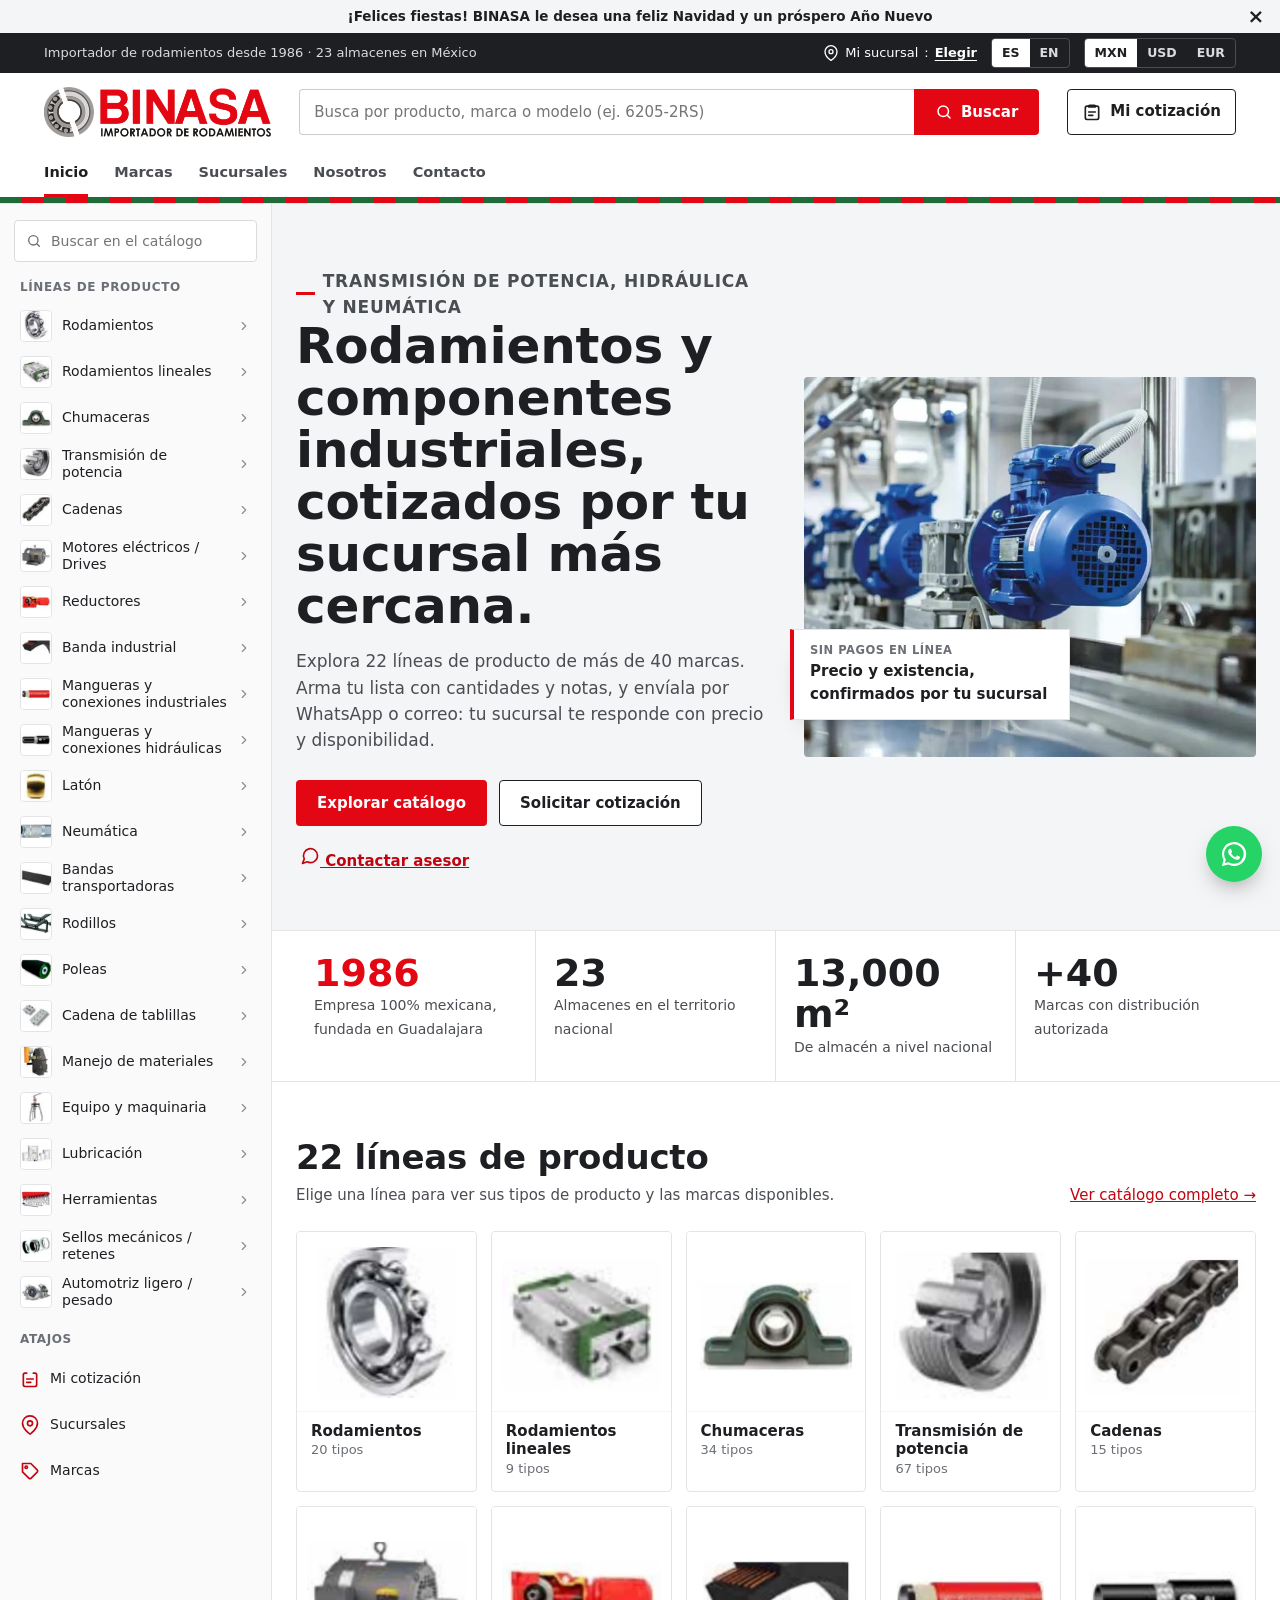
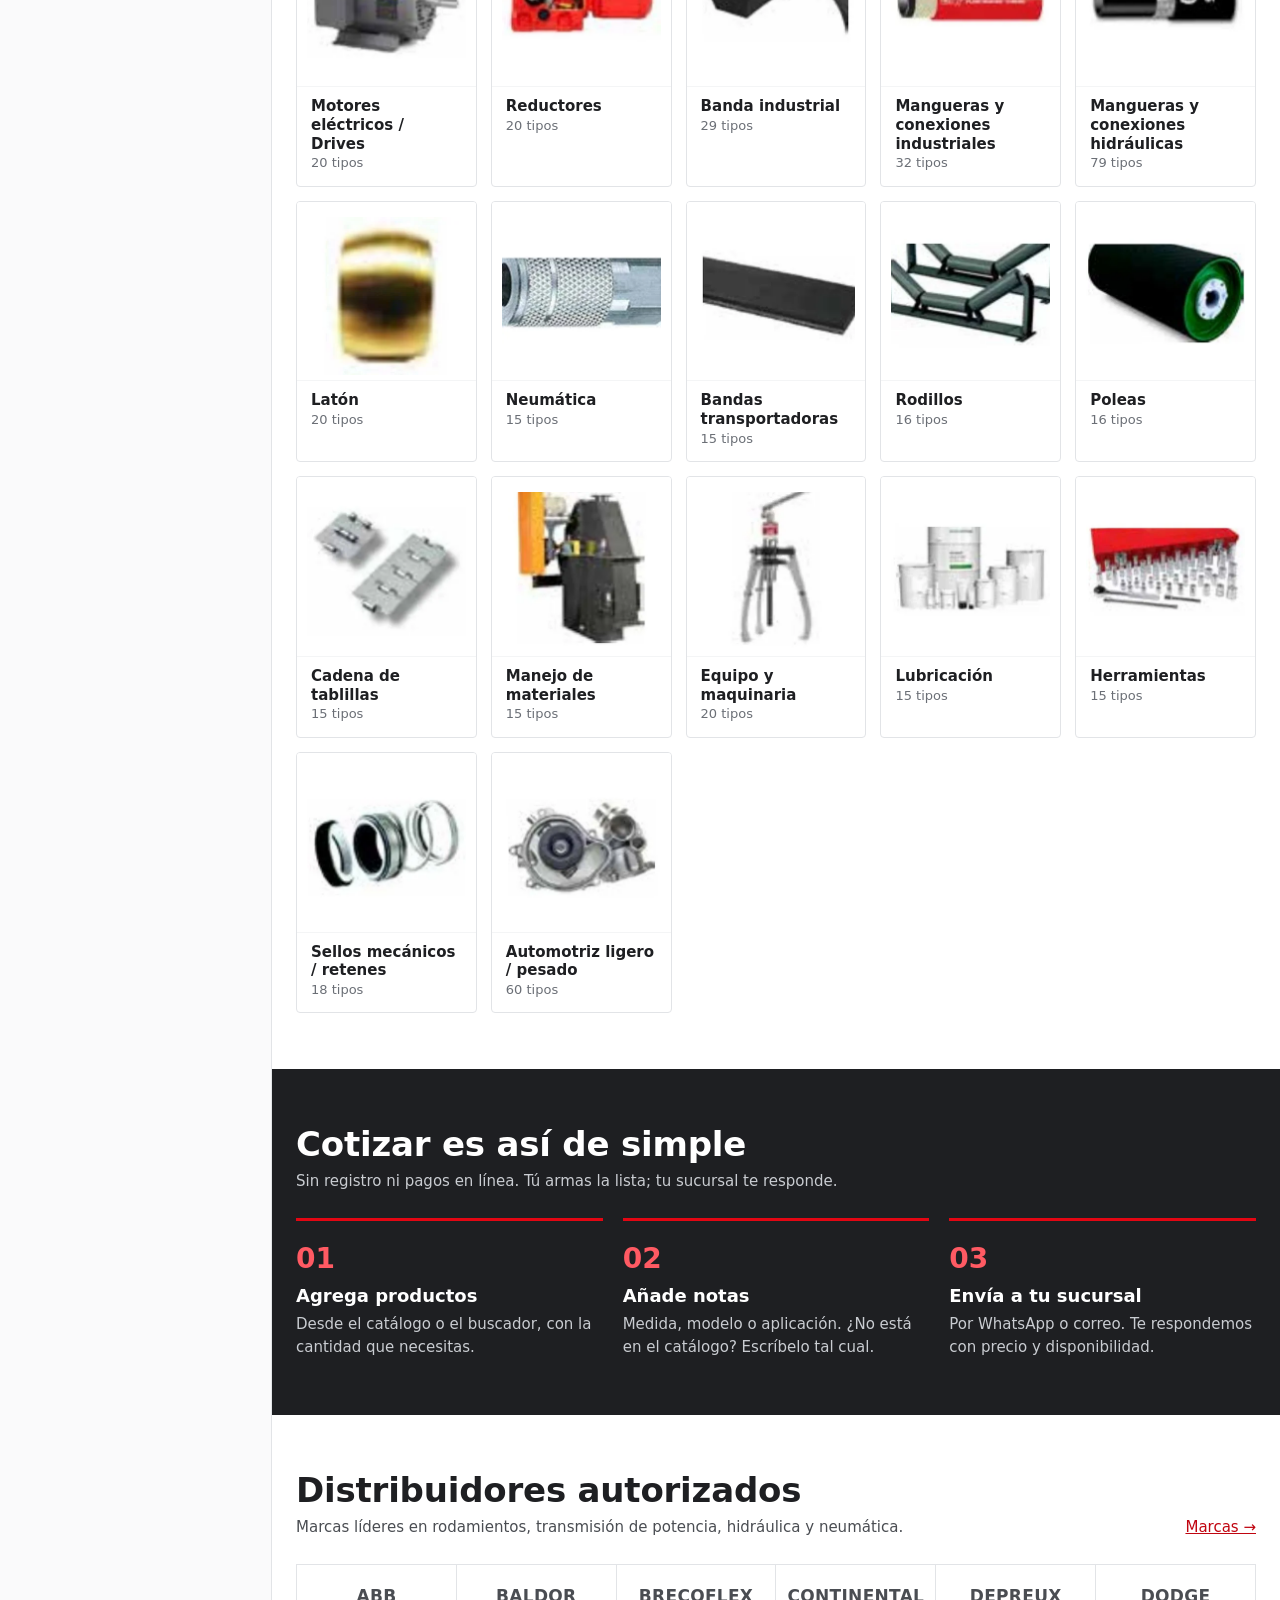
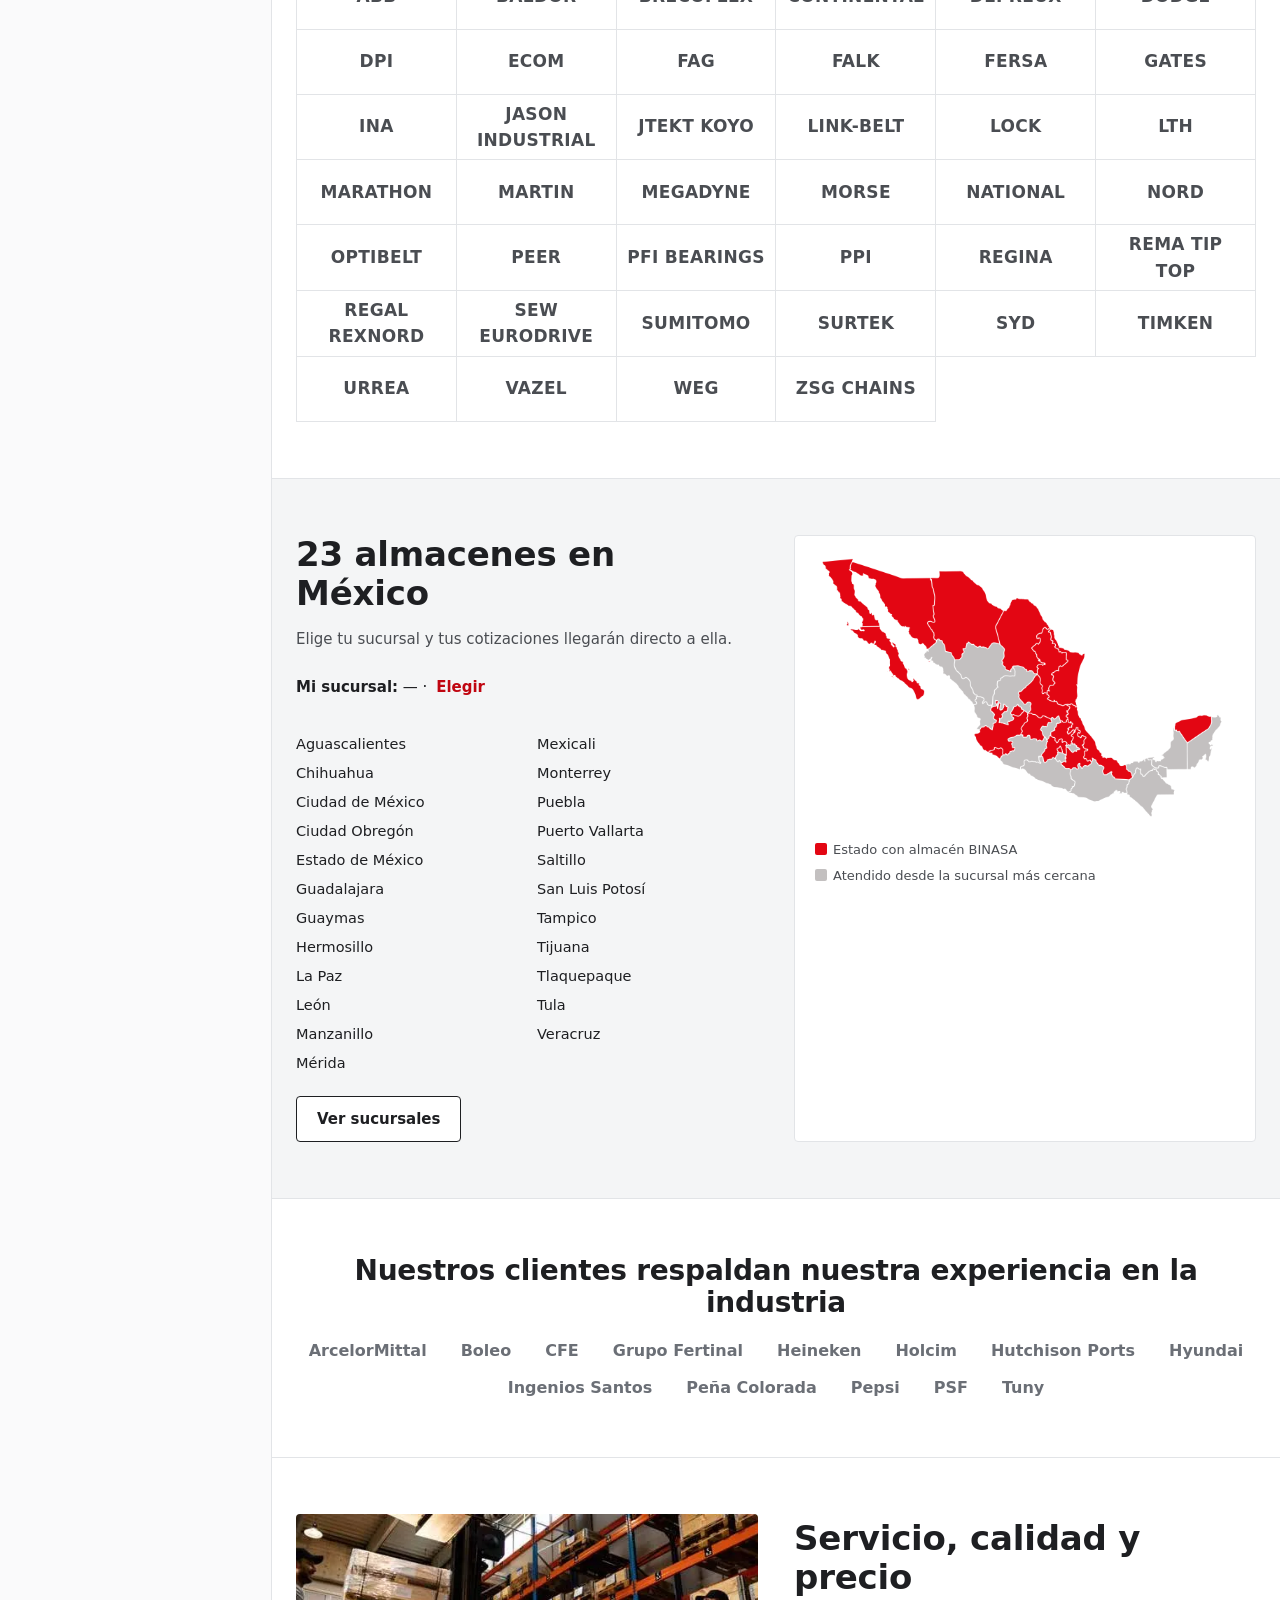
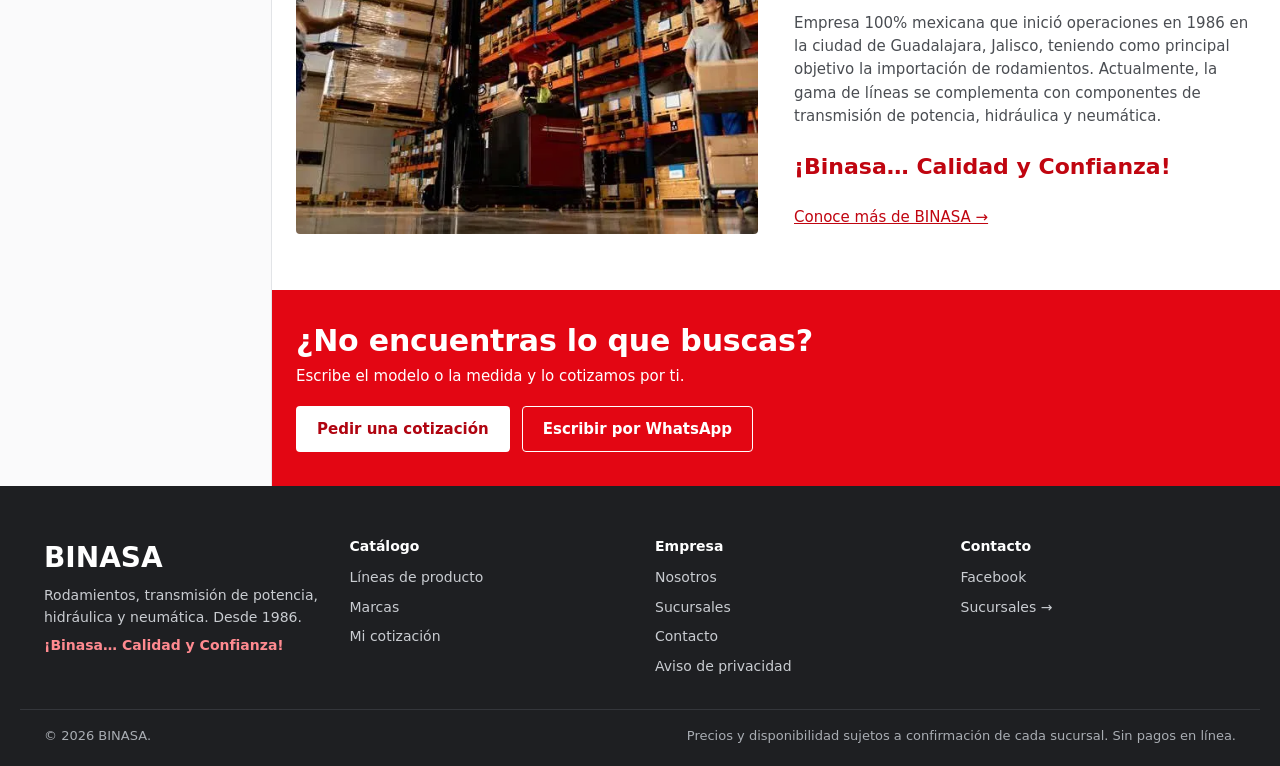
<file: index.html>
<!DOCTYPE html>
<html lang="es">
<head>
  <meta charset="UTF-8">
  <meta name="viewport" content="width=device-width, initial-scale=1">
  <title>BINASA | Rodamientos, transmisión de potencia, hidráulica y neumática</title>
  <meta name="description" content="BINASA, importador de rodamientos desde 1986. Catálogo de 22 líneas industriales: rodamientos, chumaceras, transmisión de potencia, motores, reductores, bandas, hidráulica y neumática. Cotiza en tu sucursal: 23 almacenes en México.">
  <meta name="theme-color" content="#E30613">
  <!-- Cuando el dominio esté definido, cambia DOMINIO por la dirección real (ej. https://www.binasa.com.mx/) -->
  <!-- <link rel="canonical" href="https://DOMINIO/"> -->
  <meta property="og:type" content="website">
  <meta property="og:site_name" content="BINASA">
  <meta property="og:title" content="BINASA | Rodamientos y componentes industriales">
  <meta property="og:description" content="Catálogo de 22 líneas industriales. Arma tu cotización y envíala a tu sucursal por WhatsApp.">
  <meta property="og:image" content="img/og-binasa.jpg">
  <meta property="og:locale" content="es_MX">
  <meta property="og:locale:alternate" content="en_US">
  <link rel="icon" type="image/png" href="img/favicon.png">
  <link rel="apple-touch-icon" href="img/apple-touch-icon.png">
  <link rel="stylesheet" href="index.css?v=1.0.0">
  <script type="application/ld+json">{"@context":"https://schema.org","@type":"Organization","name":"BINASA","description":"Importador de rodamientos, componentes de transmisión de potencia, hidráulica y neumática. Empresa 100% mexicana fundada en 1986 en Guadalajara, Jalisco.","foundingDate":"1986","foundingLocation":"Guadalajara, Jalisco, México","slogan":"¡Binasa… Calidad y Confianza!"}</script>
</head>
<body>
  <a class="saltar" href="#app" data-i18n="saltar">Saltar al contenido</a>

  <!-- BARRA SUPERIOR: sucursal, idioma, moneda -->
  <div class="util">
    <div class="wrap util-in">
      <span class="util-txt" data-i18n="util">Importador de rodamientos desde 1986 · 23 almacenes en México</span>
      <div class="util-acc">
        <button type="button" class="util-suc" data-abrir-sucursal>
          <svg viewBox="0 0 24 24" aria-hidden="true"><path d="M21 10c0 7-9 13-9 13s-9-6-9-13a9 9 0 0 1 18 0z"/><circle cx="12" cy="10" r="3"/></svg>
          <span data-i18n="miSucursal">Mi sucursal</span>: <b data-sucursal-nombre>—</b>
        </button>
        <div class="seg seg-osc" role="group" aria-label="Idioma / Language" data-seg="idioma">
          <button type="button" data-valor="es" lang="es">ES</button><button type="button" data-valor="en" lang="en">EN</button>
        </div>
        <div class="seg seg-osc" role="group" aria-label="Moneda" data-seg="moneda" data-i18n-aria="moneda"></div>
      </div>
    </div>
  </div>

  <!-- ENCABEZADO -->
  <header class="cab">
    <div class="wrap cab-in">
      <button type="button" class="cab-menu" data-abrir-cajon aria-controls="cajon" aria-expanded="false" data-i18n-aria="abrirLineas" aria-label="Abrir líneas de producto">
        <svg viewBox="0 0 24 24" aria-hidden="true"><path d="M4 6h16M4 12h16M4 18h16"/></svg>
      </button>
      <a href="#/" class="marca-logo" aria-label="BINASA, inicio">
        <img src="img/binasa-logo-450.png" alt="BINASA, importador de rodamientos" width="225" height="50">
      </a>
      <form class="busca" id="busca" role="search" autocomplete="off">
        <label for="buscaQ" class="sr" data-i18n="buscarProductos">Buscar productos</label>
        <input id="buscaQ" type="search" data-i18n-ph="buscaPh" placeholder="Busca por producto, marca o modelo (ej. 6205-2RS)" aria-controls="buscaSug" aria-expanded="false" aria-autocomplete="list">
        <button type="submit" class="btn btn-busca"><svg viewBox="0 0 24 24" aria-hidden="true"><circle cx="11" cy="11" r="7"/><path d="m20 20-3.5-3.5"/></svg><span data-i18n="buscar">Buscar</span></button>
        <div class="sug" id="buscaSug" role="listbox" hidden></div>
      </form>
      <a href="#/cotizacion" class="btn-cot">
        <svg viewBox="0 0 24 24" aria-hidden="true"><path d="M9 4h6a1 1 0 0 1 1 1v1H8V5a1 1 0 0 1 1-1z"/><path d="M8 5H6a2 2 0 0 0-2 2v12a2 2 0 0 0 2 2h12a2 2 0 0 0 2-2V7a2 2 0 0 0-2-2h-2M8 12h8M8 16h5"/></svg>
        <span class="btn-cot-txt" data-i18n="miCotizacion">Mi cotización</span>
        <span class="contador" data-contador hidden>0</span>
      </a>
    </div>
    <nav class="wrap nav" aria-label="Principal">
      <a href="#/" data-ruta="inicio" data-i18n="inicio">Inicio</a>
      <a href="#/marcas" data-ruta="marcas" data-i18n="marcas">Marcas</a>
      <a href="#/sucursales" data-ruta="sucursales" data-i18n="sucursales">Sucursales</a>
      <a href="#/nosotros" data-ruta="nosotros" data-i18n="nosotros">Nosotros</a>
      <a href="#/contacto" data-ruta="contacto" data-i18n="contacto">Contacto</a>
    </nav>
  </header>

  <div class="cuerpo">
    <!-- MENÚ LATERAL DE LÍNEAS (lo llena index.js) -->
    <aside class="lat" id="lateral" aria-label="Líneas de producto" data-i18n-aria="lineasProducto"></aside>
    <!-- Panel con los tipos de una línea (escritorio) -->
    <section class="volado" id="volado" hidden aria-live="polite"></section>
    <div class="velo" id="velo" hidden></div>

    <main id="app" tabindex="-1">
      <noscript>
        <div class="wrap" style="padding:40px 0">
          <h1>BINASA — Rodamientos, transmisión de potencia, hidráulica y neumática</h1>
          <p>Empresa 100% mexicana, desde 1986. 22 líneas de producto y 23 almacenes en México. Activa JavaScript para ver el catálogo y armar tu cotización.</p>
        </div>
      </noscript>
    </main>
  </div>

  <!-- PIE -->
  <footer class="pie">
    <div class="wrap pie-in">
      <div class="pie-marca">
        <p class="pie-nombre">BINASA</p>
        <p data-i18n="pieTxt">Rodamientos, transmisión de potencia, hidráulica y neumática. Desde 1986.</p>
        <p class="pie-lema">¡Binasa… Calidad y Confianza!</p>
      </div>
      <nav aria-label="Catálogo">
        <p class="pie-tit" data-i18n="catalogo">Catálogo</p>
        <a href="#/lineas" data-i18n="lineasProducto">Líneas de producto</a>
        <a href="#/marcas" data-i18n="marcas">Marcas</a>
        <a href="#/cotizacion" data-i18n="miCotizacion">Mi cotización</a>
      </nav>
      <nav aria-label="Empresa">
        <p class="pie-tit" data-i18n="empresa">Empresa</p>
        <a href="#/nosotros" data-i18n="nosotros">Nosotros</a>
        <a href="#/sucursales" data-i18n="sucursales">Sucursales</a>
        <a href="#/contacto" data-i18n="contacto">Contacto</a>
        <a href="#/aviso-privacidad" data-i18n="aviso">Aviso de privacidad</a>
      </nav>
      <div>
        <p class="pie-tit" data-i18n="contacto">Contacto</p>
        <div id="pieContacto"></div>
      </div>
    </div>
    <div class="wrap pie-bajo">
      <span>© <span id="anio">2026</span> BINASA.</span>
      <span data-i18n="pieNota">Precios y disponibilidad sujetos a confirmación de cada sucursal. Sin pagos en línea.</span>
    </div>
  </footer>

  <!-- MENÚ MÓVIL -->
  <nav class="cajon" id="cajon" aria-label="Menú" hidden></nav>

  <!-- BARRA INFERIOR EN TELÉFONOS -->
  <nav class="bb" aria-label="Navegación rápida">
    <a href="#/" data-bb="inicio"><svg viewBox="0 0 24 24" aria-hidden="true"><path d="M3 10.5 12 3l9 7.5V20a1 1 0 0 1-1 1h-5v-6H9v6H4a1 1 0 0 1-1-1z"/></svg><span data-i18n="inicio">Inicio</span></a>
    <button type="button" data-abrir-cajon aria-controls="cajon" aria-expanded="false"><svg viewBox="0 0 24 24" aria-hidden="true"><rect x="3" y="3" width="7" height="7"/><rect x="14" y="3" width="7" height="7"/><rect x="3" y="14" width="7" height="7"/><rect x="14" y="14" width="7" height="7"/></svg><span data-i18n="lineas">Líneas</span></button>
    <button type="button" data-bb="buscar"><svg viewBox="0 0 24 24" aria-hidden="true"><circle cx="11" cy="11" r="7"/><path d="m20 20-3.5-3.5"/></svg><span data-i18n="buscar">Buscar</span></button>
    <a href="#/cotizacion" data-bb="cotizacion"><svg viewBox="0 0 24 24" aria-hidden="true"><path d="M8 5H6a2 2 0 0 0-2 2v12a2 2 0 0 0 2 2h12a2 2 0 0 0 2-2V7a2 2 0 0 0-2-2h-2M8 12h8M8 16h5"/></svg><span data-i18n="cotizacion">Cotización</span><b class="contador" data-contador hidden>0</b></a>
    <a href="#/sucursales" data-bb="sucursales"><svg viewBox="0 0 24 24" aria-hidden="true"><path d="M21 10c0 7-9 13-9 13s-9-6-9-13a9 9 0 0 1 18 0z"/><circle cx="12" cy="10" r="3"/></svg><span data-i18n="sucursales">Sucursales</span></a>
  </nav>

  <!-- ELEGIR SUCURSAL -->
  <dialog class="dlg" id="dlgSucursal" aria-labelledby="dlgSucTit">
    <div class="dlg-cab">
      <h2 id="dlgSucTit" data-i18n="eligeSucursal">Elige tu sucursal</h2>
      <button type="button" class="dlg-x" data-cerrar aria-label="Cerrar" data-i18n-aria="cerrar">×</button>
    </div>
    <p class="dlg-sub" data-i18n="eligeSucursalTxt">Tus cotizaciones se enviarán a esta sucursal. La recordamos mientras navegas.</p>
    <label for="sucQ" class="sr" data-i18n="buscarSucursal">Buscar sucursal</label>
    <input id="sucQ" type="search" class="campo" data-i18n-ph="sucPh" placeholder="Escribe tu ciudad o estado">
    <ul class="suc-ops" id="sucOps"></ul>
  </dialog>

  <div class="aviso-toast" id="toast" role="status" aria-live="polite" hidden></div>

  <a class="wa-fab" id="waFab" href="https://wa.me/" target="_blank" rel="noopener" aria-label="Escríbenos por WhatsApp">
    <svg viewBox="0 0 32 32" aria-hidden="true"><path d="M16 3.2A12.8 12.8 0 0 0 4.8 22.2L3.2 28.8l6.8-1.6A12.8 12.8 0 1 0 16 3.2zm0 23.2a10.4 10.4 0 0 1-5.3-1.4l-.4-.2-4 .9 1-3.9-.3-.4A10.4 10.4 0 1 1 16 26.4zm5.7-7.8c-.3-.2-1.8-.9-2.1-1s-.5-.2-.7.2-.8 1-1 1.2-.4.2-.7.1a8.5 8.5 0 0 1-4.2-3.7c-.3-.5.3-.5.9-1.6.1-.2 0-.4 0-.5l-1-2.3c-.2-.6-.5-.5-.7-.5h-.6a1.2 1.2 0 0 0-.8.4 3.5 3.5 0 0 0-1.1 2.6 6 6 0 0 0 1.3 3.2 13.8 13.8 0 0 0 5.3 4.7c2 .8 2.8.9 3.8.7a3.2 3.2 0 0 0 2.1-1.5 2.6 2.6 0 0 0 .2-1.5c-.1-.1-.3-.2-.7-.4z"/></svg>
  </a>

  <script src="promos.js?v=1.0.0"></script>
  <script src="contenido.js?v=1.0.0"></script>
  <script src="index.js?v=1.0.0"></script>
</body>
</html>
</file>
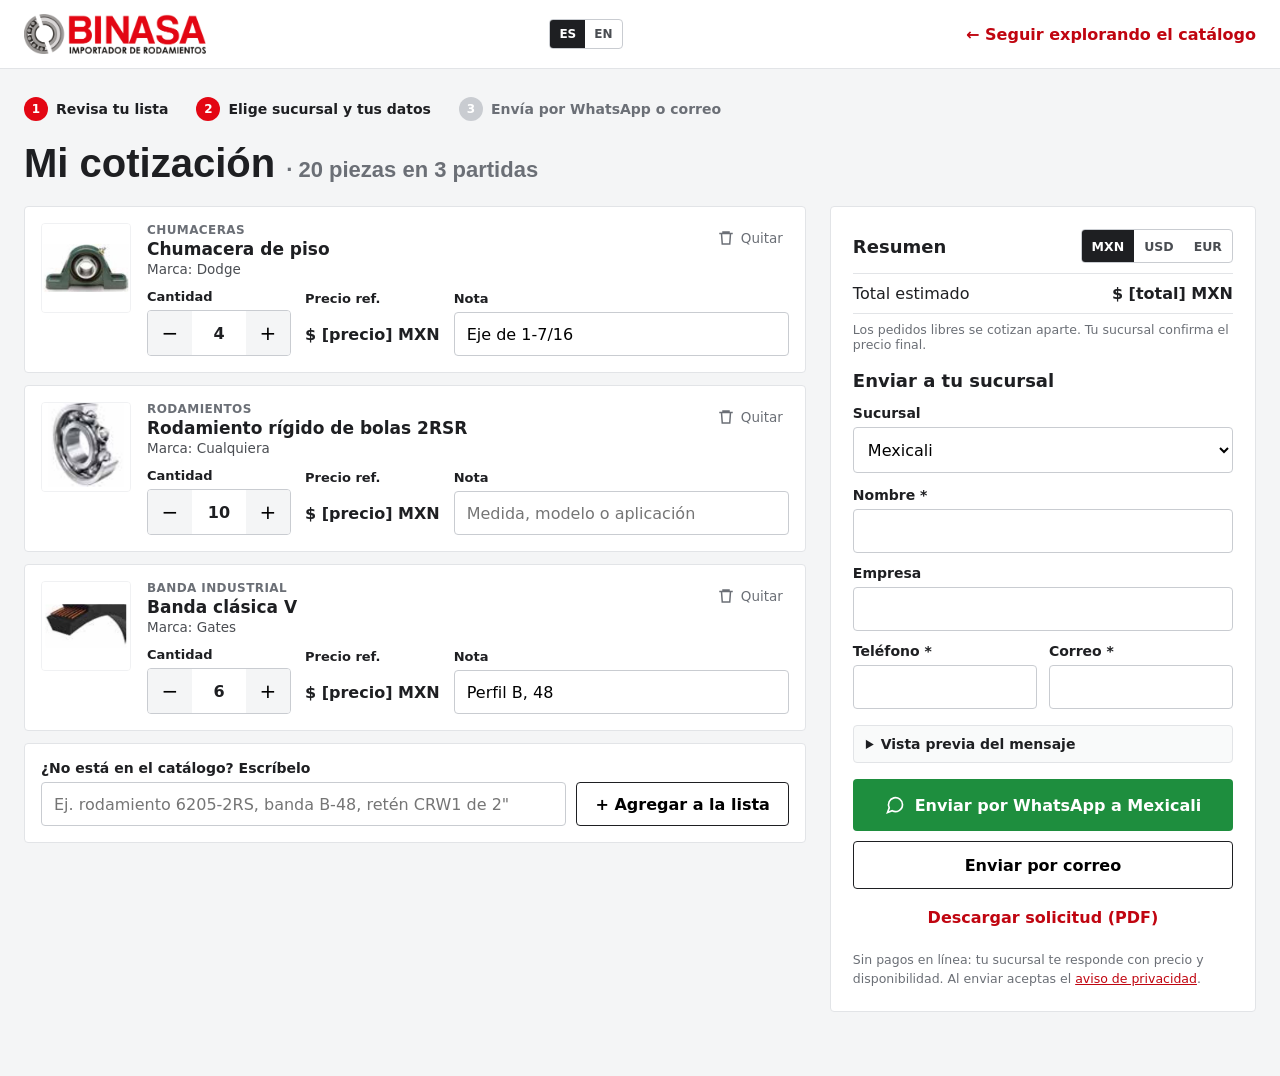
<file: BINASA-propuesta-diseno/html/Cotizacion.html>
<!doctype html><html lang="es"><head><meta charset="utf-8"><meta name="viewport" content="width=device-width, initial-scale=1"><title>BINASA · Mi cotización</title>

<style>
body{margin:0;background:#F4F5F6}
a{color:#C00510}a:hover{color:#8F0410}
.bx-btn:hover{background:#C00510 !important}
.bx-wa:hover{background:#17773A !important}
.bx-del:hover{color:#C00510 !important}
a:focus-visible,button:focus-visible,input:focus-visible,textarea:focus-visible,select:focus-visible{outline:3px solid #1F6FEB;outline-offset:2px}
</style>
<style>*{font-family:inherit}</style></head><body>

<div style="font-family: Inter, system-ui, sans-serif; color: #1E1F22; background: #F4F5F6; min-height: 100%">

<header style="border-bottom: 1px solid #E2E4E7; background: #ffffff">
<div style="max-width: 1240px; margin: 0 auto; padding: 14px 24px; display: flex; flex-wrap: wrap; gap: 14px 28px; align-items: center; justify-content: space-between">
<a href="Main.html" style="display: flex; align-items: center; gap: 10px; text-decoration: none" aria-label="BINASA, inicio">
<img src="../assets/binasa-logo.png" alt="BINASA, importador de rodamientos" style="height: 40px; width: auto; display: block">
</a>
<div role="group" aria-label="Idioma" style="display: inline-flex; border: 1px solid #C9CCD1; border-radius: 4px; overflow: hidden"><button type="button" aria-pressed="true" style="height: 28px; padding: 0 9px; border: 0; background: #1E1F22; color: #ffffff; font: inherit; font-size: 12px; font-weight: 700; cursor: pointer">ES</button><button type="button" aria-pressed="false" style="height: 28px; padding: 0 9px; border: 0; background: transparent; color: #4A4D52; font: inherit; font-size: 12px; font-weight: 700; cursor: pointer">EN</button></div>
<a href="Linea.html" style="font-weight: 600; text-decoration: none">← Seguir explorando el catálogo</a>
</div>
</header>

<main style="max-width: 1240px; margin: 0 auto; padding: 28px 24px 64px">
<ol aria-label="Pasos" style="list-style: none; margin: 0 0 20px; padding: 0; display: flex; flex-wrap: wrap; gap: 8px 28px; font-size: 14px; font-weight: 600; color: #6B6F76">
<li style="color: #1E1F22; display: flex; gap: 8px; align-items: center"><span style="width: 24px; height: 24px; border-radius: 999px; background: #E30613; color: #fff; display: inline-flex; align-items: center; justify-content: center; font-size: 12px">1</span>Revisa tu lista</li>
<li style="color: #1E1F22; display: flex; gap: 8px; align-items: center"><span style="width: 24px; height: 24px; border-radius: 999px; background: #E30613; color: #fff; display: inline-flex; align-items: center; justify-content: center; font-size: 12px">2</span>Elige sucursal y tus datos</li>
<li style="display: flex; gap: 8px; align-items: center"><span style="width: 24px; height: 24px; border-radius: 999px; background: #C9CCD1; color: #fff; display: inline-flex; align-items: center; justify-content: center; font-size: 12px">3</span>Envía por WhatsApp o correo</li>
</ol>
<h1 style="margin: 0 0 20px; font-family: 'Barlow Semi Condensed','Inter Display',sans-serif; font-weight: 700; font-size: 40px">Mi cotización <span style="font-size: 22px; color: #6B6F76; font-weight: 600">· 20 piezas en 3 partidas</span></h1>

<div style="display: flex; flex-wrap: wrap; gap: 24px; align-items: flex-start">
<section aria-label="Productos" style="flex: 999 1 620px; min-width: 0; display: flex; flex-direction: column; gap: 12px">

<article style="background: #ffffff; border: 1px solid #E2E4E7; border-radius: 4px; padding: 16px; display: flex; flex-wrap: wrap; gap: 16px">
<img src="../assets/chumacera-piso.jpg" alt="" style="width: 88px; height: 88px; object-fit: contain; border: 1px solid #F0F1F3; border-radius: 4px; flex: none">

<div style="flex: 1 1 260px; min-width: 0">
<div style="display: flex; gap: 12px; justify-content: space-between; align-items: flex-start">
<div>
<p style="margin: 0; font-size: 12px; font-weight: 700; color: #6B6F76; text-transform: uppercase; letter-spacing: .4px">Chumaceras</p>
<h2 style="margin: 2px 0 0; font-size: 17px">Chumacera de piso</h2>
<p style="margin: 2px 0 0; font-size: 13.5px; color: #4A4D52">Marca: Dodge</p>
</div>
<button type="button" class="bx-del" aria-label="Quitar Chumacera de piso" style="border: 0; background: none; color: #6B6F76; cursor: pointer; display: flex; gap: 6px; align-items: center; font: inherit; font-size: 13.5px; padding: 6px"><svg width="18" height="18" viewBox="0 0 24 24" fill="none" stroke="currentColor" stroke-width="2" aria-hidden="true"><path d="M3 6h18M8 6V4h8v2M6 6l1 14h10l1-14"></path></svg>Quitar</button>
</div>
<div style="display: flex; flex-wrap: wrap; gap: 14px; margin-top: 12px; align-items: flex-end">
<div>
<span style="display: block; font-size: 13px; font-weight: 600; margin-bottom: 6px">Cantidad</span>
<div style="display: inline-flex; border: 1.5px solid #C9CCD1; border-radius: 4px; overflow: hidden">
<button type="button" aria-label="Menos" style="width: 44px; height: 44px; border: 0; background: #F4F5F6; font-size: 20px; cursor: pointer">−</button>
<span style="min-width: 54px; height: 44px; display: inline-flex; align-items: center; justify-content: center; font-weight: 600; font-size: 16px">4</span>
<button type="button" aria-label="Más" style="width: 44px; height: 44px; border: 0; background: #F4F5F6; font-size: 20px; cursor: pointer">+</button>
</div>
</div>
<div style="min-width: 120px"><span style="display: block; font-size: 13px; font-weight: 600; margin-bottom: 6px">Precio ref.</span><span style="display: inline-flex; height: 44px; align-items: center; font-weight: 700">$ [precio] MXN</span></div>
<label style="flex: 1 1 220px; min-width: 0"><span style="display: block; font-size: 13px; font-weight: 600; margin-bottom: 6px">Nota</span>
<input type="text" value="Eje de 1-7/16"" placeholder="Medida, modelo o aplicación" style="width: 100%; box-sizing: border-box; height: 44px; padding: 0 12px; border: 1.5px solid #C9CCD1; border-radius: 4px; font: inherit"></label>
</div>
</div>
</article>

<article style="background: #ffffff; border: 1px solid #E2E4E7; border-radius: 4px; padding: 16px; display: flex; flex-wrap: wrap; gap: 16px">
<img src="../assets/rodamiento.jpg" alt="" style="width: 88px; height: 88px; object-fit: contain; border: 1px solid #F0F1F3; border-radius: 4px; flex: none">

<div style="flex: 1 1 260px; min-width: 0">
<div style="display: flex; gap: 12px; justify-content: space-between; align-items: flex-start">
<div>
<p style="margin: 0; font-size: 12px; font-weight: 700; color: #6B6F76; text-transform: uppercase; letter-spacing: .4px">Rodamientos</p>
<h2 style="margin: 2px 0 0; font-size: 17px">Rodamiento rígido de bolas 2RSR</h2>
<p style="margin: 2px 0 0; font-size: 13.5px; color: #4A4D52">Marca: Cualquiera</p>
</div>
<button type="button" class="bx-del" aria-label="Quitar Rodamiento rígido de bolas 2RSR" style="border: 0; background: none; color: #6B6F76; cursor: pointer; display: flex; gap: 6px; align-items: center; font: inherit; font-size: 13.5px; padding: 6px"><svg width="18" height="18" viewBox="0 0 24 24" fill="none" stroke="currentColor" stroke-width="2" aria-hidden="true"><path d="M3 6h18M8 6V4h8v2M6 6l1 14h10l1-14"></path></svg>Quitar</button>
</div>
<div style="display: flex; flex-wrap: wrap; gap: 14px; margin-top: 12px; align-items: flex-end">
<div>
<span style="display: block; font-size: 13px; font-weight: 600; margin-bottom: 6px">Cantidad</span>
<div style="display: inline-flex; border: 1.5px solid #C9CCD1; border-radius: 4px; overflow: hidden">
<button type="button" aria-label="Menos" style="width: 44px; height: 44px; border: 0; background: #F4F5F6; font-size: 20px; cursor: pointer">−</button>
<span style="min-width: 54px; height: 44px; display: inline-flex; align-items: center; justify-content: center; font-weight: 600; font-size: 16px">10</span>
<button type="button" aria-label="Más" style="width: 44px; height: 44px; border: 0; background: #F4F5F6; font-size: 20px; cursor: pointer">+</button>
</div>
</div>
<div style="min-width: 120px"><span style="display: block; font-size: 13px; font-weight: 600; margin-bottom: 6px">Precio ref.</span><span style="display: inline-flex; height: 44px; align-items: center; font-weight: 700">$ [precio] MXN</span></div>
<label style="flex: 1 1 220px; min-width: 0"><span style="display: block; font-size: 13px; font-weight: 600; margin-bottom: 6px">Nota</span>
<input type="text" value="" placeholder="Medida, modelo o aplicación" style="width: 100%; box-sizing: border-box; height: 44px; padding: 0 12px; border: 1.5px solid #C9CCD1; border-radius: 4px; font: inherit"></label>
</div>
</div>
</article>

<article style="background: #ffffff; border: 1px solid #E2E4E7; border-radius: 4px; padding: 16px; display: flex; flex-wrap: wrap; gap: 16px">
<img src="../assets/banda.jpg" alt="" style="width: 88px; height: 88px; object-fit: contain; border: 1px solid #F0F1F3; border-radius: 4px; flex: none">

<div style="flex: 1 1 260px; min-width: 0">
<div style="display: flex; gap: 12px; justify-content: space-between; align-items: flex-start">
<div>
<p style="margin: 0; font-size: 12px; font-weight: 700; color: #6B6F76; text-transform: uppercase; letter-spacing: .4px">Banda industrial</p>
<h2 style="margin: 2px 0 0; font-size: 17px">Banda clásica V</h2>
<p style="margin: 2px 0 0; font-size: 13.5px; color: #4A4D52">Marca: Gates</p>
</div>
<button type="button" class="bx-del" aria-label="Quitar Banda clásica V" style="border: 0; background: none; color: #6B6F76; cursor: pointer; display: flex; gap: 6px; align-items: center; font: inherit; font-size: 13.5px; padding: 6px"><svg width="18" height="18" viewBox="0 0 24 24" fill="none" stroke="currentColor" stroke-width="2" aria-hidden="true"><path d="M3 6h18M8 6V4h8v2M6 6l1 14h10l1-14"></path></svg>Quitar</button>
</div>
<div style="display: flex; flex-wrap: wrap; gap: 14px; margin-top: 12px; align-items: flex-end">
<div>
<span style="display: block; font-size: 13px; font-weight: 600; margin-bottom: 6px">Cantidad</span>
<div style="display: inline-flex; border: 1.5px solid #C9CCD1; border-radius: 4px; overflow: hidden">
<button type="button" aria-label="Menos" style="width: 44px; height: 44px; border: 0; background: #F4F5F6; font-size: 20px; cursor: pointer">−</button>
<span style="min-width: 54px; height: 44px; display: inline-flex; align-items: center; justify-content: center; font-weight: 600; font-size: 16px">6</span>
<button type="button" aria-label="Más" style="width: 44px; height: 44px; border: 0; background: #F4F5F6; font-size: 20px; cursor: pointer">+</button>
</div>
</div>
<div style="min-width: 120px"><span style="display: block; font-size: 13px; font-weight: 600; margin-bottom: 6px">Precio ref.</span><span style="display: inline-flex; height: 44px; align-items: center; font-weight: 700">$ [precio] MXN</span></div>
<label style="flex: 1 1 220px; min-width: 0"><span style="display: block; font-size: 13px; font-weight: 600; margin-bottom: 6px">Nota</span>
<input type="text" value="Perfil B, 48"" placeholder="Medida, modelo o aplicación" style="width: 100%; box-sizing: border-box; height: 44px; padding: 0 12px; border: 1.5px solid #C9CCD1; border-radius: 4px; font: inherit"></label>
</div>
</div>
</article>



<form style="background: #ffffff; border: 1px solid #E2E4E7; border-radius: 4px; padding: 16px; display: flex; flex-wrap: wrap; gap: 10px; align-items: flex-end">
<label style="flex: 1 1 300px; min-width: 0"><span style="display: block; font-weight: 600; font-size: 14px; margin-bottom: 6px">¿No está en el catálogo? Escríbelo</span>
<input type="text" value="" placeholder="Ej. rodamiento 6205-2RS, banda B-48, retén CRW1 de 2&quot;" style="width: 100%; box-sizing: border-box; height: 44px; padding: 0 12px; border: 1.5px solid #C9CCD1; border-radius: 4px; font: inherit"></label>
<button type="submit" style="height: 44px; padding: 0 18px; border: 1.5px solid #1E1F22; background: #ffffff; border-radius: 4px; font: inherit; font-weight: 600; cursor: pointer">+ Agregar a la lista</button>
</form>
</section>

<aside aria-label="Enviar cotización" style="flex: 1 1 380px; min-width: 0; background: #ffffff; border: 1px solid #E2E4E7; border-radius: 4px; padding: 22px">
<div style="display: flex; justify-content: space-between; align-items: center; gap: 10px; margin-bottom: 10px"><h2 style="margin: 0; font-size: 18px">Resumen</h2>
<div role="group" aria-label="Moneda" style="display: inline-flex; border: 1px solid #C9CCD1; border-radius: 4px; overflow: hidden">
<button type="button" aria-pressed="true" style="height: 32px; padding: 0 10px; border: 0; background: #1E1F22; color: #ffffff; font: inherit; font-size: 12.5px; font-weight: 700; cursor: pointer">MXN</button><button type="button" aria-pressed="false" style="height: 32px; padding: 0 10px; border: 0; background: transparent; color: #4A4D52; font: inherit; font-size: 12.5px; font-weight: 700; cursor: pointer">USD</button><button type="button" aria-pressed="false" style="height: 32px; padding: 0 10px; border: 0; background: transparent; color: #4A4D52; font: inherit; font-size: 12.5px; font-weight: 700; cursor: pointer">EUR</button>
</div></div>
<div style="display: flex; justify-content: space-between; padding: 10px 0; border-top: 1px solid #E2E4E7; border-bottom: 1px solid #E2E4E7; margin-bottom: 18px"><span>Total estimado</span><b>$ [total] MXN</b></div>
<p style="margin: -10px 0 18px; font-size: 12.5px; color: #6B6F76">Los pedidos libres se cotizan aparte. Tu sucursal confirma el precio final.</p>
<h2 style="margin: 0 0 14px; font-size: 18px">Enviar a tu sucursal</h2>
<label style="display: block"><span style="display: block; font-weight: 600; font-size: 14px; margin-bottom: 6px">Sucursal</span>
<select value="Mexicali" style="width: 100%; height: 46px; padding: 0 10px; border: 1.5px solid #C9CCD1; border-radius: 4px; font: inherit; background: #fff">
<option value="Aguascalientes">Aguascalientes</option><option value="Chihuahua">Chihuahua</option><option value="Ciudad de México">Ciudad de México</option><option value="Ciudad Obregón">Ciudad Obregón</option><option value="Estado de México">Estado de México</option><option value="Guadalajara">Guadalajara</option><option value="Guaymas">Guaymas</option><option value="Hermosillo">Hermosillo</option><option value="La Paz">La Paz</option><option value="León">León</option><option value="Manzanillo">Manzanillo</option><option value="Mérida">Mérida</option><option value="Mexicali" selected>Mexicali</option><option value="Monterrey">Monterrey</option><option value="Puebla">Puebla</option><option value="Puerto Vallarta">Puerto Vallarta</option><option value="Saltillo">Saltillo</option><option value="San Luis Potosí">San Luis Potosí</option><option value="Tampico">Tampico</option><option value="Tijuana">Tijuana</option><option value="Tlaquepaque">Tlaquepaque</option><option value="Tula">Tula</option><option value="Veracruz">Veracruz</option>
</select></label>
<div style="display: grid; grid-template-columns: repeat(2, minmax(0, 1fr)); gap: 12px; margin-top: 14px">
<label style="grid-column: 1 / -1"><span style="display: block; font-weight: 600; font-size: 14px; margin-bottom: 6px">Nombre *</span><input type="text" autocomplete="name" value="" style="width: 100%; box-sizing: border-box; height: 44px; padding: 0 12px; border: 1.5px solid #C9CCD1; border-radius: 4px; font: inherit"></label>
<label style="grid-column: 1 / -1"><span style="display: block; font-weight: 600; font-size: 14px; margin-bottom: 6px">Empresa</span><input type="text" autocomplete="organization" value="" style="width: 100%; box-sizing: border-box; height: 44px; padding: 0 12px; border: 1.5px solid #C9CCD1; border-radius: 4px; font: inherit"></label>
<label><span style="display: block; font-weight: 600; font-size: 14px; margin-bottom: 6px">Teléfono *</span><input type="tel" autocomplete="tel" value="" style="width: 100%; box-sizing: border-box; height: 44px; padding: 0 12px; border: 1.5px solid #C9CCD1; border-radius: 4px; font: inherit"></label>
<label><span style="display: block; font-weight: 600; font-size: 14px; margin-bottom: 6px">Correo *</span><input type="email" autocomplete="email" value="" style="width: 100%; box-sizing: border-box; height: 44px; padding: 0 12px; border: 1.5px solid #C9CCD1; border-radius: 4px; font: inherit"></label>
</div>

<details style="margin-top: 16px; border: 1px solid #E2E4E7; border-radius: 4px; background: #F9FAFA">
<summary style="cursor: pointer; padding: 10px 12px; font-weight: 600; font-size: 14px">Vista previa del mensaje</summary>
<pre style="margin: 0; padding: 0 12px 12px; white-space: pre-wrap; font: 13px/1.5 Inter, system-ui, sans-serif; color: #4A4D52">Hola, BINASA Mexicali. Solicito cotización en MXN de:
1. Chumacera de piso (Dodge) × 4 — Eje de 1-7/16"
2. Rodamiento rígido de bolas 2RSR × 10
3. Banda clásica V (Gates) × 6 — Perfil B, 48"

Nombre: —
Empresa: —
Teléfono: —
Correo: —</pre>
</details>

<a href="#whatsapp" class="bx-wa" style="margin-top: 16px; display: flex; align-items: center; justify-content: center; gap: 10px; height: 52px; background: #1E8E3E; color: #ffffff; border-radius: 4px; text-decoration: none; font-weight: 600; font-size: 16px"><svg width="20" height="20" viewBox="0 0 24 24" fill="none" stroke="currentColor" stroke-width="2" aria-hidden="true"><path d="M21 11.5a8.4 8.4 0 0 1-12.4 7.4L3 21l2.1-5.6A8.4 8.4 0 1 1 21 11.5z"></path></svg>Enviar por WhatsApp a Mexicali</a>
<button type="button" style="margin-top: 10px; width: 100%; height: 48px; border: 1.5px solid #1E1F22; background: #fff; border-radius: 4px; font: inherit; font-weight: 600; cursor: pointer">Enviar por correo</button>
<button type="button" style="margin-top: 6px; width: 100%; height: 44px; border: 0; background: none; color: #C00510; font: inherit; font-weight: 600; cursor: pointer">Descargar solicitud (PDF)</button>
<p style="margin: 12px 0 0; font-size: 12.5px; color: #6B6F76; line-height: 1.5">Sin pagos en línea: tu sucursal te responde con precio y disponibilidad. Al enviar aceptas el <a href="#aviso">aviso de privacidad</a>.</p>
</aside>
</div>
</main>
</div>
</body></html>
</file>
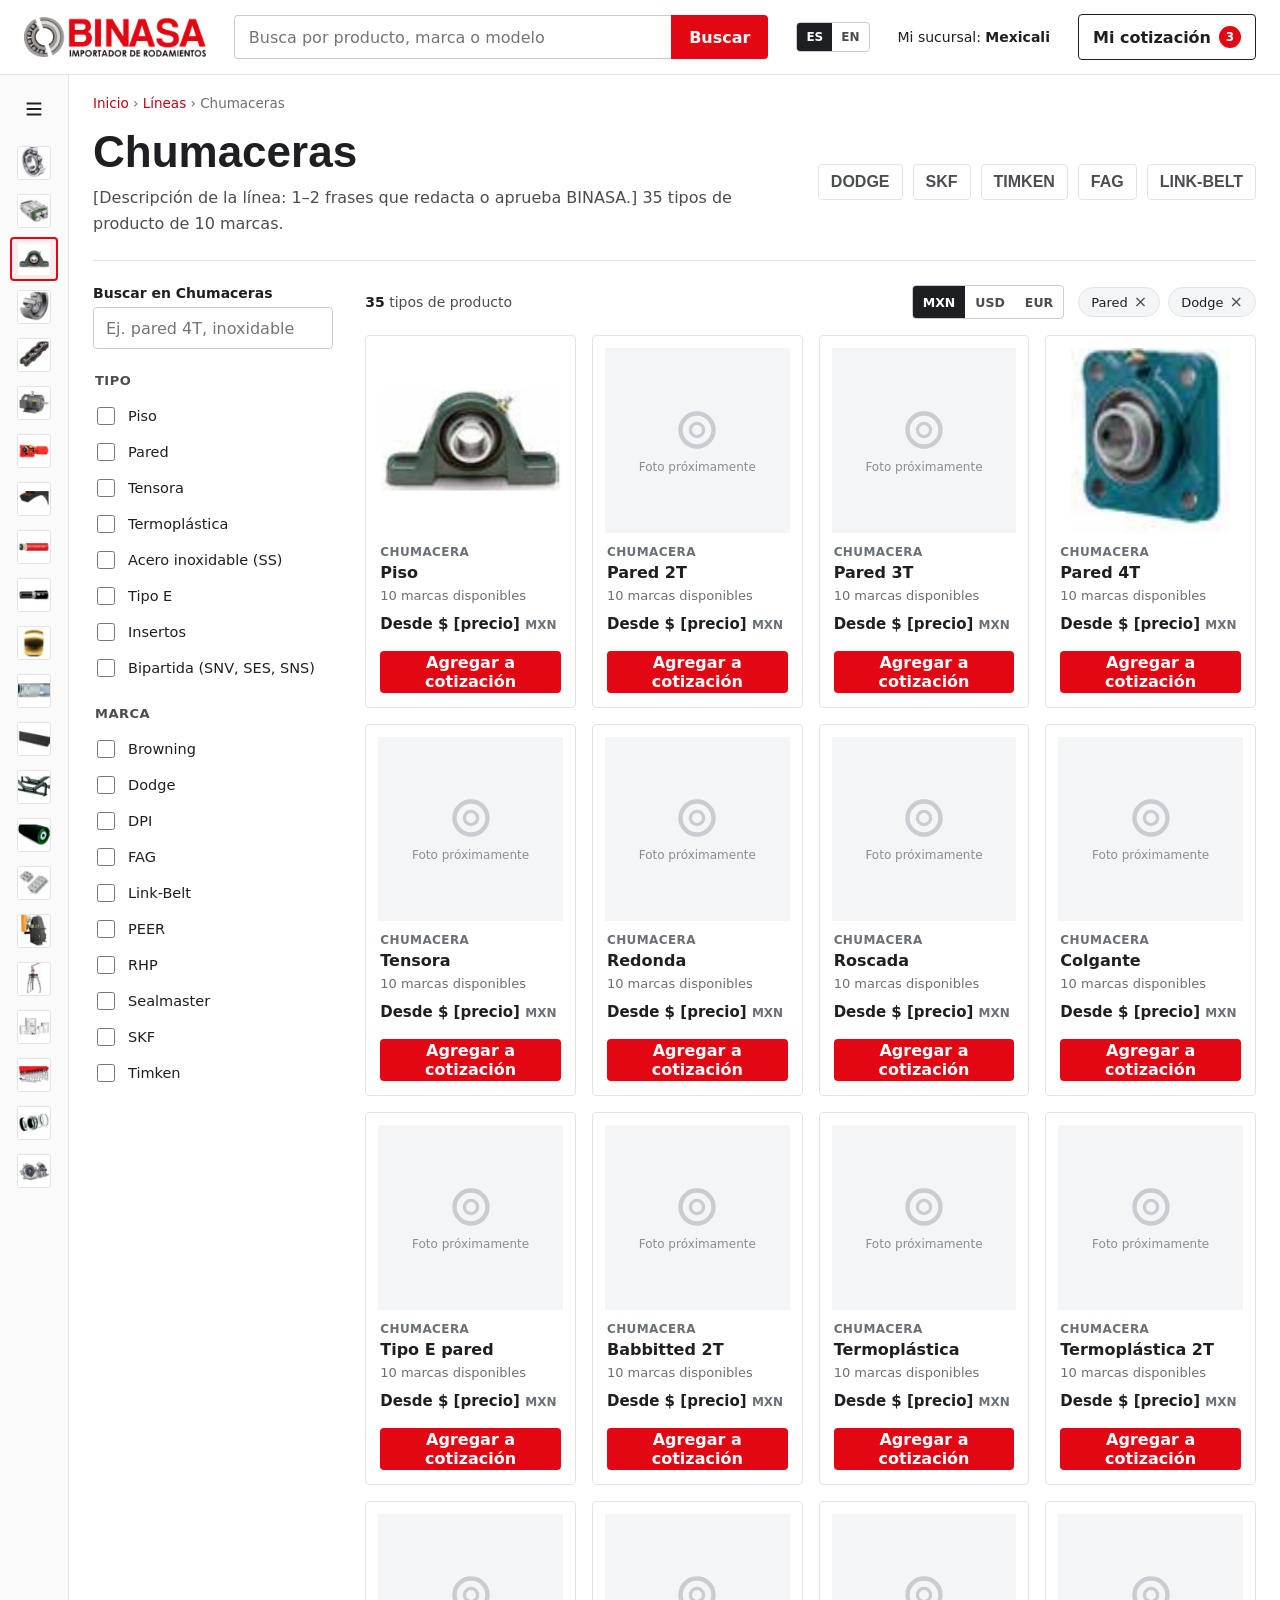
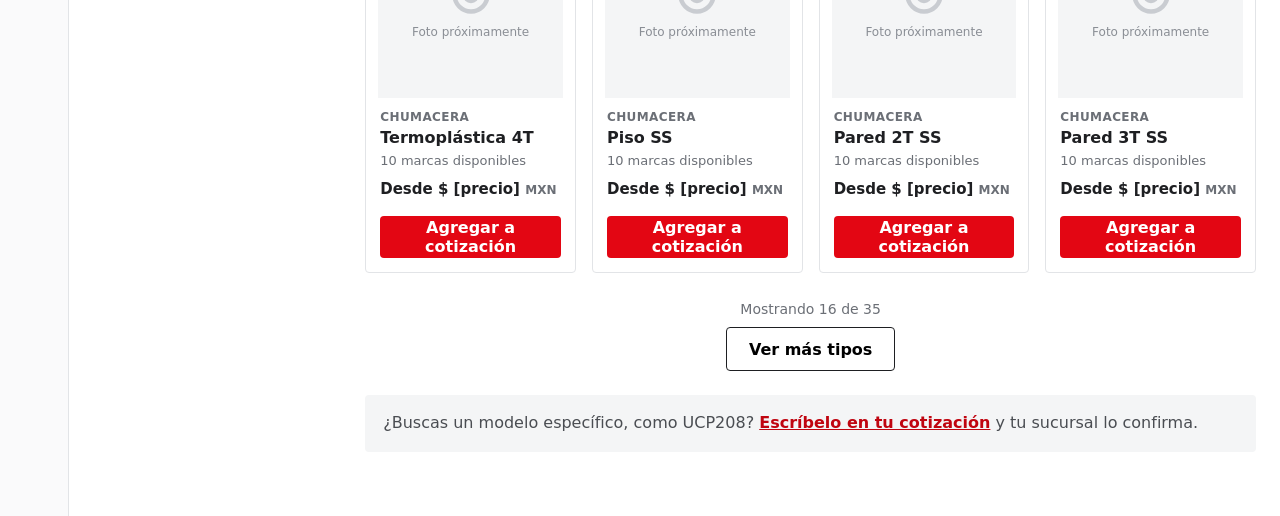
<file: BINASA-propuesta-diseno/html/Linea.html>
<!doctype html><html lang="es"><head><meta charset="utf-8"><meta name="viewport" content="width=device-width, initial-scale=1"><title>BINASA · Chumaceras</title>

<style>
body{margin:0;background:#ffffff}
a{color:#C00510}a:hover{color:#8F0410}
.bx-card:hover{border-color:#9EA2A9 !important}
.bx-btn:hover{background:#C00510 !important}
.bx-rail:hover{background:#FDECEC}
a:focus-visible,button:focus-visible,input:focus-visible{outline:3px solid #1F6FEB;outline-offset:2px}
</style>
<style>*{font-family:inherit}</style></head><body>

<div style="font-family: Inter, system-ui, sans-serif; color: #1E1F22; background: #ffffff">

<header style="border-bottom: 1px solid #E2E4E7">
<div style="max-width: 1240px; margin: 0 auto; padding: 14px 24px; display: flex; flex-wrap: wrap; gap: 14px 28px; align-items: center">
<a href="Main.html" style="display: flex; align-items: center; gap: 10px; text-decoration: none" aria-label="BINASA, inicio">
<img src="../assets/binasa-logo.png" alt="BINASA, importador de rodamientos" style="height: 40px; width: auto; display: block">
</a>
<form role="search" style="flex: 1 1 360px; display: flex; min-width: 0">
<label for="q2" style="position: absolute; left: -9999px">Buscar productos</label>
<input id="q2" type="search" placeholder="Busca por producto, marca o modelo" style="flex: 1; min-width: 0; height: 44px; padding: 0 14px; border: 1.5px solid #C9CCD1; border-right: 0; border-radius: 4px 0 0 4px; font: inherit">
<button type="submit" class="bx-btn" style="height: 44px; padding: 0 18px; border: 0; border-radius: 0 4px 4px 0; background: #E30613; color: #fff; font: inherit; font-weight: 600">Buscar</button>
</form>
<div role="group" aria-label="Idioma" style="display: inline-flex; border: 1px solid #C9CCD1; border-radius: 4px; overflow: hidden"><button type="button" aria-pressed="true" style="height: 28px; padding: 0 9px; border: 0; background: #1E1F22; color: #ffffff; font: inherit; font-size: 12px; font-weight: 700; cursor: pointer">ES</button><button type="button" aria-pressed="false" style="height: 28px; padding: 0 9px; border: 0; background: transparent; color: #4A4D52; font: inherit; font-size: 12px; font-weight: 700; cursor: pointer">EN</button></div>
<a href="#sucursal" style="font-size: 14px; color: #1E1F22; text-decoration: none">Mi sucursal: <b>Mexicali</b></a>
<a href="Cotizacion.html" style="display: flex; align-items: center; gap: 8px; height: 44px; padding: 0 14px; border: 1.5px solid #1E1F22; border-radius: 4px; color: #1E1F22; text-decoration: none; font-weight: 600">Mi cotización <span style="background: #E30613; color: #fff; border-radius: 999px; min-width: 22px; height: 22px; display: inline-flex; align-items: center; justify-content: center; font-size: 12px">3</span></a>
</div>
</header>
<div style="display: flex; align-items: stretch">
<nav aria-label="Líneas de producto" style="flex: 0 0 68px; border-right: 1px solid #E2E4E7; background: #FAFAFB; padding: 12px 0; display: flex; flex-direction: column; align-items: center; gap: 4px">
<a href="MenuLateral.html" aria-label="Abrir menú de líneas" title="Abrir menú" style="width: 44px; height: 44px; display: inline-flex; align-items: center; justify-content: center; color: #1E1F22; border-radius: 4px; margin-bottom: 6px"><svg width="22" height="22" viewBox="0 0 24 24" fill="none" stroke="currentColor" stroke-width="2.2" aria-hidden="true"><path d="M4 6h16M4 12h16M4 18h16"></path></svg></a>


<a href="Linea.html" class="bx-rail" aria-label="Rodamientos" title="Rodamientos" style="width: 48px; height: 44px; display: inline-flex; align-items: center; justify-content: center; border-radius: 4px"><img src="../assets/rodamiento.jpg" alt="" style="width: 32px; height: 32px; object-fit: contain; background: #fff; border: 1px solid #E2E4E7; border-radius: 3px"></a>


<a href="Linea.html" class="bx-rail" aria-label="Rodamientos lineales" title="Rodamientos lineales" style="width: 48px; height: 44px; display: inline-flex; align-items: center; justify-content: center; border-radius: 4px"><img src="../assets/lineal.jpg" alt="" style="width: 32px; height: 32px; object-fit: contain; background: #fff; border: 1px solid #E2E4E7; border-radius: 3px"></a>

<a href="Linea.html" aria-label="Chumaceras" aria-current="page" title="Chumaceras" style="width: 48px; height: 44px; display: inline-flex; align-items: center; justify-content: center; border-radius: 4px; background: #FDECEC; outline: 2px solid #E30613; outline-offset: -2px"><img src="../assets/chumacera-piso.jpg" alt="" style="width: 32px; height: 32px; object-fit: contain; background: #fff; border-radius: 3px"></a>



<a href="Linea.html" class="bx-rail" aria-label="Transmisión de potencia" title="Transmisión de potencia" style="width: 48px; height: 44px; display: inline-flex; align-items: center; justify-content: center; border-radius: 4px"><img src="../assets/polea.jpg" alt="" style="width: 32px; height: 32px; object-fit: contain; background: #fff; border: 1px solid #E2E4E7; border-radius: 3px"></a>


<a href="Linea.html" class="bx-rail" aria-label="Cadenas" title="Cadenas" style="width: 48px; height: 44px; display: inline-flex; align-items: center; justify-content: center; border-radius: 4px"><img src="../assets/cadena.jpg" alt="" style="width: 32px; height: 32px; object-fit: contain; background: #fff; border: 1px solid #E2E4E7; border-radius: 3px"></a>


<a href="Linea.html" class="bx-rail" aria-label="Motores eléctricos / Drives" title="Motores eléctricos / Drives" style="width: 48px; height: 44px; display: inline-flex; align-items: center; justify-content: center; border-radius: 4px"><img src="../assets/motor.jpg" alt="" style="width: 32px; height: 32px; object-fit: contain; background: #fff; border: 1px solid #E2E4E7; border-radius: 3px"></a>


<a href="Linea.html" class="bx-rail" aria-label="Reductores" title="Reductores" style="width: 48px; height: 44px; display: inline-flex; align-items: center; justify-content: center; border-radius: 4px"><img src="../assets/reductor.jpg" alt="" style="width: 32px; height: 32px; object-fit: contain; background: #fff; border: 1px solid #E2E4E7; border-radius: 3px"></a>


<a href="Linea.html" class="bx-rail" aria-label="Banda industrial" title="Banda industrial" style="width: 48px; height: 44px; display: inline-flex; align-items: center; justify-content: center; border-radius: 4px"><img src="../assets/banda.jpg" alt="" style="width: 32px; height: 32px; object-fit: contain; background: #fff; border: 1px solid #E2E4E7; border-radius: 3px"></a>


<a href="Linea.html" class="bx-rail" aria-label="Mangueras y conexiones industriales" title="Mangueras y conexiones industriales" style="width: 48px; height: 44px; display: inline-flex; align-items: center; justify-content: center; border-radius: 4px"><img src="../assets/manguera.jpg" alt="" style="width: 32px; height: 32px; object-fit: contain; background: #fff; border: 1px solid #E2E4E7; border-radius: 3px"></a>


<a href="Linea.html" class="bx-rail" aria-label="Mangueras y conexiones hidráulicas" title="Mangueras y conexiones hidráulicas" style="width: 48px; height: 44px; display: inline-flex; align-items: center; justify-content: center; border-radius: 4px"><img src="../assets/hidraulica.jpg" alt="" style="width: 32px; height: 32px; object-fit: contain; background: #fff; border: 1px solid #E2E4E7; border-radius: 3px"></a>


<a href="Linea.html" class="bx-rail" aria-label="Latón" title="Latón" style="width: 48px; height: 44px; display: inline-flex; align-items: center; justify-content: center; border-radius: 4px"><img src="../assets/laton.jpg" alt="" style="width: 32px; height: 32px; object-fit: contain; background: #fff; border: 1px solid #E2E4E7; border-radius: 3px"></a>


<a href="Linea.html" class="bx-rail" aria-label="Neumática" title="Neumática" style="width: 48px; height: 44px; display: inline-flex; align-items: center; justify-content: center; border-radius: 4px"><img src="../assets/neumatica.jpg" alt="" style="width: 32px; height: 32px; object-fit: contain; background: #fff; border: 1px solid #E2E4E7; border-radius: 3px"></a>


<a href="Linea.html" class="bx-rail" aria-label="Bandas transportadoras" title="Bandas transportadoras" style="width: 48px; height: 44px; display: inline-flex; align-items: center; justify-content: center; border-radius: 4px"><img src="../assets/banda-transportadora.jpg" alt="" style="width: 32px; height: 32px; object-fit: contain; background: #fff; border: 1px solid #E2E4E7; border-radius: 3px"></a>


<a href="Linea.html" class="bx-rail" aria-label="Rodillos" title="Rodillos" style="width: 48px; height: 44px; display: inline-flex; align-items: center; justify-content: center; border-radius: 4px"><img src="../assets/rodillo.jpg" alt="" style="width: 32px; height: 32px; object-fit: contain; background: #fff; border: 1px solid #E2E4E7; border-radius: 3px"></a>


<a href="Linea.html" class="bx-rail" aria-label="Poleas" title="Poleas" style="width: 48px; height: 44px; display: inline-flex; align-items: center; justify-content: center; border-radius: 4px"><img src="../assets/polea-tambor.jpg" alt="" style="width: 32px; height: 32px; object-fit: contain; background: #fff; border: 1px solid #E2E4E7; border-radius: 3px"></a>


<a href="Linea.html" class="bx-rail" aria-label="Cadena de tablillas" title="Cadena de tablillas" style="width: 48px; height: 44px; display: inline-flex; align-items: center; justify-content: center; border-radius: 4px"><img src="../assets/tablilla.jpg" alt="" style="width: 32px; height: 32px; object-fit: contain; background: #fff; border: 1px solid #E2E4E7; border-radius: 3px"></a>


<a href="Linea.html" class="bx-rail" aria-label="Manejo de materiales" title="Manejo de materiales" style="width: 48px; height: 44px; display: inline-flex; align-items: center; justify-content: center; border-radius: 4px"><img src="../assets/cangilones.jpg" alt="" style="width: 32px; height: 32px; object-fit: contain; background: #fff; border: 1px solid #E2E4E7; border-radius: 3px"></a>


<a href="Linea.html" class="bx-rail" aria-label="Equipo y maquinaria" title="Equipo y maquinaria" style="width: 48px; height: 44px; display: inline-flex; align-items: center; justify-content: center; border-radius: 4px"><img src="../assets/extractor.jpg" alt="" style="width: 32px; height: 32px; object-fit: contain; background: #fff; border: 1px solid #E2E4E7; border-radius: 3px"></a>


<a href="Linea.html" class="bx-rail" aria-label="Lubricación" title="Lubricación" style="width: 48px; height: 44px; display: inline-flex; align-items: center; justify-content: center; border-radius: 4px"><img src="../assets/grasa.jpg" alt="" style="width: 32px; height: 32px; object-fit: contain; background: #fff; border: 1px solid #E2E4E7; border-radius: 3px"></a>


<a href="Linea.html" class="bx-rail" aria-label="Herramientas" title="Herramientas" style="width: 48px; height: 44px; display: inline-flex; align-items: center; justify-content: center; border-radius: 4px"><img src="../assets/herramienta.jpg" alt="" style="width: 32px; height: 32px; object-fit: contain; background: #fff; border: 1px solid #E2E4E7; border-radius: 3px"></a>


<a href="Linea.html" class="bx-rail" aria-label="Sellos mecánicos / retenes" title="Sellos mecánicos / retenes" style="width: 48px; height: 44px; display: inline-flex; align-items: center; justify-content: center; border-radius: 4px"><img src="../assets/sello.jpg" alt="" style="width: 32px; height: 32px; object-fit: contain; background: #fff; border: 1px solid #E2E4E7; border-radius: 3px"></a>


<a href="Linea.html" class="bx-rail" aria-label="Automotriz ligero / pesado" title="Automotriz ligero / pesado" style="width: 48px; height: 44px; display: inline-flex; align-items: center; justify-content: center; border-radius: 4px"><img src="../assets/automotriz.jpg" alt="" style="width: 32px; height: 32px; object-fit: contain; background: #fff; border: 1px solid #E2E4E7; border-radius: 3px"></a>

</nav>
<div style="flex: 1; min-width: 0">
<main style="max-width: 1240px; margin: 0 auto; padding: 20px 24px 64px">
<nav aria-label="Ruta" style="font-size: 13.5px; color: #6B6F76"><a href="Main.html" style="text-decoration: none">Inicio</a> › <a href="Main.html" style="text-decoration: none">Líneas</a> › <span>Chumaceras</span></nav>

<section style="display: flex; flex-wrap: wrap; gap: 24px; align-items: center; justify-content: space-between; margin: 16px 0 24px; padding-bottom: 24px; border-bottom: 1px solid #E2E4E7">
<div style="flex: 1 1 520px; min-width: 0">
<h1 style="margin: 0; font-family: 'Barlow Semi Condensed','Inter Display',sans-serif; font-weight: 700; font-size: 44px">Chumaceras</h1>
<p style="margin: 8px 0 0; color: #4A4D52; line-height: 1.6; max-width: 640px">[Descripción de la línea: 1–2 frases que redacta o aprueba BINASA.] 35 tipos de producto de 10 marcas.</p>
</div>
<div style="display: flex; gap: 10px; flex-wrap: wrap">
<span style="border: 1px solid #E2E4E7; border-radius: 4px; padding: 8px 12px; font-family: 'Barlow Semi Condensed','Inter Display',sans-serif; font-weight: 700; color: #4A4D52; text-transform: uppercase">Dodge</span><span style="border: 1px solid #E2E4E7; border-radius: 4px; padding: 8px 12px; font-family: 'Barlow Semi Condensed','Inter Display',sans-serif; font-weight: 700; color: #4A4D52; text-transform: uppercase">SKF</span><span style="border: 1px solid #E2E4E7; border-radius: 4px; padding: 8px 12px; font-family: 'Barlow Semi Condensed','Inter Display',sans-serif; font-weight: 700; color: #4A4D52; text-transform: uppercase">Timken</span><span style="border: 1px solid #E2E4E7; border-radius: 4px; padding: 8px 12px; font-family: 'Barlow Semi Condensed','Inter Display',sans-serif; font-weight: 700; color: #4A4D52; text-transform: uppercase">FAG</span><span style="border: 1px solid #E2E4E7; border-radius: 4px; padding: 8px 12px; font-family: 'Barlow Semi Condensed','Inter Display',sans-serif; font-weight: 700; color: #4A4D52; text-transform: uppercase">Link-Belt</span>
</div>
</section>

<div style="display: flex; flex-wrap: wrap; gap: 32px; align-items: flex-start">
<aside aria-label="Filtros" style="flex: 1 1 240px; max-width: 280px; min-width: 0">
<label for="enlinea" style="display: block; font-weight: 600; font-size: 14px; margin-bottom: 6px">Buscar en Chumaceras</label>
<input id="enlinea" type="search" placeholder="Ej. pared 4T, inoxidable" style="width: 100%; box-sizing: border-box; height: 42px; padding: 0 12px; border: 1.5px solid #C9CCD1; border-radius: 4px; font: inherit">
<fieldset style="border: 0; margin: 24px 0 0; padding: 0">
<legend style="font-weight: 700; font-size: 13px; text-transform: uppercase; letter-spacing: .5px; color: #4A4D52; margin-bottom: 10px">Tipo</legend>
<label style="display: flex; justify-content: space-between; gap: 10px; align-items: center; min-height: 36px; font-size: 14.5px"><span style="display: flex; gap: 10px; align-items: center"><input type="checkbox" style="width: 18px; height: 18px; accent-color: #E30613">Piso</span></label><label style="display: flex; justify-content: space-between; gap: 10px; align-items: center; min-height: 36px; font-size: 14.5px"><span style="display: flex; gap: 10px; align-items: center"><input type="checkbox" style="width: 18px; height: 18px; accent-color: #E30613">Pared</span></label><label style="display: flex; justify-content: space-between; gap: 10px; align-items: center; min-height: 36px; font-size: 14.5px"><span style="display: flex; gap: 10px; align-items: center"><input type="checkbox" style="width: 18px; height: 18px; accent-color: #E30613">Tensora</span></label><label style="display: flex; justify-content: space-between; gap: 10px; align-items: center; min-height: 36px; font-size: 14.5px"><span style="display: flex; gap: 10px; align-items: center"><input type="checkbox" style="width: 18px; height: 18px; accent-color: #E30613">Termoplástica</span></label><label style="display: flex; justify-content: space-between; gap: 10px; align-items: center; min-height: 36px; font-size: 14.5px"><span style="display: flex; gap: 10px; align-items: center"><input type="checkbox" style="width: 18px; height: 18px; accent-color: #E30613">Acero inoxidable (SS)</span></label><label style="display: flex; justify-content: space-between; gap: 10px; align-items: center; min-height: 36px; font-size: 14.5px"><span style="display: flex; gap: 10px; align-items: center"><input type="checkbox" style="width: 18px; height: 18px; accent-color: #E30613">Tipo E</span></label><label style="display: flex; justify-content: space-between; gap: 10px; align-items: center; min-height: 36px; font-size: 14.5px"><span style="display: flex; gap: 10px; align-items: center"><input type="checkbox" style="width: 18px; height: 18px; accent-color: #E30613">Insertos</span></label><label style="display: flex; justify-content: space-between; gap: 10px; align-items: center; min-height: 36px; font-size: 14.5px"><span style="display: flex; gap: 10px; align-items: center"><input type="checkbox" style="width: 18px; height: 18px; accent-color: #E30613">Bipartida (SNV, SES, SNS)</span></label>
</fieldset>
<fieldset style="border: 0; margin: 20px 0 0; padding: 0">
<legend style="font-weight: 700; font-size: 13px; text-transform: uppercase; letter-spacing: .5px; color: #4A4D52; margin-bottom: 10px">Marca</legend>
<label style="display: flex; gap: 10px; align-items: center; min-height: 36px; font-size: 14.5px"><input type="checkbox" style="width: 18px; height: 18px; accent-color: #E30613">Browning</label><label style="display: flex; gap: 10px; align-items: center; min-height: 36px; font-size: 14.5px"><input type="checkbox" style="width: 18px; height: 18px; accent-color: #E30613">Dodge</label><label style="display: flex; gap: 10px; align-items: center; min-height: 36px; font-size: 14.5px"><input type="checkbox" style="width: 18px; height: 18px; accent-color: #E30613">DPI</label><label style="display: flex; gap: 10px; align-items: center; min-height: 36px; font-size: 14.5px"><input type="checkbox" style="width: 18px; height: 18px; accent-color: #E30613">FAG</label><label style="display: flex; gap: 10px; align-items: center; min-height: 36px; font-size: 14.5px"><input type="checkbox" style="width: 18px; height: 18px; accent-color: #E30613">Link-Belt</label><label style="display: flex; gap: 10px; align-items: center; min-height: 36px; font-size: 14.5px"><input type="checkbox" style="width: 18px; height: 18px; accent-color: #E30613">PEER</label><label style="display: flex; gap: 10px; align-items: center; min-height: 36px; font-size: 14.5px"><input type="checkbox" style="width: 18px; height: 18px; accent-color: #E30613">RHP</label><label style="display: flex; gap: 10px; align-items: center; min-height: 36px; font-size: 14.5px"><input type="checkbox" style="width: 18px; height: 18px; accent-color: #E30613">Sealmaster</label><label style="display: flex; gap: 10px; align-items: center; min-height: 36px; font-size: 14.5px"><input type="checkbox" style="width: 18px; height: 18px; accent-color: #E30613">SKF</label><label style="display: flex; gap: 10px; align-items: center; min-height: 36px; font-size: 14.5px"><input type="checkbox" style="width: 18px; height: 18px; accent-color: #E30613">Timken</label>
</fieldset>
</aside>

<section aria-label="Productos" style="flex: 999 1 640px; min-width: 0">
<div style="display: flex; flex-wrap: wrap; gap: 10px; align-items: center; justify-content: space-between; margin-bottom: 16px">
<p style="margin: 0; color: #4A4D52; font-size: 14px"><b style="color: #1E1F22">35</b> tipos de producto</p>
<div style="display: flex; gap: 8px; flex-wrap: wrap; align-items: center">
<div role="group" aria-label="Moneda" style="display: inline-flex; border: 1px solid #C9CCD1; border-radius: 4px; overflow: hidden; margin-right: 6px"><button type="button" aria-pressed="true" style="height: 32px; padding: 0 10px; border: 0; background: #1E1F22; color: #fff; font: inherit; font-size: 12.5px; font-weight: 700">MXN</button><button type="button" aria-pressed="false" style="height: 32px; padding: 0 10px; border: 0; background: transparent; color: #4A4D52; font: inherit; font-size: 12.5px; font-weight: 700">USD</button><button type="button" aria-pressed="false" style="height: 32px; padding: 0 10px; border: 0; background: transparent; color: #4A4D52; font: inherit; font-size: 12.5px; font-weight: 700">EUR</button></div>
<span style="display: inline-flex; gap: 6px; align-items: center; background: #F4F5F6; border: 1px solid #E2E4E7; border-radius: 999px; padding: 6px 12px; font-size: 13px">Pared <button type="button" aria-label="Quitar filtro Pared" style="border: 0; background: none; font-size: 16px; line-height: 1; cursor: pointer; color: #4A4D52; padding: 0">×</button></span>
<span style="display: inline-flex; gap: 6px; align-items: center; background: #F4F5F6; border: 1px solid #E2E4E7; border-radius: 999px; padding: 6px 12px; font-size: 13px">Dodge <button type="button" aria-label="Quitar filtro Dodge" style="border: 0; background: none; font-size: 16px; line-height: 1; cursor: pointer; color: #4A4D52; padding: 0">×</button></span>
</div>
</div>
<div style="display: grid; grid-template-columns: repeat(auto-fill, minmax(208px, 1fr)); gap: 16px">

<article class="bx-card" style="display: flex; flex-direction: column; border: 1px solid #E2E4E7; border-radius: 4px; background: #fff">
<a href="Producto.html" style="display: block; padding: 12px 12px 0; text-decoration: none">
<img src="../assets/chumacera-piso.jpg" alt="Piso" loading="lazy" style="width: 100%; aspect-ratio: 1 / 1; object-fit: contain; display: block">

</a>
<div style="display: flex; flex-direction: column; gap: 4px; padding: 12px 14px 14px; flex: 1">
<span style="font-size: 12px; font-weight: 600; color: #6B6F76; text-transform: uppercase; letter-spacing: .4px">Chumacera</span>
<h2 style="margin: 0; font-size: 16px; line-height: 1.3"><a href="Producto.html" style="color: #1E1F22; text-decoration: none">Piso</a></h2>
<span style="font-size: 13px; color: #6B6F76">10 marcas disponibles</span>
<p style="margin: 8px 0 0; font-size: 15px; font-weight: 700">Desde $ [precio] <span style="font-size: 12px; font-weight: 600; color: #6B6F76">MXN</span></p>
<span style="flex: 1"></span>
<button type="button" class="bx-btn" style="margin-top: 10px; height: 42px; border: 0; border-radius: 4px; background: #E30613; color: #fff; font: inherit; font-weight: 600; cursor: pointer">Agregar a cotización</button>
</div>
</article>

<article class="bx-card" style="display: flex; flex-direction: column; border: 1px solid #E2E4E7; border-radius: 4px; background: #fff">
<a href="Producto.html" style="display: block; padding: 12px 12px 0; text-decoration: none">

<span style="display: flex; flex-direction: column; gap: 8px; align-items: center; justify-content: center; width: 100%; aspect-ratio: 1 / 1; background: #F4F5F6; color: #8A8E95; font-size: 12px"><svg width="44" height="44" viewBox="0 0 40 40" aria-hidden="true"><circle cx="20" cy="20" r="15" fill="none" stroke="#C9CCD1" stroke-width="4"></circle><circle cx="20" cy="20" r="6" fill="none" stroke="#C9CCD1" stroke-width="3"></circle></svg>Foto próximamente</span>
</a>
<div style="display: flex; flex-direction: column; gap: 4px; padding: 12px 14px 14px; flex: 1">
<span style="font-size: 12px; font-weight: 600; color: #6B6F76; text-transform: uppercase; letter-spacing: .4px">Chumacera</span>
<h2 style="margin: 0; font-size: 16px; line-height: 1.3"><a href="Producto.html" style="color: #1E1F22; text-decoration: none">Pared 2T</a></h2>
<span style="font-size: 13px; color: #6B6F76">10 marcas disponibles</span>
<p style="margin: 8px 0 0; font-size: 15px; font-weight: 700">Desde $ [precio] <span style="font-size: 12px; font-weight: 600; color: #6B6F76">MXN</span></p>
<span style="flex: 1"></span>
<button type="button" class="bx-btn" style="margin-top: 10px; height: 42px; border: 0; border-radius: 4px; background: #E30613; color: #fff; font: inherit; font-weight: 600; cursor: pointer">Agregar a cotización</button>
</div>
</article>

<article class="bx-card" style="display: flex; flex-direction: column; border: 1px solid #E2E4E7; border-radius: 4px; background: #fff">
<a href="Producto.html" style="display: block; padding: 12px 12px 0; text-decoration: none">

<span style="display: flex; flex-direction: column; gap: 8px; align-items: center; justify-content: center; width: 100%; aspect-ratio: 1 / 1; background: #F4F5F6; color: #8A8E95; font-size: 12px"><svg width="44" height="44" viewBox="0 0 40 40" aria-hidden="true"><circle cx="20" cy="20" r="15" fill="none" stroke="#C9CCD1" stroke-width="4"></circle><circle cx="20" cy="20" r="6" fill="none" stroke="#C9CCD1" stroke-width="3"></circle></svg>Foto próximamente</span>
</a>
<div style="display: flex; flex-direction: column; gap: 4px; padding: 12px 14px 14px; flex: 1">
<span style="font-size: 12px; font-weight: 600; color: #6B6F76; text-transform: uppercase; letter-spacing: .4px">Chumacera</span>
<h2 style="margin: 0; font-size: 16px; line-height: 1.3"><a href="Producto.html" style="color: #1E1F22; text-decoration: none">Pared 3T</a></h2>
<span style="font-size: 13px; color: #6B6F76">10 marcas disponibles</span>
<p style="margin: 8px 0 0; font-size: 15px; font-weight: 700">Desde $ [precio] <span style="font-size: 12px; font-weight: 600; color: #6B6F76">MXN</span></p>
<span style="flex: 1"></span>
<button type="button" class="bx-btn" style="margin-top: 10px; height: 42px; border: 0; border-radius: 4px; background: #E30613; color: #fff; font: inherit; font-weight: 600; cursor: pointer">Agregar a cotización</button>
</div>
</article>

<article class="bx-card" style="display: flex; flex-direction: column; border: 1px solid #E2E4E7; border-radius: 4px; background: #fff">
<a href="Producto.html" style="display: block; padding: 12px 12px 0; text-decoration: none">
<img src="../assets/chumacera-4t.jpg" alt="Pared 4T" loading="lazy" style="width: 100%; aspect-ratio: 1 / 1; object-fit: contain; display: block">

</a>
<div style="display: flex; flex-direction: column; gap: 4px; padding: 12px 14px 14px; flex: 1">
<span style="font-size: 12px; font-weight: 600; color: #6B6F76; text-transform: uppercase; letter-spacing: .4px">Chumacera</span>
<h2 style="margin: 0; font-size: 16px; line-height: 1.3"><a href="Producto.html" style="color: #1E1F22; text-decoration: none">Pared 4T</a></h2>
<span style="font-size: 13px; color: #6B6F76">10 marcas disponibles</span>
<p style="margin: 8px 0 0; font-size: 15px; font-weight: 700">Desde $ [precio] <span style="font-size: 12px; font-weight: 600; color: #6B6F76">MXN</span></p>
<span style="flex: 1"></span>
<button type="button" class="bx-btn" style="margin-top: 10px; height: 42px; border: 0; border-radius: 4px; background: #E30613; color: #fff; font: inherit; font-weight: 600; cursor: pointer">Agregar a cotización</button>
</div>
</article>

<article class="bx-card" style="display: flex; flex-direction: column; border: 1px solid #E2E4E7; border-radius: 4px; background: #fff">
<a href="Producto.html" style="display: block; padding: 12px 12px 0; text-decoration: none">

<span style="display: flex; flex-direction: column; gap: 8px; align-items: center; justify-content: center; width: 100%; aspect-ratio: 1 / 1; background: #F4F5F6; color: #8A8E95; font-size: 12px"><svg width="44" height="44" viewBox="0 0 40 40" aria-hidden="true"><circle cx="20" cy="20" r="15" fill="none" stroke="#C9CCD1" stroke-width="4"></circle><circle cx="20" cy="20" r="6" fill="none" stroke="#C9CCD1" stroke-width="3"></circle></svg>Foto próximamente</span>
</a>
<div style="display: flex; flex-direction: column; gap: 4px; padding: 12px 14px 14px; flex: 1">
<span style="font-size: 12px; font-weight: 600; color: #6B6F76; text-transform: uppercase; letter-spacing: .4px">Chumacera</span>
<h2 style="margin: 0; font-size: 16px; line-height: 1.3"><a href="Producto.html" style="color: #1E1F22; text-decoration: none">Tensora</a></h2>
<span style="font-size: 13px; color: #6B6F76">10 marcas disponibles</span>
<p style="margin: 8px 0 0; font-size: 15px; font-weight: 700">Desde $ [precio] <span style="font-size: 12px; font-weight: 600; color: #6B6F76">MXN</span></p>
<span style="flex: 1"></span>
<button type="button" class="bx-btn" style="margin-top: 10px; height: 42px; border: 0; border-radius: 4px; background: #E30613; color: #fff; font: inherit; font-weight: 600; cursor: pointer">Agregar a cotización</button>
</div>
</article>

<article class="bx-card" style="display: flex; flex-direction: column; border: 1px solid #E2E4E7; border-radius: 4px; background: #fff">
<a href="Producto.html" style="display: block; padding: 12px 12px 0; text-decoration: none">

<span style="display: flex; flex-direction: column; gap: 8px; align-items: center; justify-content: center; width: 100%; aspect-ratio: 1 / 1; background: #F4F5F6; color: #8A8E95; font-size: 12px"><svg width="44" height="44" viewBox="0 0 40 40" aria-hidden="true"><circle cx="20" cy="20" r="15" fill="none" stroke="#C9CCD1" stroke-width="4"></circle><circle cx="20" cy="20" r="6" fill="none" stroke="#C9CCD1" stroke-width="3"></circle></svg>Foto próximamente</span>
</a>
<div style="display: flex; flex-direction: column; gap: 4px; padding: 12px 14px 14px; flex: 1">
<span style="font-size: 12px; font-weight: 600; color: #6B6F76; text-transform: uppercase; letter-spacing: .4px">Chumacera</span>
<h2 style="margin: 0; font-size: 16px; line-height: 1.3"><a href="Producto.html" style="color: #1E1F22; text-decoration: none">Redonda</a></h2>
<span style="font-size: 13px; color: #6B6F76">10 marcas disponibles</span>
<p style="margin: 8px 0 0; font-size: 15px; font-weight: 700">Desde $ [precio] <span style="font-size: 12px; font-weight: 600; color: #6B6F76">MXN</span></p>
<span style="flex: 1"></span>
<button type="button" class="bx-btn" style="margin-top: 10px; height: 42px; border: 0; border-radius: 4px; background: #E30613; color: #fff; font: inherit; font-weight: 600; cursor: pointer">Agregar a cotización</button>
</div>
</article>

<article class="bx-card" style="display: flex; flex-direction: column; border: 1px solid #E2E4E7; border-radius: 4px; background: #fff">
<a href="Producto.html" style="display: block; padding: 12px 12px 0; text-decoration: none">

<span style="display: flex; flex-direction: column; gap: 8px; align-items: center; justify-content: center; width: 100%; aspect-ratio: 1 / 1; background: #F4F5F6; color: #8A8E95; font-size: 12px"><svg width="44" height="44" viewBox="0 0 40 40" aria-hidden="true"><circle cx="20" cy="20" r="15" fill="none" stroke="#C9CCD1" stroke-width="4"></circle><circle cx="20" cy="20" r="6" fill="none" stroke="#C9CCD1" stroke-width="3"></circle></svg>Foto próximamente</span>
</a>
<div style="display: flex; flex-direction: column; gap: 4px; padding: 12px 14px 14px; flex: 1">
<span style="font-size: 12px; font-weight: 600; color: #6B6F76; text-transform: uppercase; letter-spacing: .4px">Chumacera</span>
<h2 style="margin: 0; font-size: 16px; line-height: 1.3"><a href="Producto.html" style="color: #1E1F22; text-decoration: none">Roscada</a></h2>
<span style="font-size: 13px; color: #6B6F76">10 marcas disponibles</span>
<p style="margin: 8px 0 0; font-size: 15px; font-weight: 700">Desde $ [precio] <span style="font-size: 12px; font-weight: 600; color: #6B6F76">MXN</span></p>
<span style="flex: 1"></span>
<button type="button" class="bx-btn" style="margin-top: 10px; height: 42px; border: 0; border-radius: 4px; background: #E30613; color: #fff; font: inherit; font-weight: 600; cursor: pointer">Agregar a cotización</button>
</div>
</article>

<article class="bx-card" style="display: flex; flex-direction: column; border: 1px solid #E2E4E7; border-radius: 4px; background: #fff">
<a href="Producto.html" style="display: block; padding: 12px 12px 0; text-decoration: none">

<span style="display: flex; flex-direction: column; gap: 8px; align-items: center; justify-content: center; width: 100%; aspect-ratio: 1 / 1; background: #F4F5F6; color: #8A8E95; font-size: 12px"><svg width="44" height="44" viewBox="0 0 40 40" aria-hidden="true"><circle cx="20" cy="20" r="15" fill="none" stroke="#C9CCD1" stroke-width="4"></circle><circle cx="20" cy="20" r="6" fill="none" stroke="#C9CCD1" stroke-width="3"></circle></svg>Foto próximamente</span>
</a>
<div style="display: flex; flex-direction: column; gap: 4px; padding: 12px 14px 14px; flex: 1">
<span style="font-size: 12px; font-weight: 600; color: #6B6F76; text-transform: uppercase; letter-spacing: .4px">Chumacera</span>
<h2 style="margin: 0; font-size: 16px; line-height: 1.3"><a href="Producto.html" style="color: #1E1F22; text-decoration: none">Colgante</a></h2>
<span style="font-size: 13px; color: #6B6F76">10 marcas disponibles</span>
<p style="margin: 8px 0 0; font-size: 15px; font-weight: 700">Desde $ [precio] <span style="font-size: 12px; font-weight: 600; color: #6B6F76">MXN</span></p>
<span style="flex: 1"></span>
<button type="button" class="bx-btn" style="margin-top: 10px; height: 42px; border: 0; border-radius: 4px; background: #E30613; color: #fff; font: inherit; font-weight: 600; cursor: pointer">Agregar a cotización</button>
</div>
</article>

<article class="bx-card" style="display: flex; flex-direction: column; border: 1px solid #E2E4E7; border-radius: 4px; background: #fff">
<a href="Producto.html" style="display: block; padding: 12px 12px 0; text-decoration: none">

<span style="display: flex; flex-direction: column; gap: 8px; align-items: center; justify-content: center; width: 100%; aspect-ratio: 1 / 1; background: #F4F5F6; color: #8A8E95; font-size: 12px"><svg width="44" height="44" viewBox="0 0 40 40" aria-hidden="true"><circle cx="20" cy="20" r="15" fill="none" stroke="#C9CCD1" stroke-width="4"></circle><circle cx="20" cy="20" r="6" fill="none" stroke="#C9CCD1" stroke-width="3"></circle></svg>Foto próximamente</span>
</a>
<div style="display: flex; flex-direction: column; gap: 4px; padding: 12px 14px 14px; flex: 1">
<span style="font-size: 12px; font-weight: 600; color: #6B6F76; text-transform: uppercase; letter-spacing: .4px">Chumacera</span>
<h2 style="margin: 0; font-size: 16px; line-height: 1.3"><a href="Producto.html" style="color: #1E1F22; text-decoration: none">Tipo E pared</a></h2>
<span style="font-size: 13px; color: #6B6F76">10 marcas disponibles</span>
<p style="margin: 8px 0 0; font-size: 15px; font-weight: 700">Desde $ [precio] <span style="font-size: 12px; font-weight: 600; color: #6B6F76">MXN</span></p>
<span style="flex: 1"></span>
<button type="button" class="bx-btn" style="margin-top: 10px; height: 42px; border: 0; border-radius: 4px; background: #E30613; color: #fff; font: inherit; font-weight: 600; cursor: pointer">Agregar a cotización</button>
</div>
</article>

<article class="bx-card" style="display: flex; flex-direction: column; border: 1px solid #E2E4E7; border-radius: 4px; background: #fff">
<a href="Producto.html" style="display: block; padding: 12px 12px 0; text-decoration: none">

<span style="display: flex; flex-direction: column; gap: 8px; align-items: center; justify-content: center; width: 100%; aspect-ratio: 1 / 1; background: #F4F5F6; color: #8A8E95; font-size: 12px"><svg width="44" height="44" viewBox="0 0 40 40" aria-hidden="true"><circle cx="20" cy="20" r="15" fill="none" stroke="#C9CCD1" stroke-width="4"></circle><circle cx="20" cy="20" r="6" fill="none" stroke="#C9CCD1" stroke-width="3"></circle></svg>Foto próximamente</span>
</a>
<div style="display: flex; flex-direction: column; gap: 4px; padding: 12px 14px 14px; flex: 1">
<span style="font-size: 12px; font-weight: 600; color: #6B6F76; text-transform: uppercase; letter-spacing: .4px">Chumacera</span>
<h2 style="margin: 0; font-size: 16px; line-height: 1.3"><a href="Producto.html" style="color: #1E1F22; text-decoration: none">Babbitted 2T</a></h2>
<span style="font-size: 13px; color: #6B6F76">10 marcas disponibles</span>
<p style="margin: 8px 0 0; font-size: 15px; font-weight: 700">Desde $ [precio] <span style="font-size: 12px; font-weight: 600; color: #6B6F76">MXN</span></p>
<span style="flex: 1"></span>
<button type="button" class="bx-btn" style="margin-top: 10px; height: 42px; border: 0; border-radius: 4px; background: #E30613; color: #fff; font: inherit; font-weight: 600; cursor: pointer">Agregar a cotización</button>
</div>
</article>

<article class="bx-card" style="display: flex; flex-direction: column; border: 1px solid #E2E4E7; border-radius: 4px; background: #fff">
<a href="Producto.html" style="display: block; padding: 12px 12px 0; text-decoration: none">

<span style="display: flex; flex-direction: column; gap: 8px; align-items: center; justify-content: center; width: 100%; aspect-ratio: 1 / 1; background: #F4F5F6; color: #8A8E95; font-size: 12px"><svg width="44" height="44" viewBox="0 0 40 40" aria-hidden="true"><circle cx="20" cy="20" r="15" fill="none" stroke="#C9CCD1" stroke-width="4"></circle><circle cx="20" cy="20" r="6" fill="none" stroke="#C9CCD1" stroke-width="3"></circle></svg>Foto próximamente</span>
</a>
<div style="display: flex; flex-direction: column; gap: 4px; padding: 12px 14px 14px; flex: 1">
<span style="font-size: 12px; font-weight: 600; color: #6B6F76; text-transform: uppercase; letter-spacing: .4px">Chumacera</span>
<h2 style="margin: 0; font-size: 16px; line-height: 1.3"><a href="Producto.html" style="color: #1E1F22; text-decoration: none">Termoplástica</a></h2>
<span style="font-size: 13px; color: #6B6F76">10 marcas disponibles</span>
<p style="margin: 8px 0 0; font-size: 15px; font-weight: 700">Desde $ [precio] <span style="font-size: 12px; font-weight: 600; color: #6B6F76">MXN</span></p>
<span style="flex: 1"></span>
<button type="button" class="bx-btn" style="margin-top: 10px; height: 42px; border: 0; border-radius: 4px; background: #E30613; color: #fff; font: inherit; font-weight: 600; cursor: pointer">Agregar a cotización</button>
</div>
</article>

<article class="bx-card" style="display: flex; flex-direction: column; border: 1px solid #E2E4E7; border-radius: 4px; background: #fff">
<a href="Producto.html" style="display: block; padding: 12px 12px 0; text-decoration: none">

<span style="display: flex; flex-direction: column; gap: 8px; align-items: center; justify-content: center; width: 100%; aspect-ratio: 1 / 1; background: #F4F5F6; color: #8A8E95; font-size: 12px"><svg width="44" height="44" viewBox="0 0 40 40" aria-hidden="true"><circle cx="20" cy="20" r="15" fill="none" stroke="#C9CCD1" stroke-width="4"></circle><circle cx="20" cy="20" r="6" fill="none" stroke="#C9CCD1" stroke-width="3"></circle></svg>Foto próximamente</span>
</a>
<div style="display: flex; flex-direction: column; gap: 4px; padding: 12px 14px 14px; flex: 1">
<span style="font-size: 12px; font-weight: 600; color: #6B6F76; text-transform: uppercase; letter-spacing: .4px">Chumacera</span>
<h2 style="margin: 0; font-size: 16px; line-height: 1.3"><a href="Producto.html" style="color: #1E1F22; text-decoration: none">Termoplástica 2T</a></h2>
<span style="font-size: 13px; color: #6B6F76">10 marcas disponibles</span>
<p style="margin: 8px 0 0; font-size: 15px; font-weight: 700">Desde $ [precio] <span style="font-size: 12px; font-weight: 600; color: #6B6F76">MXN</span></p>
<span style="flex: 1"></span>
<button type="button" class="bx-btn" style="margin-top: 10px; height: 42px; border: 0; border-radius: 4px; background: #E30613; color: #fff; font: inherit; font-weight: 600; cursor: pointer">Agregar a cotización</button>
</div>
</article>

<article class="bx-card" style="display: flex; flex-direction: column; border: 1px solid #E2E4E7; border-radius: 4px; background: #fff">
<a href="Producto.html" style="display: block; padding: 12px 12px 0; text-decoration: none">

<span style="display: flex; flex-direction: column; gap: 8px; align-items: center; justify-content: center; width: 100%; aspect-ratio: 1 / 1; background: #F4F5F6; color: #8A8E95; font-size: 12px"><svg width="44" height="44" viewBox="0 0 40 40" aria-hidden="true"><circle cx="20" cy="20" r="15" fill="none" stroke="#C9CCD1" stroke-width="4"></circle><circle cx="20" cy="20" r="6" fill="none" stroke="#C9CCD1" stroke-width="3"></circle></svg>Foto próximamente</span>
</a>
<div style="display: flex; flex-direction: column; gap: 4px; padding: 12px 14px 14px; flex: 1">
<span style="font-size: 12px; font-weight: 600; color: #6B6F76; text-transform: uppercase; letter-spacing: .4px">Chumacera</span>
<h2 style="margin: 0; font-size: 16px; line-height: 1.3"><a href="Producto.html" style="color: #1E1F22; text-decoration: none">Termoplástica 4T</a></h2>
<span style="font-size: 13px; color: #6B6F76">10 marcas disponibles</span>
<p style="margin: 8px 0 0; font-size: 15px; font-weight: 700">Desde $ [precio] <span style="font-size: 12px; font-weight: 600; color: #6B6F76">MXN</span></p>
<span style="flex: 1"></span>
<button type="button" class="bx-btn" style="margin-top: 10px; height: 42px; border: 0; border-radius: 4px; background: #E30613; color: #fff; font: inherit; font-weight: 600; cursor: pointer">Agregar a cotización</button>
</div>
</article>

<article class="bx-card" style="display: flex; flex-direction: column; border: 1px solid #E2E4E7; border-radius: 4px; background: #fff">
<a href="Producto.html" style="display: block; padding: 12px 12px 0; text-decoration: none">

<span style="display: flex; flex-direction: column; gap: 8px; align-items: center; justify-content: center; width: 100%; aspect-ratio: 1 / 1; background: #F4F5F6; color: #8A8E95; font-size: 12px"><svg width="44" height="44" viewBox="0 0 40 40" aria-hidden="true"><circle cx="20" cy="20" r="15" fill="none" stroke="#C9CCD1" stroke-width="4"></circle><circle cx="20" cy="20" r="6" fill="none" stroke="#C9CCD1" stroke-width="3"></circle></svg>Foto próximamente</span>
</a>
<div style="display: flex; flex-direction: column; gap: 4px; padding: 12px 14px 14px; flex: 1">
<span style="font-size: 12px; font-weight: 600; color: #6B6F76; text-transform: uppercase; letter-spacing: .4px">Chumacera</span>
<h2 style="margin: 0; font-size: 16px; line-height: 1.3"><a href="Producto.html" style="color: #1E1F22; text-decoration: none">Piso SS</a></h2>
<span style="font-size: 13px; color: #6B6F76">10 marcas disponibles</span>
<p style="margin: 8px 0 0; font-size: 15px; font-weight: 700">Desde $ [precio] <span style="font-size: 12px; font-weight: 600; color: #6B6F76">MXN</span></p>
<span style="flex: 1"></span>
<button type="button" class="bx-btn" style="margin-top: 10px; height: 42px; border: 0; border-radius: 4px; background: #E30613; color: #fff; font: inherit; font-weight: 600; cursor: pointer">Agregar a cotización</button>
</div>
</article>

<article class="bx-card" style="display: flex; flex-direction: column; border: 1px solid #E2E4E7; border-radius: 4px; background: #fff">
<a href="Producto.html" style="display: block; padding: 12px 12px 0; text-decoration: none">

<span style="display: flex; flex-direction: column; gap: 8px; align-items: center; justify-content: center; width: 100%; aspect-ratio: 1 / 1; background: #F4F5F6; color: #8A8E95; font-size: 12px"><svg width="44" height="44" viewBox="0 0 40 40" aria-hidden="true"><circle cx="20" cy="20" r="15" fill="none" stroke="#C9CCD1" stroke-width="4"></circle><circle cx="20" cy="20" r="6" fill="none" stroke="#C9CCD1" stroke-width="3"></circle></svg>Foto próximamente</span>
</a>
<div style="display: flex; flex-direction: column; gap: 4px; padding: 12px 14px 14px; flex: 1">
<span style="font-size: 12px; font-weight: 600; color: #6B6F76; text-transform: uppercase; letter-spacing: .4px">Chumacera</span>
<h2 style="margin: 0; font-size: 16px; line-height: 1.3"><a href="Producto.html" style="color: #1E1F22; text-decoration: none">Pared 2T SS</a></h2>
<span style="font-size: 13px; color: #6B6F76">10 marcas disponibles</span>
<p style="margin: 8px 0 0; font-size: 15px; font-weight: 700">Desde $ [precio] <span style="font-size: 12px; font-weight: 600; color: #6B6F76">MXN</span></p>
<span style="flex: 1"></span>
<button type="button" class="bx-btn" style="margin-top: 10px; height: 42px; border: 0; border-radius: 4px; background: #E30613; color: #fff; font: inherit; font-weight: 600; cursor: pointer">Agregar a cotización</button>
</div>
</article>

<article class="bx-card" style="display: flex; flex-direction: column; border: 1px solid #E2E4E7; border-radius: 4px; background: #fff">
<a href="Producto.html" style="display: block; padding: 12px 12px 0; text-decoration: none">

<span style="display: flex; flex-direction: column; gap: 8px; align-items: center; justify-content: center; width: 100%; aspect-ratio: 1 / 1; background: #F4F5F6; color: #8A8E95; font-size: 12px"><svg width="44" height="44" viewBox="0 0 40 40" aria-hidden="true"><circle cx="20" cy="20" r="15" fill="none" stroke="#C9CCD1" stroke-width="4"></circle><circle cx="20" cy="20" r="6" fill="none" stroke="#C9CCD1" stroke-width="3"></circle></svg>Foto próximamente</span>
</a>
<div style="display: flex; flex-direction: column; gap: 4px; padding: 12px 14px 14px; flex: 1">
<span style="font-size: 12px; font-weight: 600; color: #6B6F76; text-transform: uppercase; letter-spacing: .4px">Chumacera</span>
<h2 style="margin: 0; font-size: 16px; line-height: 1.3"><a href="Producto.html" style="color: #1E1F22; text-decoration: none">Pared 3T SS</a></h2>
<span style="font-size: 13px; color: #6B6F76">10 marcas disponibles</span>
<p style="margin: 8px 0 0; font-size: 15px; font-weight: 700">Desde $ [precio] <span style="font-size: 12px; font-weight: 600; color: #6B6F76">MXN</span></p>
<span style="flex: 1"></span>
<button type="button" class="bx-btn" style="margin-top: 10px; height: 42px; border: 0; border-radius: 4px; background: #E30613; color: #fff; font: inherit; font-weight: 600; cursor: pointer">Agregar a cotización</button>
</div>
</article>

</div>
<div style="display: flex; flex-direction: column; align-items: center; gap: 10px; margin-top: 28px"><p style="margin: 0; color: #6B6F76; font-size: 14px">Mostrando 16 de 35</p><button type="button" style="height: 44px; padding: 0 22px; border: 1.5px solid #1E1F22; background: #fff; border-radius: 4px; font: inherit; font-weight: 600; cursor: pointer">Ver más tipos</button></div>
<p style="margin: 24px 0 0; padding: 16px 18px; background: #F4F5F6; border-radius: 4px; color: #4A4D52; line-height: 1.55">¿Buscas un modelo específico, como UCP208? <a href="Cotizacion.html" style="font-weight: 600">Escríbelo en tu cotización</a> y tu sucursal lo confirma.</p>
</section>
</div>
</main>
</div>
</div>
</div>
</body></html>
</file>
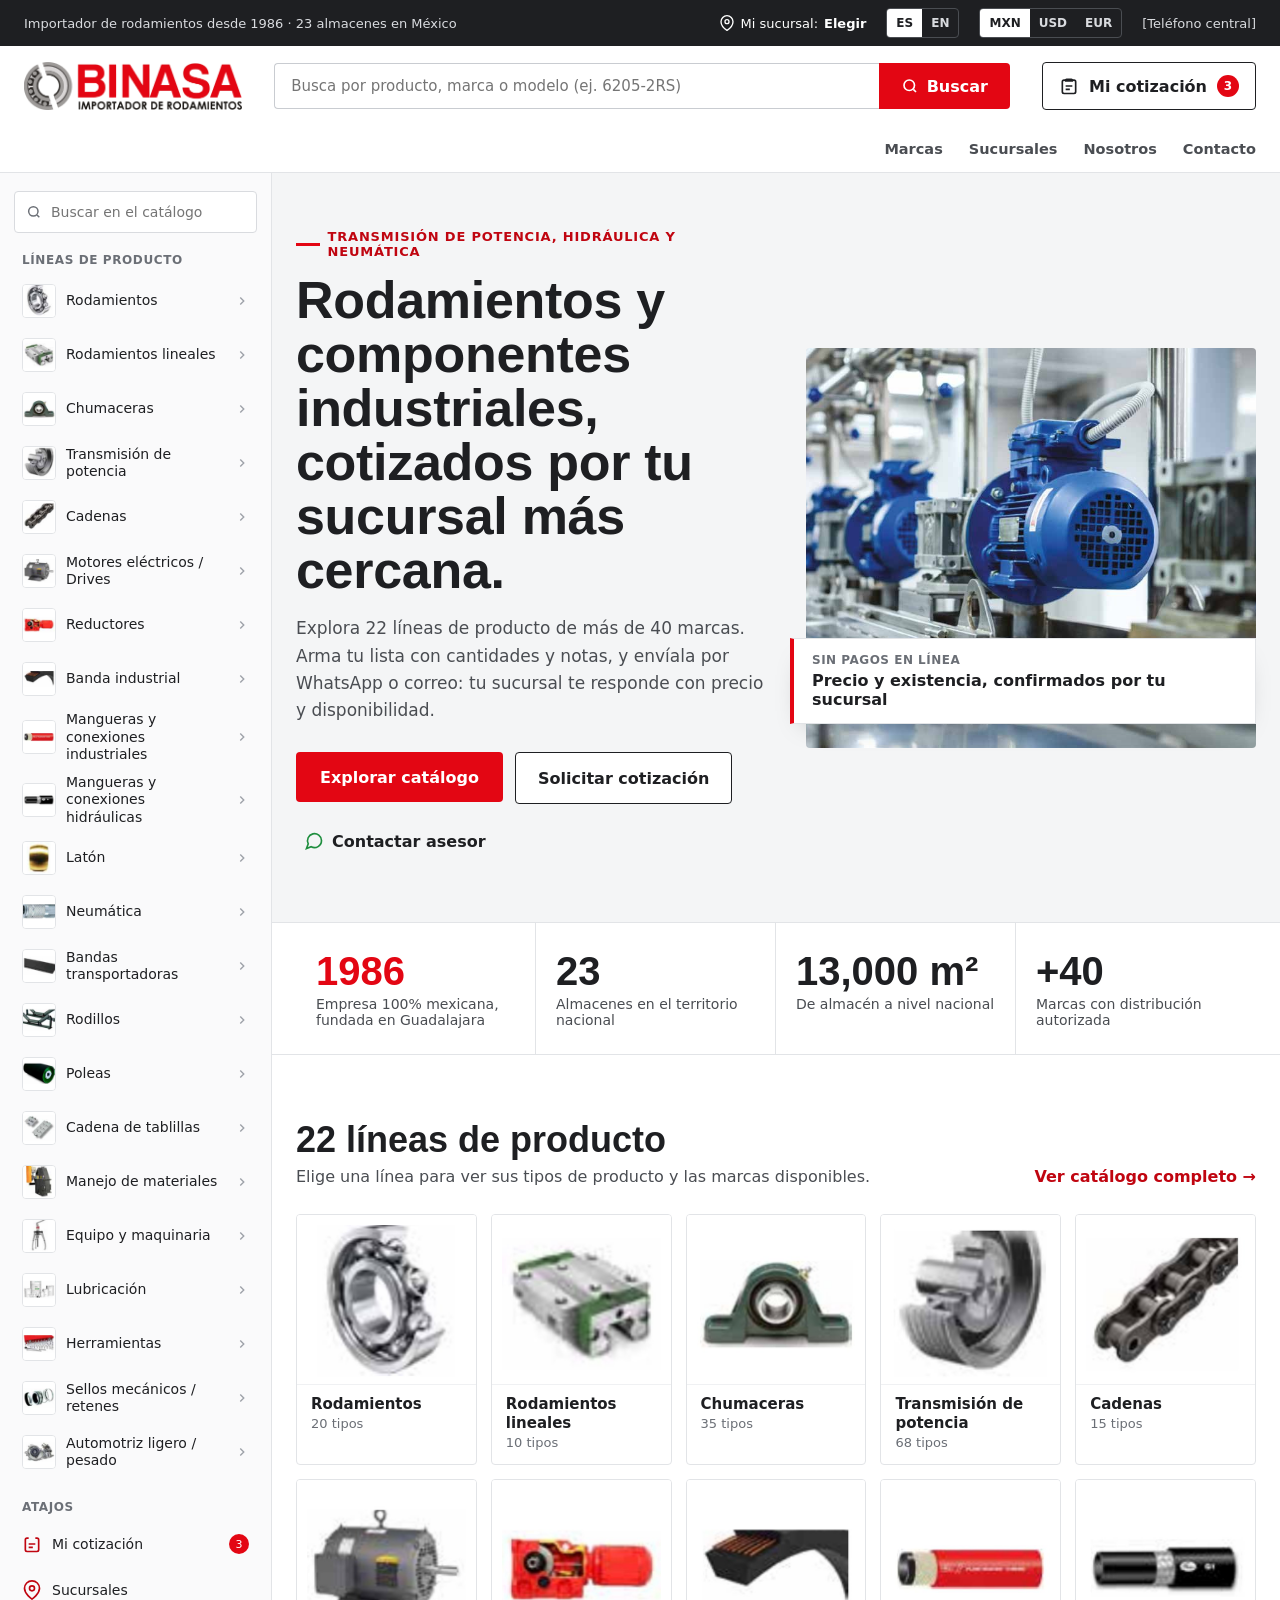
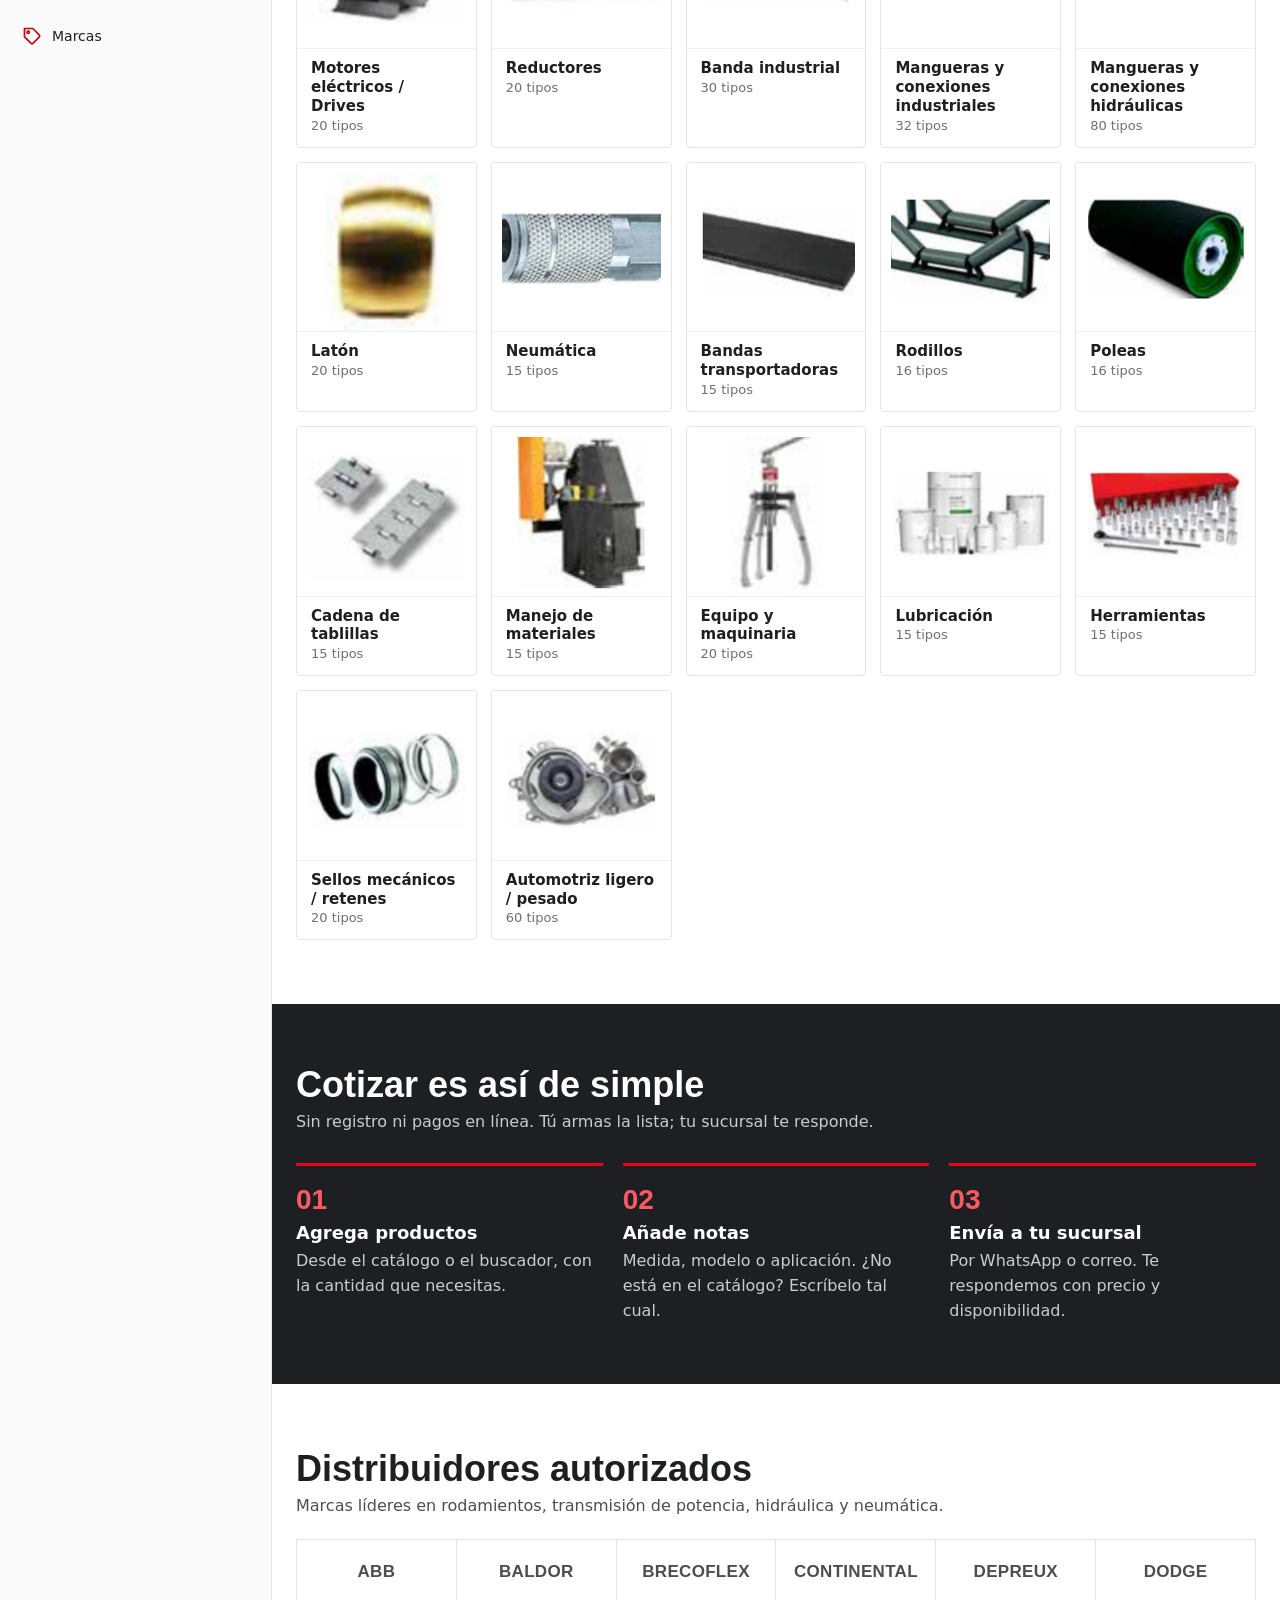
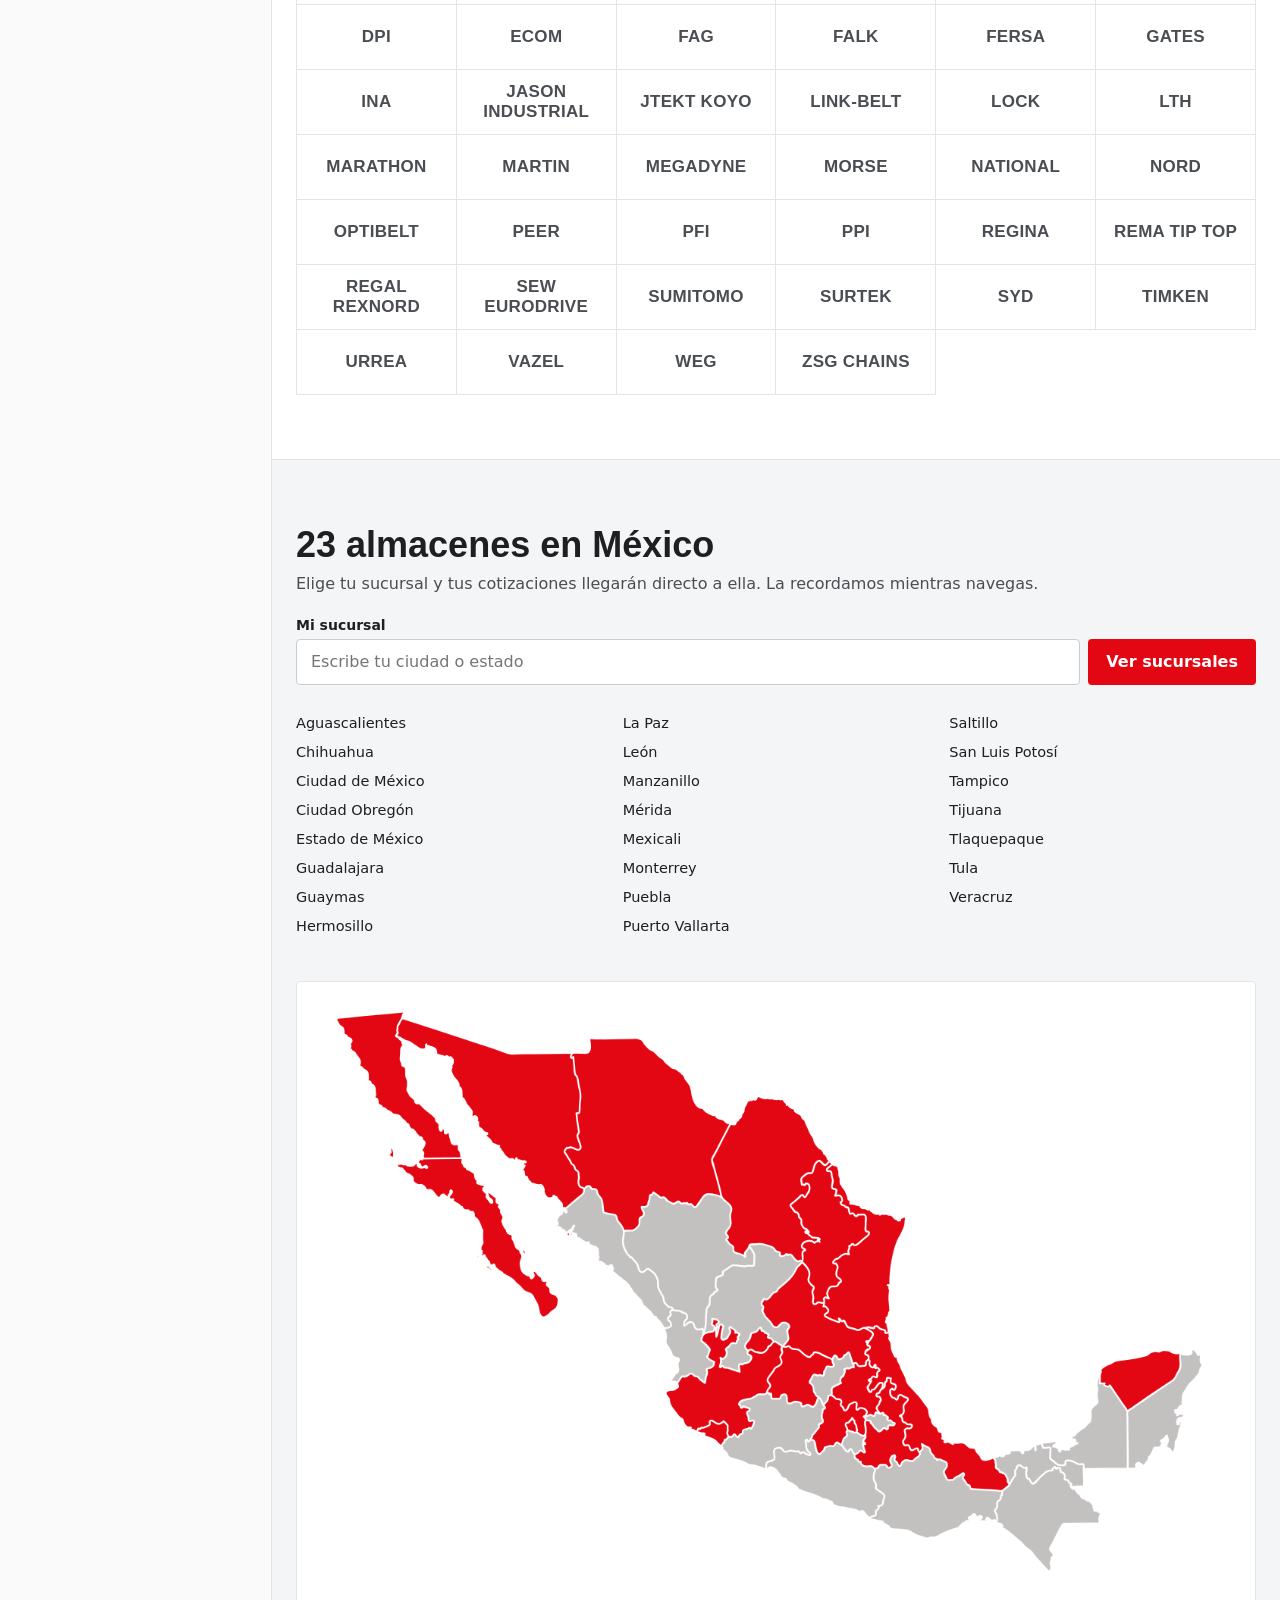
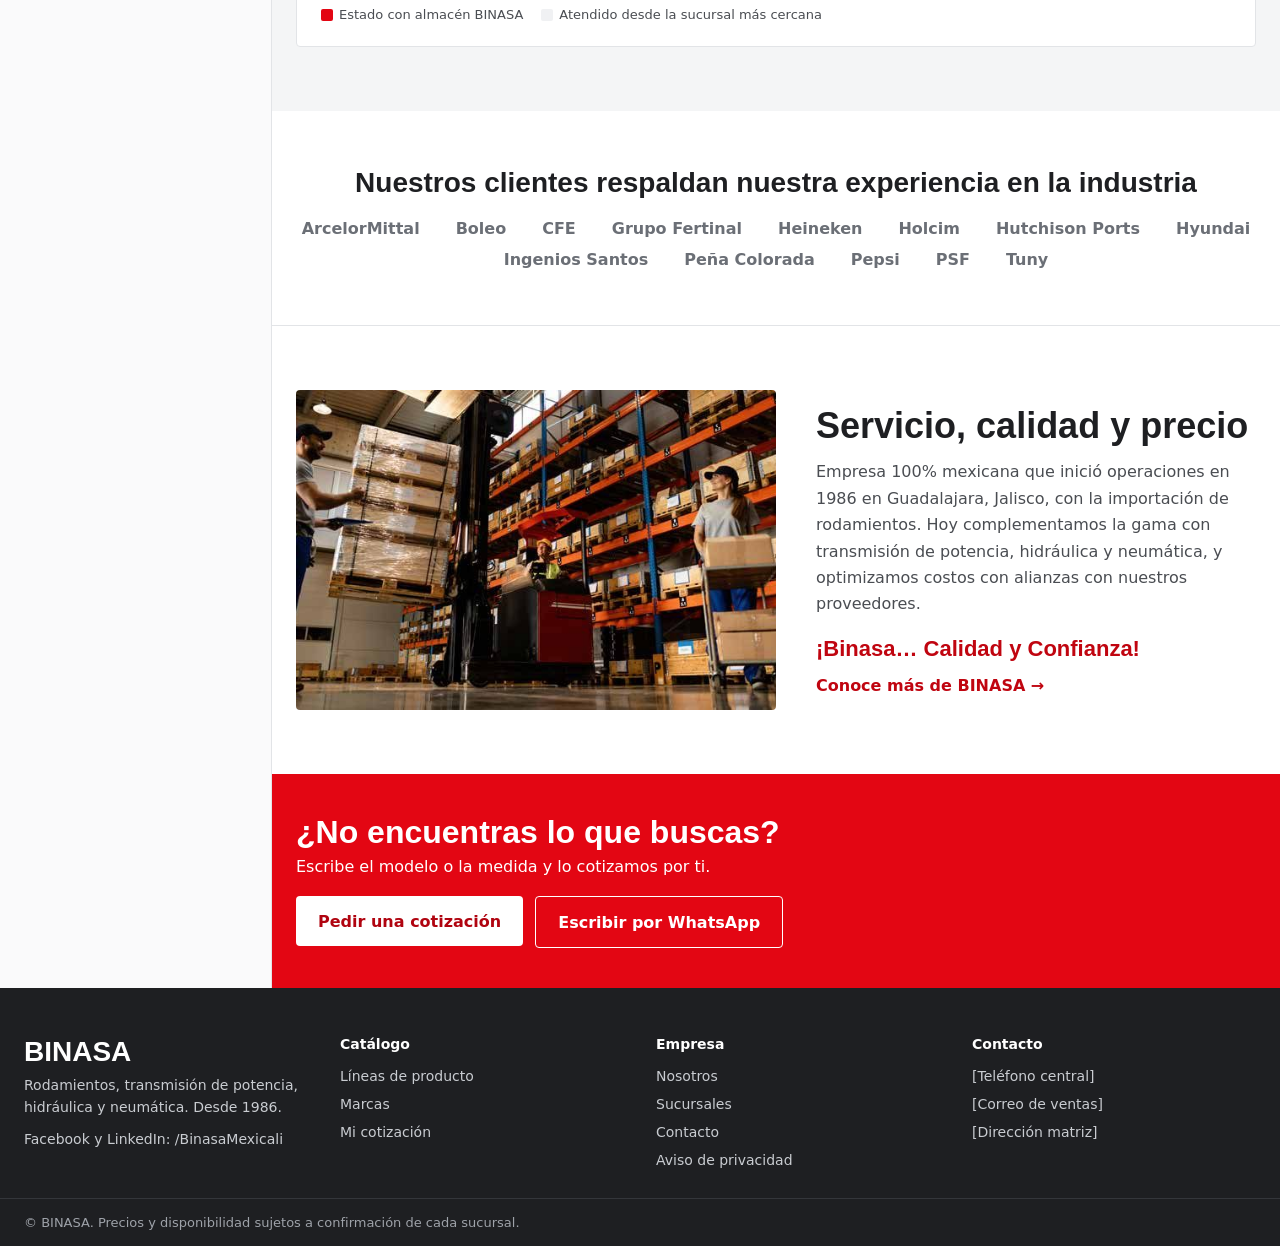
<file: BINASA-propuesta-diseno/html/Main.html>
<!doctype html><html lang="es"><head><meta charset="utf-8"><meta name="viewport" content="width=device-width, initial-scale=1"><title>BINASA · Inicio</title>


<style>
body{margin:0;background:#ffffff}
a{color:#C00510}a:hover{color:#8F0410}
.bx-tile:hover{border-color:#C00510 !important}
.bx-btn:hover{background:#C00510 !important}
.bx-ghost:hover{background:#F4F5F6 !important}
.bx-nav:hover{color:#C00510 !important}
.bx-sb:hover{background:#FDECEC !important;color:#B00410 !important}
a:focus-visible,button:focus-visible,input:focus-visible{outline:3px solid #1F6FEB;outline-offset:2px}
</style>
<style>*{font-family:inherit}</style></head><body>

<div style="font-family: Inter, system-ui, sans-serif; color: #1E1F22; background: #ffffff; min-width: 0">

<!-- Utility bar -->
<div style="background: #1E1F22; color: #D9DBDF; font-size: 13px">
<div style="max-width: 1240px; margin: 0 auto; padding: 8px 24px; display: flex; flex-wrap: wrap; gap: 8px 24px; align-items: center; justify-content: space-between">
<span>Importador de rodamientos desde 1986 · 23 almacenes en México</span>
<div style="display: flex; gap: 20px; align-items: center; flex-wrap: wrap">
<a href="#sucursales" style="color: #ffffff; text-decoration: none; display: flex; gap: 6px; align-items: center"><svg width="16" height="16" viewBox="0 0 24 24" fill="none" stroke="currentColor" stroke-width="2" aria-hidden="true"><path d="M21 10c0 7-9 13-9 13s-9-6-9-13a9 9 0 0 1 18 0z"></path><circle cx="12" cy="10" r="3"></circle></svg>Mi sucursal: <b style="font-weight: 600">Elegir</b></a>
<div role="group" aria-label="Idioma" style="display: inline-flex; border: 1px solid #4A4D52; border-radius: 4px; overflow: hidden"><button type="button" aria-pressed="true" style="height: 28px; padding: 0 9px; border: 0; background: #ffffff; color: #1E1F22; font: inherit; font-size: 12px; font-weight: 700; cursor: pointer">ES</button><button type="button" aria-pressed="false" style="height: 28px; padding: 0 9px; border: 0; background: transparent; color: #D9DBDF; font: inherit; font-size: 12px; font-weight: 700; cursor: pointer">EN</button></div>
<div role="group" aria-label="Moneda" style="display: inline-flex; border: 1px solid #4A4D52; border-radius: 4px; overflow: hidden"><button type="button" aria-pressed="true" style="height: 28px; padding: 0 9px; border: 0; background: #ffffff; color: #1E1F22; font: inherit; font-size: 12px; font-weight: 700; cursor: pointer">MXN</button><button type="button" aria-pressed="false" style="height: 28px; padding: 0 9px; border: 0; background: transparent; color: #D9DBDF; font: inherit; font-size: 12px; font-weight: 700; cursor: pointer">USD</button><button type="button" aria-pressed="false" style="height: 28px; padding: 0 9px; border: 0; background: transparent; color: #D9DBDF; font: inherit; font-size: 12px; font-weight: 700; cursor: pointer">EUR</button></div>
<span>[Teléfono central]</span>
</div>
</div>
</div>

<!-- Header -->
<header style="border-bottom: 1px solid #E2E4E7; background: #ffffff">
<div style="max-width: 1240px; margin: 0 auto; padding: 16px 24px; display: flex; flex-wrap: wrap; gap: 16px 32px; align-items: center">
<a href="Main.html" style="display: flex; align-items: center; gap: 10px; text-decoration: none" aria-label="BINASA, inicio">
<img src="../assets/binasa-logo.png" alt="BINASA, importador de rodamientos" style="height: 48px; width: auto; display: block">
</a>
<form role="search" style="flex: 1 1 380px; display: flex; min-width: 0">
<label for="q" style="position: absolute; left: -9999px">Buscar productos</label>
<input id="q" type="search" placeholder="Busca por producto, marca o modelo (ej. 6205-2RS)" style="flex: 1; min-width: 0; height: 46px; padding: 0 16px; border: 1.5px solid #C9CCD1; border-right: 0; border-radius: 4px 0 0 4px; font: inherit; font-size: 15px">
<button type="submit" class="bx-btn" style="height: 46px; padding: 0 22px; border: 0; border-radius: 0 4px 4px 0; background: #E30613; color: #ffffff; font: inherit; font-weight: 600; cursor: pointer; display: flex; gap: 8px; align-items: center"><svg width="18" height="18" viewBox="0 0 24 24" fill="none" stroke="currentColor" stroke-width="2.2" aria-hidden="true"><circle cx="11" cy="11" r="7"></circle><path d="m20 20-3.5-3.5"></path></svg>Buscar</button>
</form>
<a href="Cotizacion.html" class="bx-ghost" style="display: flex; align-items: center; gap: 10px; height: 46px; padding: 0 16px; border: 1.5px solid #1E1F22; border-radius: 4px; color: #1E1F22; text-decoration: none; font-weight: 600">
<svg width="20" height="20" viewBox="0 0 24 24" fill="none" stroke="currentColor" stroke-width="2" aria-hidden="true"><path d="M9 4h6a1 1 0 0 1 1 1v1H8V5a1 1 0 0 1 1-1z"></path><path d="M8 5H6a2 2 0 0 0-2 2v12a2 2 0 0 0 2 2h12a2 2 0 0 0 2-2V7a2 2 0 0 0-2-2h-2M8 12h8M8 16h5"></path></svg>
Mi cotización <span style="background: #E30613; color: #fff; border-radius: 999px; min-width: 22px; height: 22px; display: inline-flex; align-items: center; justify-content: center; font-size: 12px">3</span>
</a>
</div>
<nav aria-label="Principal" style="max-width: 1240px; margin: 0 auto; padding: 0 24px; display: flex; flex-wrap: wrap; gap: 4px 26px; align-items: center; font-size: 14.5px; font-weight: 600; height: auto; min-height: 46px">
<span style="flex: 1"></span>
<a class="bx-nav" href="#marcas" style="color: #4A4D52; text-decoration: none">Marcas</a>
<a class="bx-nav" href="#sucursales" style="color: #4A4D52; text-decoration: none">Sucursales</a>
<a class="bx-nav" href="#nosotros" style="color: #4A4D52; text-decoration: none">Nosotros</a>
<a class="bx-nav" href="#contacto" style="color: #4A4D52; text-decoration: none">Contacto</a>
</nav>
</header>

<div style="display: flex; flex-wrap: wrap; align-items: stretch">
<aside aria-label="Productos" style="flex: 0 0 272px; box-sizing: border-box; border-right: 1px solid #E2E4E7; background: #FAFAFB; padding: 18px 14px 32px">
<form role="search" style="position: relative">
<label for="sbq" style="position: absolute; left: -9999px">Buscar en el catálogo</label>
<svg width="16" height="16" viewBox="0 0 24 24" fill="none" stroke="#6B6F76" stroke-width="2.2" aria-hidden="true" style="position: absolute; left: 12px; top: 13px"><circle cx="11" cy="11" r="7"></circle><path d="m20 20-3.5-3.5"></path></svg>
<input id="sbq" type="search" placeholder="Buscar en el catálogo" style="width: 100%; box-sizing: border-box; height: 42px; padding: 0 12px 0 36px; border: 1.5px solid #D9DBDF; border-radius: 4px; font: inherit; font-size: 14px; background: #ffffff">
</form>
<p style="margin: 20px 8px 8px; font-size: 12px; font-weight: 700; letter-spacing: .6px; text-transform: uppercase; color: #6B6F76">Líneas de producto</p>
<ul style="list-style: none; margin: 0; padding: 0; display: flex; flex-direction: column; gap: 2px">

<li><a href="MenuLateral.html" class="bx-sb" style="display: flex; align-items: center; gap: 10px; min-height: 44px; padding: 4px 8px; border-radius: 4px; color: #1E1F22; text-decoration: none; font-size: 14px; font-weight: 500; line-height: 1.25">
<img src="../assets/rodamiento.jpg" alt="" style="width: 32px; height: 32px; object-fit: contain; background: #ffffff; border: 1px solid #E2E4E7; border-radius: 4px; flex: none">
<span style="flex: 1">Rodamientos</span>
<svg width="14" height="14" viewBox="0 0 24 24" fill="none" stroke="#9EA2A9" stroke-width="2.4" aria-hidden="true"><path d="m9 6 6 6-6 6"></path></svg>
</a></li>

<li><a href="MenuLateral.html" class="bx-sb" style="display: flex; align-items: center; gap: 10px; min-height: 44px; padding: 4px 8px; border-radius: 4px; color: #1E1F22; text-decoration: none; font-size: 14px; font-weight: 500; line-height: 1.25">
<img src="../assets/lineal.jpg" alt="" style="width: 32px; height: 32px; object-fit: contain; background: #ffffff; border: 1px solid #E2E4E7; border-radius: 4px; flex: none">
<span style="flex: 1">Rodamientos lineales</span>
<svg width="14" height="14" viewBox="0 0 24 24" fill="none" stroke="#9EA2A9" stroke-width="2.4" aria-hidden="true"><path d="m9 6 6 6-6 6"></path></svg>
</a></li>

<li><a href="MenuLateral.html" class="bx-sb" style="display: flex; align-items: center; gap: 10px; min-height: 44px; padding: 4px 8px; border-radius: 4px; color: #1E1F22; text-decoration: none; font-size: 14px; font-weight: 500; line-height: 1.25">
<img src="../assets/chumacera-piso.jpg" alt="" style="width: 32px; height: 32px; object-fit: contain; background: #ffffff; border: 1px solid #E2E4E7; border-radius: 4px; flex: none">
<span style="flex: 1">Chumaceras</span>
<svg width="14" height="14" viewBox="0 0 24 24" fill="none" stroke="#9EA2A9" stroke-width="2.4" aria-hidden="true"><path d="m9 6 6 6-6 6"></path></svg>
</a></li>

<li><a href="MenuLateral.html" class="bx-sb" style="display: flex; align-items: center; gap: 10px; min-height: 44px; padding: 4px 8px; border-radius: 4px; color: #1E1F22; text-decoration: none; font-size: 14px; font-weight: 500; line-height: 1.25">
<img src="../assets/polea.jpg" alt="" style="width: 32px; height: 32px; object-fit: contain; background: #ffffff; border: 1px solid #E2E4E7; border-radius: 4px; flex: none">
<span style="flex: 1">Transmisión de potencia</span>
<svg width="14" height="14" viewBox="0 0 24 24" fill="none" stroke="#9EA2A9" stroke-width="2.4" aria-hidden="true"><path d="m9 6 6 6-6 6"></path></svg>
</a></li>

<li><a href="MenuLateral.html" class="bx-sb" style="display: flex; align-items: center; gap: 10px; min-height: 44px; padding: 4px 8px; border-radius: 4px; color: #1E1F22; text-decoration: none; font-size: 14px; font-weight: 500; line-height: 1.25">
<img src="../assets/cadena.jpg" alt="" style="width: 32px; height: 32px; object-fit: contain; background: #ffffff; border: 1px solid #E2E4E7; border-radius: 4px; flex: none">
<span style="flex: 1">Cadenas</span>
<svg width="14" height="14" viewBox="0 0 24 24" fill="none" stroke="#9EA2A9" stroke-width="2.4" aria-hidden="true"><path d="m9 6 6 6-6 6"></path></svg>
</a></li>

<li><a href="MenuLateral.html" class="bx-sb" style="display: flex; align-items: center; gap: 10px; min-height: 44px; padding: 4px 8px; border-radius: 4px; color: #1E1F22; text-decoration: none; font-size: 14px; font-weight: 500; line-height: 1.25">
<img src="../assets/motor.jpg" alt="" style="width: 32px; height: 32px; object-fit: contain; background: #ffffff; border: 1px solid #E2E4E7; border-radius: 4px; flex: none">
<span style="flex: 1">Motores eléctricos / Drives</span>
<svg width="14" height="14" viewBox="0 0 24 24" fill="none" stroke="#9EA2A9" stroke-width="2.4" aria-hidden="true"><path d="m9 6 6 6-6 6"></path></svg>
</a></li>

<li><a href="MenuLateral.html" class="bx-sb" style="display: flex; align-items: center; gap: 10px; min-height: 44px; padding: 4px 8px; border-radius: 4px; color: #1E1F22; text-decoration: none; font-size: 14px; font-weight: 500; line-height: 1.25">
<img src="../assets/reductor.jpg" alt="" style="width: 32px; height: 32px; object-fit: contain; background: #ffffff; border: 1px solid #E2E4E7; border-radius: 4px; flex: none">
<span style="flex: 1">Reductores</span>
<svg width="14" height="14" viewBox="0 0 24 24" fill="none" stroke="#9EA2A9" stroke-width="2.4" aria-hidden="true"><path d="m9 6 6 6-6 6"></path></svg>
</a></li>

<li><a href="MenuLateral.html" class="bx-sb" style="display: flex; align-items: center; gap: 10px; min-height: 44px; padding: 4px 8px; border-radius: 4px; color: #1E1F22; text-decoration: none; font-size: 14px; font-weight: 500; line-height: 1.25">
<img src="../assets/banda.jpg" alt="" style="width: 32px; height: 32px; object-fit: contain; background: #ffffff; border: 1px solid #E2E4E7; border-radius: 4px; flex: none">
<span style="flex: 1">Banda industrial</span>
<svg width="14" height="14" viewBox="0 0 24 24" fill="none" stroke="#9EA2A9" stroke-width="2.4" aria-hidden="true"><path d="m9 6 6 6-6 6"></path></svg>
</a></li>

<li><a href="MenuLateral.html" class="bx-sb" style="display: flex; align-items: center; gap: 10px; min-height: 44px; padding: 4px 8px; border-radius: 4px; color: #1E1F22; text-decoration: none; font-size: 14px; font-weight: 500; line-height: 1.25">
<img src="../assets/manguera.jpg" alt="" style="width: 32px; height: 32px; object-fit: contain; background: #ffffff; border: 1px solid #E2E4E7; border-radius: 4px; flex: none">
<span style="flex: 1">Mangueras y conexiones industriales</span>
<svg width="14" height="14" viewBox="0 0 24 24" fill="none" stroke="#9EA2A9" stroke-width="2.4" aria-hidden="true"><path d="m9 6 6 6-6 6"></path></svg>
</a></li>

<li><a href="MenuLateral.html" class="bx-sb" style="display: flex; align-items: center; gap: 10px; min-height: 44px; padding: 4px 8px; border-radius: 4px; color: #1E1F22; text-decoration: none; font-size: 14px; font-weight: 500; line-height: 1.25">
<img src="../assets/hidraulica.jpg" alt="" style="width: 32px; height: 32px; object-fit: contain; background: #ffffff; border: 1px solid #E2E4E7; border-radius: 4px; flex: none">
<span style="flex: 1">Mangueras y conexiones hidráulicas</span>
<svg width="14" height="14" viewBox="0 0 24 24" fill="none" stroke="#9EA2A9" stroke-width="2.4" aria-hidden="true"><path d="m9 6 6 6-6 6"></path></svg>
</a></li>

<li><a href="MenuLateral.html" class="bx-sb" style="display: flex; align-items: center; gap: 10px; min-height: 44px; padding: 4px 8px; border-radius: 4px; color: #1E1F22; text-decoration: none; font-size: 14px; font-weight: 500; line-height: 1.25">
<img src="../assets/laton.jpg" alt="" style="width: 32px; height: 32px; object-fit: contain; background: #ffffff; border: 1px solid #E2E4E7; border-radius: 4px; flex: none">
<span style="flex: 1">Latón</span>
<svg width="14" height="14" viewBox="0 0 24 24" fill="none" stroke="#9EA2A9" stroke-width="2.4" aria-hidden="true"><path d="m9 6 6 6-6 6"></path></svg>
</a></li>

<li><a href="MenuLateral.html" class="bx-sb" style="display: flex; align-items: center; gap: 10px; min-height: 44px; padding: 4px 8px; border-radius: 4px; color: #1E1F22; text-decoration: none; font-size: 14px; font-weight: 500; line-height: 1.25">
<img src="../assets/neumatica.jpg" alt="" style="width: 32px; height: 32px; object-fit: contain; background: #ffffff; border: 1px solid #E2E4E7; border-radius: 4px; flex: none">
<span style="flex: 1">Neumática</span>
<svg width="14" height="14" viewBox="0 0 24 24" fill="none" stroke="#9EA2A9" stroke-width="2.4" aria-hidden="true"><path d="m9 6 6 6-6 6"></path></svg>
</a></li>

<li><a href="MenuLateral.html" class="bx-sb" style="display: flex; align-items: center; gap: 10px; min-height: 44px; padding: 4px 8px; border-radius: 4px; color: #1E1F22; text-decoration: none; font-size: 14px; font-weight: 500; line-height: 1.25">
<img src="../assets/banda-transportadora.jpg" alt="" style="width: 32px; height: 32px; object-fit: contain; background: #ffffff; border: 1px solid #E2E4E7; border-radius: 4px; flex: none">
<span style="flex: 1">Bandas transportadoras</span>
<svg width="14" height="14" viewBox="0 0 24 24" fill="none" stroke="#9EA2A9" stroke-width="2.4" aria-hidden="true"><path d="m9 6 6 6-6 6"></path></svg>
</a></li>

<li><a href="MenuLateral.html" class="bx-sb" style="display: flex; align-items: center; gap: 10px; min-height: 44px; padding: 4px 8px; border-radius: 4px; color: #1E1F22; text-decoration: none; font-size: 14px; font-weight: 500; line-height: 1.25">
<img src="../assets/rodillo.jpg" alt="" style="width: 32px; height: 32px; object-fit: contain; background: #ffffff; border: 1px solid #E2E4E7; border-radius: 4px; flex: none">
<span style="flex: 1">Rodillos</span>
<svg width="14" height="14" viewBox="0 0 24 24" fill="none" stroke="#9EA2A9" stroke-width="2.4" aria-hidden="true"><path d="m9 6 6 6-6 6"></path></svg>
</a></li>

<li><a href="MenuLateral.html" class="bx-sb" style="display: flex; align-items: center; gap: 10px; min-height: 44px; padding: 4px 8px; border-radius: 4px; color: #1E1F22; text-decoration: none; font-size: 14px; font-weight: 500; line-height: 1.25">
<img src="../assets/polea-tambor.jpg" alt="" style="width: 32px; height: 32px; object-fit: contain; background: #ffffff; border: 1px solid #E2E4E7; border-radius: 4px; flex: none">
<span style="flex: 1">Poleas</span>
<svg width="14" height="14" viewBox="0 0 24 24" fill="none" stroke="#9EA2A9" stroke-width="2.4" aria-hidden="true"><path d="m9 6 6 6-6 6"></path></svg>
</a></li>

<li><a href="MenuLateral.html" class="bx-sb" style="display: flex; align-items: center; gap: 10px; min-height: 44px; padding: 4px 8px; border-radius: 4px; color: #1E1F22; text-decoration: none; font-size: 14px; font-weight: 500; line-height: 1.25">
<img src="../assets/tablilla.jpg" alt="" style="width: 32px; height: 32px; object-fit: contain; background: #ffffff; border: 1px solid #E2E4E7; border-radius: 4px; flex: none">
<span style="flex: 1">Cadena de tablillas</span>
<svg width="14" height="14" viewBox="0 0 24 24" fill="none" stroke="#9EA2A9" stroke-width="2.4" aria-hidden="true"><path d="m9 6 6 6-6 6"></path></svg>
</a></li>

<li><a href="MenuLateral.html" class="bx-sb" style="display: flex; align-items: center; gap: 10px; min-height: 44px; padding: 4px 8px; border-radius: 4px; color: #1E1F22; text-decoration: none; font-size: 14px; font-weight: 500; line-height: 1.25">
<img src="../assets/cangilones.jpg" alt="" style="width: 32px; height: 32px; object-fit: contain; background: #ffffff; border: 1px solid #E2E4E7; border-radius: 4px; flex: none">
<span style="flex: 1">Manejo de materiales</span>
<svg width="14" height="14" viewBox="0 0 24 24" fill="none" stroke="#9EA2A9" stroke-width="2.4" aria-hidden="true"><path d="m9 6 6 6-6 6"></path></svg>
</a></li>

<li><a href="MenuLateral.html" class="bx-sb" style="display: flex; align-items: center; gap: 10px; min-height: 44px; padding: 4px 8px; border-radius: 4px; color: #1E1F22; text-decoration: none; font-size: 14px; font-weight: 500; line-height: 1.25">
<img src="../assets/extractor.jpg" alt="" style="width: 32px; height: 32px; object-fit: contain; background: #ffffff; border: 1px solid #E2E4E7; border-radius: 4px; flex: none">
<span style="flex: 1">Equipo y maquinaria</span>
<svg width="14" height="14" viewBox="0 0 24 24" fill="none" stroke="#9EA2A9" stroke-width="2.4" aria-hidden="true"><path d="m9 6 6 6-6 6"></path></svg>
</a></li>

<li><a href="MenuLateral.html" class="bx-sb" style="display: flex; align-items: center; gap: 10px; min-height: 44px; padding: 4px 8px; border-radius: 4px; color: #1E1F22; text-decoration: none; font-size: 14px; font-weight: 500; line-height: 1.25">
<img src="../assets/grasa.jpg" alt="" style="width: 32px; height: 32px; object-fit: contain; background: #ffffff; border: 1px solid #E2E4E7; border-radius: 4px; flex: none">
<span style="flex: 1">Lubricación</span>
<svg width="14" height="14" viewBox="0 0 24 24" fill="none" stroke="#9EA2A9" stroke-width="2.4" aria-hidden="true"><path d="m9 6 6 6-6 6"></path></svg>
</a></li>

<li><a href="MenuLateral.html" class="bx-sb" style="display: flex; align-items: center; gap: 10px; min-height: 44px; padding: 4px 8px; border-radius: 4px; color: #1E1F22; text-decoration: none; font-size: 14px; font-weight: 500; line-height: 1.25">
<img src="../assets/herramienta.jpg" alt="" style="width: 32px; height: 32px; object-fit: contain; background: #ffffff; border: 1px solid #E2E4E7; border-radius: 4px; flex: none">
<span style="flex: 1">Herramientas</span>
<svg width="14" height="14" viewBox="0 0 24 24" fill="none" stroke="#9EA2A9" stroke-width="2.4" aria-hidden="true"><path d="m9 6 6 6-6 6"></path></svg>
</a></li>

<li><a href="MenuLateral.html" class="bx-sb" style="display: flex; align-items: center; gap: 10px; min-height: 44px; padding: 4px 8px; border-radius: 4px; color: #1E1F22; text-decoration: none; font-size: 14px; font-weight: 500; line-height: 1.25">
<img src="../assets/sello.jpg" alt="" style="width: 32px; height: 32px; object-fit: contain; background: #ffffff; border: 1px solid #E2E4E7; border-radius: 4px; flex: none">
<span style="flex: 1">Sellos mecánicos / retenes</span>
<svg width="14" height="14" viewBox="0 0 24 24" fill="none" stroke="#9EA2A9" stroke-width="2.4" aria-hidden="true"><path d="m9 6 6 6-6 6"></path></svg>
</a></li>

<li><a href="MenuLateral.html" class="bx-sb" style="display: flex; align-items: center; gap: 10px; min-height: 44px; padding: 4px 8px; border-radius: 4px; color: #1E1F22; text-decoration: none; font-size: 14px; font-weight: 500; line-height: 1.25">
<img src="../assets/automotriz.jpg" alt="" style="width: 32px; height: 32px; object-fit: contain; background: #ffffff; border: 1px solid #E2E4E7; border-radius: 4px; flex: none">
<span style="flex: 1">Automotriz ligero / pesado</span>
<svg width="14" height="14" viewBox="0 0 24 24" fill="none" stroke="#9EA2A9" stroke-width="2.4" aria-hidden="true"><path d="m9 6 6 6-6 6"></path></svg>
</a></li>

</ul>
<p style="margin: 22px 8px 8px; font-size: 12px; font-weight: 700; letter-spacing: .6px; text-transform: uppercase; color: #6B6F76">Atajos</p>
<ul style="list-style: none; margin: 0; padding: 0; display: flex; flex-direction: column; gap: 2px; font-size: 14px; font-weight: 500">
<li><a href="Cotizacion.html" class="bx-sb" style="display: flex; align-items: center; gap: 10px; min-height: 44px; padding: 0 8px; border-radius: 4px; color: #1E1F22; text-decoration: none"><svg width="20" height="20" viewBox="0 0 24 24" fill="none" stroke="#C00510" stroke-width="2" aria-hidden="true"><path d="M8 5H6a2 2 0 0 0-2 2v12a2 2 0 0 0 2 2h12a2 2 0 0 0 2-2V7a2 2 0 0 0-2-2h-2M8 12h8M8 16h5"></path></svg><span style="flex: 1">Mi cotización</span><span style="background: #E30613; color: #fff; border-radius: 999px; min-width: 20px; height: 20px; font-size: 11px; display: inline-flex; align-items: center; justify-content: center">3</span></a></li>
<li><a href="#sucursales" class="bx-sb" style="display: flex; align-items: center; gap: 10px; min-height: 44px; padding: 0 8px; border-radius: 4px; color: #1E1F22; text-decoration: none"><svg width="20" height="20" viewBox="0 0 24 24" fill="none" stroke="#C00510" stroke-width="2" aria-hidden="true"><path d="M21 10c0 7-9 13-9 13s-9-6-9-13a9 9 0 0 1 18 0z"></path><circle cx="12" cy="10" r="3"></circle></svg>Sucursales</a></li>
<li><a href="#marcas" class="bx-sb" style="display: flex; align-items: center; gap: 10px; min-height: 44px; padding: 0 8px; border-radius: 4px; color: #1E1F22; text-decoration: none"><svg width="20" height="20" viewBox="0 0 24 24" fill="none" stroke="#C00510" stroke-width="2" aria-hidden="true"><path d="M20.6 13.4 13.4 20.6a2 2 0 0 1-2.8 0L3 13V3h10l7.6 7.6a2 2 0 0 1 0 2.8z"></path><circle cx="7.5" cy="7.5" r="1.5"></circle></svg>Marcas</a></li>
</ul>
</aside>
<main style="flex: 999 1 640px; min-width: 0">
<!-- Hero -->
<section style="background: #F4F5F6; border-bottom: 1px solid #E2E4E7">
<div style="max-width: 1240px; margin: 0 auto; padding: 56px 24px; display: flex; flex-wrap: wrap; gap: 40px; align-items: center">
<div style="flex: 1 1 460px; min-width: 0">
<p style="margin: 0 0 14px; display: inline-flex; gap: 8px; align-items: center; font-size: 13px; font-weight: 700; letter-spacing: .8px; text-transform: uppercase; color: #C00510"><span style="width: 24px; height: 3px; background: #E30613"></span>Transmisión de potencia, hidráulica y neumática</p>
<h1 style="margin: 0; font-family: 'Barlow Semi Condensed','Inter Display',sans-serif; font-weight: 700; font-size: 52px; line-height: 1.04; letter-spacing: -.3px">Rodamientos y componentes industriales, cotizados por tu sucursal más cercana.</h1>
<p style="margin: 18px 0 0; font-size: 17px; line-height: 1.6; color: #4A4D52; max-width: 560px">Explora 22 líneas de producto de más de 40 marcas. Arma tu lista con cantidades y notas, y envíala por WhatsApp o correo: tu sucursal te responde con precio y disponibilidad.</p>
<div style="display: flex; flex-wrap: wrap; gap: 12px; margin-top: 28px">
<a href="Linea.html" class="bx-btn" style="display: inline-flex; align-items: center; height: 50px; padding: 0 24px; background: #E30613; color: #ffffff; border-radius: 4px; text-decoration: none; font-weight: 600">Explorar catálogo</a>
<a href="Cotizacion.html" class="bx-ghost" style="display: inline-flex; align-items: center; height: 50px; padding: 0 22px; border: 1.5px solid #1E1F22; color: #1E1F22; border-radius: 4px; text-decoration: none; font-weight: 600; background: #ffffff">Solicitar cotización</a>
<a href="#contacto" style="display: inline-flex; align-items: center; gap: 8px; height: 50px; padding: 0 8px; color: #1E1F22; text-decoration: none; font-weight: 600"><svg width="20" height="20" viewBox="0 0 24 24" fill="none" stroke="#1E8E3E" stroke-width="2" aria-hidden="true"><path d="M21 11.5a8.4 8.4 0 0 1-12.4 7.4L3 21l2.1-5.6A8.4 8.4 0 1 1 21 11.5z"></path></svg>Contactar asesor</a>
</div>
</div>
<div style="flex: 1 1 440px; min-width: 0; position: relative">
<img src="../assets/hero-motores.jpg" alt="Motores eléctricos industriales en línea de producción" style="width: 100%; height: 400px; object-fit: cover; border-radius: 4px; display: block">
<div style="position: absolute; left: -16px; bottom: 24px; background: #ffffff; border: 1px solid #E2E4E7; border-left: 4px solid #E30613; padding: 14px 18px; box-shadow: 0 12px 28px -16px rgba(0,0,0,.35)">
<p style="margin: 0; font-size: 12px; color: #6B6F76; font-weight: 600; text-transform: uppercase; letter-spacing: .5px">Sin pagos en línea</p>
<p style="margin: 4px 0 0; font-weight: 600">Precio y existencia, confirmados por tu sucursal</p>
</div>
</div>
</div>
</section>

<!-- Figures -->
<section aria-label="BINASA en cifras" style="border-bottom: 1px solid #E2E4E7">
<div style="max-width: 1240px; margin: 0 auto; padding: 0 24px; display: grid; grid-template-columns: repeat(4, minmax(0, 1fr))">
<div style="padding: 26px 20px; border-right: 1px solid #E2E4E7"><p style="margin: 0; font-family: 'Barlow Semi Condensed','Inter Display',sans-serif; font-weight: 700; font-size: 40px; color: #E30613">1986</p><p style="margin: 2px 0 0; color: #4A4D52; font-size: 14px">Empresa 100% mexicana, fundada en Guadalajara</p></div>
<div style="padding: 26px 20px; border-right: 1px solid #E2E4E7"><p style="margin: 0; font-family: 'Barlow Semi Condensed','Inter Display',sans-serif; font-weight: 700; font-size: 40px; color: #1E1F22">23</p><p style="margin: 2px 0 0; color: #4A4D52; font-size: 14px">Almacenes en el territorio nacional</p></div>
<div style="padding: 26px 20px; border-right: 1px solid #E2E4E7"><p style="margin: 0; font-family: 'Barlow Semi Condensed','Inter Display',sans-serif; font-weight: 700; font-size: 40px; color: #1E1F22">13,000 m²</p><p style="margin: 2px 0 0; color: #4A4D52; font-size: 14px">De almacén a nivel nacional</p></div>
<div style="padding: 26px 20px"><p style="margin: 0; font-family: 'Barlow Semi Condensed','Inter Display',sans-serif; font-weight: 700; font-size: 40px; color: #1E1F22">+40</p><p style="margin: 2px 0 0; color: #4A4D52; font-size: 14px">Marcas con distribución autorizada</p></div>
</div>
</section>

<!-- Product lines -->
<section id="lineas" style="padding: 64px 0">
<div style="max-width: 1240px; margin: 0 auto; padding: 0 24px">
<div style="display: flex; flex-wrap: wrap; gap: 12px 24px; align-items: end; justify-content: space-between; margin-bottom: 28px">
<div>
<h2 style="margin: 0; font-family: 'Barlow Semi Condensed','Inter Display',sans-serif; font-weight: 700; font-size: 36px">22 líneas de producto</h2>
<p style="margin: 6px 0 0; color: #4A4D52">Elige una línea para ver sus tipos de producto y las marcas disponibles.</p>
</div>
<a href="Linea.html" style="font-weight: 600; text-decoration: none">Ver catálogo completo →</a>
</div>
<div style="display: grid; grid-template-columns: repeat(auto-fill, minmax(178px, 1fr)); gap: 14px">

<a href="Linea.html" class="bx-tile" style="display: flex; flex-direction: column; border: 1px solid #E2E4E7; border-radius: 4px; text-decoration: none; color: #1E1F22; background: #ffffff; overflow: hidden">
<span style="display: block; background: #ffffff; padding: 10px 10px 0"><img src="../assets/rodamiento.jpg" alt="" loading="lazy" style="width: 100%; aspect-ratio: 1 / 1; object-fit: contain; display: block"></span>
<span style="display: flex; flex-direction: column; gap: 2px; padding: 10px 14px 14px; border-top: 1px solid #F0F1F3">
<span style="font-weight: 600; font-size: 15px; line-height: 1.25">Rodamientos</span>
<span style="font-size: 13px; color: #6B6F76">20 tipos</span>
</span>
</a>

<a href="Linea.html" class="bx-tile" style="display: flex; flex-direction: column; border: 1px solid #E2E4E7; border-radius: 4px; text-decoration: none; color: #1E1F22; background: #ffffff; overflow: hidden">
<span style="display: block; background: #ffffff; padding: 10px 10px 0"><img src="../assets/lineal.jpg" alt="" loading="lazy" style="width: 100%; aspect-ratio: 1 / 1; object-fit: contain; display: block"></span>
<span style="display: flex; flex-direction: column; gap: 2px; padding: 10px 14px 14px; border-top: 1px solid #F0F1F3">
<span style="font-weight: 600; font-size: 15px; line-height: 1.25">Rodamientos lineales</span>
<span style="font-size: 13px; color: #6B6F76">10 tipos</span>
</span>
</a>

<a href="Linea.html" class="bx-tile" style="display: flex; flex-direction: column; border: 1px solid #E2E4E7; border-radius: 4px; text-decoration: none; color: #1E1F22; background: #ffffff; overflow: hidden">
<span style="display: block; background: #ffffff; padding: 10px 10px 0"><img src="../assets/chumacera-piso.jpg" alt="" loading="lazy" style="width: 100%; aspect-ratio: 1 / 1; object-fit: contain; display: block"></span>
<span style="display: flex; flex-direction: column; gap: 2px; padding: 10px 14px 14px; border-top: 1px solid #F0F1F3">
<span style="font-weight: 600; font-size: 15px; line-height: 1.25">Chumaceras</span>
<span style="font-size: 13px; color: #6B6F76">35 tipos</span>
</span>
</a>

<a href="Linea.html" class="bx-tile" style="display: flex; flex-direction: column; border: 1px solid #E2E4E7; border-radius: 4px; text-decoration: none; color: #1E1F22; background: #ffffff; overflow: hidden">
<span style="display: block; background: #ffffff; padding: 10px 10px 0"><img src="../assets/polea.jpg" alt="" loading="lazy" style="width: 100%; aspect-ratio: 1 / 1; object-fit: contain; display: block"></span>
<span style="display: flex; flex-direction: column; gap: 2px; padding: 10px 14px 14px; border-top: 1px solid #F0F1F3">
<span style="font-weight: 600; font-size: 15px; line-height: 1.25">Transmisión de potencia</span>
<span style="font-size: 13px; color: #6B6F76">68 tipos</span>
</span>
</a>

<a href="Linea.html" class="bx-tile" style="display: flex; flex-direction: column; border: 1px solid #E2E4E7; border-radius: 4px; text-decoration: none; color: #1E1F22; background: #ffffff; overflow: hidden">
<span style="display: block; background: #ffffff; padding: 10px 10px 0"><img src="../assets/cadena.jpg" alt="" loading="lazy" style="width: 100%; aspect-ratio: 1 / 1; object-fit: contain; display: block"></span>
<span style="display: flex; flex-direction: column; gap: 2px; padding: 10px 14px 14px; border-top: 1px solid #F0F1F3">
<span style="font-weight: 600; font-size: 15px; line-height: 1.25">Cadenas</span>
<span style="font-size: 13px; color: #6B6F76">15 tipos</span>
</span>
</a>

<a href="Linea.html" class="bx-tile" style="display: flex; flex-direction: column; border: 1px solid #E2E4E7; border-radius: 4px; text-decoration: none; color: #1E1F22; background: #ffffff; overflow: hidden">
<span style="display: block; background: #ffffff; padding: 10px 10px 0"><img src="../assets/motor.jpg" alt="" loading="lazy" style="width: 100%; aspect-ratio: 1 / 1; object-fit: contain; display: block"></span>
<span style="display: flex; flex-direction: column; gap: 2px; padding: 10px 14px 14px; border-top: 1px solid #F0F1F3">
<span style="font-weight: 600; font-size: 15px; line-height: 1.25">Motores eléctricos / Drives</span>
<span style="font-size: 13px; color: #6B6F76">20 tipos</span>
</span>
</a>

<a href="Linea.html" class="bx-tile" style="display: flex; flex-direction: column; border: 1px solid #E2E4E7; border-radius: 4px; text-decoration: none; color: #1E1F22; background: #ffffff; overflow: hidden">
<span style="display: block; background: #ffffff; padding: 10px 10px 0"><img src="../assets/reductor.jpg" alt="" loading="lazy" style="width: 100%; aspect-ratio: 1 / 1; object-fit: contain; display: block"></span>
<span style="display: flex; flex-direction: column; gap: 2px; padding: 10px 14px 14px; border-top: 1px solid #F0F1F3">
<span style="font-weight: 600; font-size: 15px; line-height: 1.25">Reductores</span>
<span style="font-size: 13px; color: #6B6F76">20 tipos</span>
</span>
</a>

<a href="Linea.html" class="bx-tile" style="display: flex; flex-direction: column; border: 1px solid #E2E4E7; border-radius: 4px; text-decoration: none; color: #1E1F22; background: #ffffff; overflow: hidden">
<span style="display: block; background: #ffffff; padding: 10px 10px 0"><img src="../assets/banda.jpg" alt="" loading="lazy" style="width: 100%; aspect-ratio: 1 / 1; object-fit: contain; display: block"></span>
<span style="display: flex; flex-direction: column; gap: 2px; padding: 10px 14px 14px; border-top: 1px solid #F0F1F3">
<span style="font-weight: 600; font-size: 15px; line-height: 1.25">Banda industrial</span>
<span style="font-size: 13px; color: #6B6F76">30 tipos</span>
</span>
</a>

<a href="Linea.html" class="bx-tile" style="display: flex; flex-direction: column; border: 1px solid #E2E4E7; border-radius: 4px; text-decoration: none; color: #1E1F22; background: #ffffff; overflow: hidden">
<span style="display: block; background: #ffffff; padding: 10px 10px 0"><img src="../assets/manguera.jpg" alt="" loading="lazy" style="width: 100%; aspect-ratio: 1 / 1; object-fit: contain; display: block"></span>
<span style="display: flex; flex-direction: column; gap: 2px; padding: 10px 14px 14px; border-top: 1px solid #F0F1F3">
<span style="font-weight: 600; font-size: 15px; line-height: 1.25">Mangueras y conexiones industriales</span>
<span style="font-size: 13px; color: #6B6F76">32 tipos</span>
</span>
</a>

<a href="Linea.html" class="bx-tile" style="display: flex; flex-direction: column; border: 1px solid #E2E4E7; border-radius: 4px; text-decoration: none; color: #1E1F22; background: #ffffff; overflow: hidden">
<span style="display: block; background: #ffffff; padding: 10px 10px 0"><img src="../assets/hidraulica.jpg" alt="" loading="lazy" style="width: 100%; aspect-ratio: 1 / 1; object-fit: contain; display: block"></span>
<span style="display: flex; flex-direction: column; gap: 2px; padding: 10px 14px 14px; border-top: 1px solid #F0F1F3">
<span style="font-weight: 600; font-size: 15px; line-height: 1.25">Mangueras y conexiones hidráulicas</span>
<span style="font-size: 13px; color: #6B6F76">80 tipos</span>
</span>
</a>

<a href="Linea.html" class="bx-tile" style="display: flex; flex-direction: column; border: 1px solid #E2E4E7; border-radius: 4px; text-decoration: none; color: #1E1F22; background: #ffffff; overflow: hidden">
<span style="display: block; background: #ffffff; padding: 10px 10px 0"><img src="../assets/laton.jpg" alt="" loading="lazy" style="width: 100%; aspect-ratio: 1 / 1; object-fit: contain; display: block"></span>
<span style="display: flex; flex-direction: column; gap: 2px; padding: 10px 14px 14px; border-top: 1px solid #F0F1F3">
<span style="font-weight: 600; font-size: 15px; line-height: 1.25">Latón</span>
<span style="font-size: 13px; color: #6B6F76">20 tipos</span>
</span>
</a>

<a href="Linea.html" class="bx-tile" style="display: flex; flex-direction: column; border: 1px solid #E2E4E7; border-radius: 4px; text-decoration: none; color: #1E1F22; background: #ffffff; overflow: hidden">
<span style="display: block; background: #ffffff; padding: 10px 10px 0"><img src="../assets/neumatica.jpg" alt="" loading="lazy" style="width: 100%; aspect-ratio: 1 / 1; object-fit: contain; display: block"></span>
<span style="display: flex; flex-direction: column; gap: 2px; padding: 10px 14px 14px; border-top: 1px solid #F0F1F3">
<span style="font-weight: 600; font-size: 15px; line-height: 1.25">Neumática</span>
<span style="font-size: 13px; color: #6B6F76">15 tipos</span>
</span>
</a>

<a href="Linea.html" class="bx-tile" style="display: flex; flex-direction: column; border: 1px solid #E2E4E7; border-radius: 4px; text-decoration: none; color: #1E1F22; background: #ffffff; overflow: hidden">
<span style="display: block; background: #ffffff; padding: 10px 10px 0"><img src="../assets/banda-transportadora.jpg" alt="" loading="lazy" style="width: 100%; aspect-ratio: 1 / 1; object-fit: contain; display: block"></span>
<span style="display: flex; flex-direction: column; gap: 2px; padding: 10px 14px 14px; border-top: 1px solid #F0F1F3">
<span style="font-weight: 600; font-size: 15px; line-height: 1.25">Bandas transportadoras</span>
<span style="font-size: 13px; color: #6B6F76">15 tipos</span>
</span>
</a>

<a href="Linea.html" class="bx-tile" style="display: flex; flex-direction: column; border: 1px solid #E2E4E7; border-radius: 4px; text-decoration: none; color: #1E1F22; background: #ffffff; overflow: hidden">
<span style="display: block; background: #ffffff; padding: 10px 10px 0"><img src="../assets/rodillo.jpg" alt="" loading="lazy" style="width: 100%; aspect-ratio: 1 / 1; object-fit: contain; display: block"></span>
<span style="display: flex; flex-direction: column; gap: 2px; padding: 10px 14px 14px; border-top: 1px solid #F0F1F3">
<span style="font-weight: 600; font-size: 15px; line-height: 1.25">Rodillos</span>
<span style="font-size: 13px; color: #6B6F76">16 tipos</span>
</span>
</a>

<a href="Linea.html" class="bx-tile" style="display: flex; flex-direction: column; border: 1px solid #E2E4E7; border-radius: 4px; text-decoration: none; color: #1E1F22; background: #ffffff; overflow: hidden">
<span style="display: block; background: #ffffff; padding: 10px 10px 0"><img src="../assets/polea-tambor.jpg" alt="" loading="lazy" style="width: 100%; aspect-ratio: 1 / 1; object-fit: contain; display: block"></span>
<span style="display: flex; flex-direction: column; gap: 2px; padding: 10px 14px 14px; border-top: 1px solid #F0F1F3">
<span style="font-weight: 600; font-size: 15px; line-height: 1.25">Poleas</span>
<span style="font-size: 13px; color: #6B6F76">16 tipos</span>
</span>
</a>

<a href="Linea.html" class="bx-tile" style="display: flex; flex-direction: column; border: 1px solid #E2E4E7; border-radius: 4px; text-decoration: none; color: #1E1F22; background: #ffffff; overflow: hidden">
<span style="display: block; background: #ffffff; padding: 10px 10px 0"><img src="../assets/tablilla.jpg" alt="" loading="lazy" style="width: 100%; aspect-ratio: 1 / 1; object-fit: contain; display: block"></span>
<span style="display: flex; flex-direction: column; gap: 2px; padding: 10px 14px 14px; border-top: 1px solid #F0F1F3">
<span style="font-weight: 600; font-size: 15px; line-height: 1.25">Cadena de tablillas</span>
<span style="font-size: 13px; color: #6B6F76">15 tipos</span>
</span>
</a>

<a href="Linea.html" class="bx-tile" style="display: flex; flex-direction: column; border: 1px solid #E2E4E7; border-radius: 4px; text-decoration: none; color: #1E1F22; background: #ffffff; overflow: hidden">
<span style="display: block; background: #ffffff; padding: 10px 10px 0"><img src="../assets/cangilones.jpg" alt="" loading="lazy" style="width: 100%; aspect-ratio: 1 / 1; object-fit: contain; display: block"></span>
<span style="display: flex; flex-direction: column; gap: 2px; padding: 10px 14px 14px; border-top: 1px solid #F0F1F3">
<span style="font-weight: 600; font-size: 15px; line-height: 1.25">Manejo de materiales</span>
<span style="font-size: 13px; color: #6B6F76">15 tipos</span>
</span>
</a>

<a href="Linea.html" class="bx-tile" style="display: flex; flex-direction: column; border: 1px solid #E2E4E7; border-radius: 4px; text-decoration: none; color: #1E1F22; background: #ffffff; overflow: hidden">
<span style="display: block; background: #ffffff; padding: 10px 10px 0"><img src="../assets/extractor.jpg" alt="" loading="lazy" style="width: 100%; aspect-ratio: 1 / 1; object-fit: contain; display: block"></span>
<span style="display: flex; flex-direction: column; gap: 2px; padding: 10px 14px 14px; border-top: 1px solid #F0F1F3">
<span style="font-weight: 600; font-size: 15px; line-height: 1.25">Equipo y maquinaria</span>
<span style="font-size: 13px; color: #6B6F76">20 tipos</span>
</span>
</a>

<a href="Linea.html" class="bx-tile" style="display: flex; flex-direction: column; border: 1px solid #E2E4E7; border-radius: 4px; text-decoration: none; color: #1E1F22; background: #ffffff; overflow: hidden">
<span style="display: block; background: #ffffff; padding: 10px 10px 0"><img src="../assets/grasa.jpg" alt="" loading="lazy" style="width: 100%; aspect-ratio: 1 / 1; object-fit: contain; display: block"></span>
<span style="display: flex; flex-direction: column; gap: 2px; padding: 10px 14px 14px; border-top: 1px solid #F0F1F3">
<span style="font-weight: 600; font-size: 15px; line-height: 1.25">Lubricación</span>
<span style="font-size: 13px; color: #6B6F76">15 tipos</span>
</span>
</a>

<a href="Linea.html" class="bx-tile" style="display: flex; flex-direction: column; border: 1px solid #E2E4E7; border-radius: 4px; text-decoration: none; color: #1E1F22; background: #ffffff; overflow: hidden">
<span style="display: block; background: #ffffff; padding: 10px 10px 0"><img src="../assets/herramienta.jpg" alt="" loading="lazy" style="width: 100%; aspect-ratio: 1 / 1; object-fit: contain; display: block"></span>
<span style="display: flex; flex-direction: column; gap: 2px; padding: 10px 14px 14px; border-top: 1px solid #F0F1F3">
<span style="font-weight: 600; font-size: 15px; line-height: 1.25">Herramientas</span>
<span style="font-size: 13px; color: #6B6F76">15 tipos</span>
</span>
</a>

<a href="Linea.html" class="bx-tile" style="display: flex; flex-direction: column; border: 1px solid #E2E4E7; border-radius: 4px; text-decoration: none; color: #1E1F22; background: #ffffff; overflow: hidden">
<span style="display: block; background: #ffffff; padding: 10px 10px 0"><img src="../assets/sello.jpg" alt="" loading="lazy" style="width: 100%; aspect-ratio: 1 / 1; object-fit: contain; display: block"></span>
<span style="display: flex; flex-direction: column; gap: 2px; padding: 10px 14px 14px; border-top: 1px solid #F0F1F3">
<span style="font-weight: 600; font-size: 15px; line-height: 1.25">Sellos mecánicos / retenes</span>
<span style="font-size: 13px; color: #6B6F76">20 tipos</span>
</span>
</a>

<a href="Linea.html" class="bx-tile" style="display: flex; flex-direction: column; border: 1px solid #E2E4E7; border-radius: 4px; text-decoration: none; color: #1E1F22; background: #ffffff; overflow: hidden">
<span style="display: block; background: #ffffff; padding: 10px 10px 0"><img src="../assets/automotriz.jpg" alt="" loading="lazy" style="width: 100%; aspect-ratio: 1 / 1; object-fit: contain; display: block"></span>
<span style="display: flex; flex-direction: column; gap: 2px; padding: 10px 14px 14px; border-top: 1px solid #F0F1F3">
<span style="font-weight: 600; font-size: 15px; line-height: 1.25">Automotriz ligero / pesado</span>
<span style="font-size: 13px; color: #6B6F76">60 tipos</span>
</span>
</a>

</div>
</div>
</section>

<!-- How quoting works -->
<section style="background: #1E1F22; color: #ffffff; padding: 60px 0">
<div style="max-width: 1240px; margin: 0 auto; padding: 0 24px">
<h2 style="margin: 0 0 6px; font-family: 'Barlow Semi Condensed','Inter Display',sans-serif; font-weight: 700; font-size: 36px">Cotizar es así de simple</h2>
<p style="margin: 0 0 32px; color: #C9CCD1">Sin registro ni pagos en línea. Tú armas la lista; tu sucursal te responde.</p>
<ol style="list-style: none; margin: 0; padding: 0; display: grid; grid-template-columns: repeat(3, minmax(0, 1fr)); gap: 20px">
<li style="border-top: 3px solid #E30613; padding-top: 18px"><span style="font-family: 'Barlow Semi Condensed','Inter Display',sans-serif; font-weight: 700; font-size: 28px; color: #FF5A63">01</span><h3 style="margin: 6px 0 6px; font-size: 18px">Agrega productos</h3><p style="margin: 0; color: #C9CCD1; line-height: 1.55">Desde el catálogo o el buscador, con la cantidad que necesitas.</p></li>
<li style="border-top: 3px solid #E30613; padding-top: 18px"><span style="font-family: 'Barlow Semi Condensed','Inter Display',sans-serif; font-weight: 700; font-size: 28px; color: #FF5A63">02</span><h3 style="margin: 6px 0 6px; font-size: 18px">Añade notas</h3><p style="margin: 0; color: #C9CCD1; line-height: 1.55">Medida, modelo o aplicación. ¿No está en el catálogo? Escríbelo tal cual.</p></li>
<li style="border-top: 3px solid #E30613; padding-top: 18px"><span style="font-family: 'Barlow Semi Condensed','Inter Display',sans-serif; font-weight: 700; font-size: 28px; color: #FF5A63">03</span><h3 style="margin: 6px 0 6px; font-size: 18px">Envía a tu sucursal</h3><p style="margin: 0; color: #C9CCD1; line-height: 1.55">Por WhatsApp o correo. Te respondemos con precio y disponibilidad.</p></li>
</ol>
</div>
</section>

<!-- Brands -->
<section id="marcas" style="padding: 64px 0">
<div style="max-width: 1240px; margin: 0 auto; padding: 0 24px">
<h2 style="margin: 0; font-family: 'Barlow Semi Condensed','Inter Display',sans-serif; font-weight: 700; font-size: 36px">Distribuidores autorizados</h2>
<p style="margin: 6px 0 24px; color: #4A4D52">Marcas líderes en rodamientos, transmisión de potencia, hidráulica y neumática.</p>
<ul style="list-style: none; margin: 0; padding: 0; display: grid; grid-template-columns: repeat(auto-fill, minmax(140px, 1fr)); border-top: 1px solid #E2E4E7; border-left: 1px solid #E2E4E7">

<li style="border-right: 1px solid #E2E4E7; border-bottom: 1px solid #E2E4E7"><a href="#marcas" style="display: flex; align-items: center; justify-content: center; height: 64px; padding: 0 10px; text-align: center; color: #4A4D52; text-decoration: none; font-family: 'Barlow Semi Condensed','Inter Display',sans-serif; font-weight: 700; font-size: 17px; letter-spacing: .3px; text-transform: uppercase">ABB</a></li>

<li style="border-right: 1px solid #E2E4E7; border-bottom: 1px solid #E2E4E7"><a href="#marcas" style="display: flex; align-items: center; justify-content: center; height: 64px; padding: 0 10px; text-align: center; color: #4A4D52; text-decoration: none; font-family: 'Barlow Semi Condensed','Inter Display',sans-serif; font-weight: 700; font-size: 17px; letter-spacing: .3px; text-transform: uppercase">Baldor</a></li>

<li style="border-right: 1px solid #E2E4E7; border-bottom: 1px solid #E2E4E7"><a href="#marcas" style="display: flex; align-items: center; justify-content: center; height: 64px; padding: 0 10px; text-align: center; color: #4A4D52; text-decoration: none; font-family: 'Barlow Semi Condensed','Inter Display',sans-serif; font-weight: 700; font-size: 17px; letter-spacing: .3px; text-transform: uppercase">Brecoflex</a></li>

<li style="border-right: 1px solid #E2E4E7; border-bottom: 1px solid #E2E4E7"><a href="#marcas" style="display: flex; align-items: center; justify-content: center; height: 64px; padding: 0 10px; text-align: center; color: #4A4D52; text-decoration: none; font-family: 'Barlow Semi Condensed','Inter Display',sans-serif; font-weight: 700; font-size: 17px; letter-spacing: .3px; text-transform: uppercase">Continental</a></li>

<li style="border-right: 1px solid #E2E4E7; border-bottom: 1px solid #E2E4E7"><a href="#marcas" style="display: flex; align-items: center; justify-content: center; height: 64px; padding: 0 10px; text-align: center; color: #4A4D52; text-decoration: none; font-family: 'Barlow Semi Condensed','Inter Display',sans-serif; font-weight: 700; font-size: 17px; letter-spacing: .3px; text-transform: uppercase">Depreux</a></li>

<li style="border-right: 1px solid #E2E4E7; border-bottom: 1px solid #E2E4E7"><a href="#marcas" style="display: flex; align-items: center; justify-content: center; height: 64px; padding: 0 10px; text-align: center; color: #4A4D52; text-decoration: none; font-family: 'Barlow Semi Condensed','Inter Display',sans-serif; font-weight: 700; font-size: 17px; letter-spacing: .3px; text-transform: uppercase">Dodge</a></li>

<li style="border-right: 1px solid #E2E4E7; border-bottom: 1px solid #E2E4E7"><a href="#marcas" style="display: flex; align-items: center; justify-content: center; height: 64px; padding: 0 10px; text-align: center; color: #4A4D52; text-decoration: none; font-family: 'Barlow Semi Condensed','Inter Display',sans-serif; font-weight: 700; font-size: 17px; letter-spacing: .3px; text-transform: uppercase">DPI</a></li>

<li style="border-right: 1px solid #E2E4E7; border-bottom: 1px solid #E2E4E7"><a href="#marcas" style="display: flex; align-items: center; justify-content: center; height: 64px; padding: 0 10px; text-align: center; color: #4A4D52; text-decoration: none; font-family: 'Barlow Semi Condensed','Inter Display',sans-serif; font-weight: 700; font-size: 17px; letter-spacing: .3px; text-transform: uppercase">ECOM</a></li>

<li style="border-right: 1px solid #E2E4E7; border-bottom: 1px solid #E2E4E7"><a href="#marcas" style="display: flex; align-items: center; justify-content: center; height: 64px; padding: 0 10px; text-align: center; color: #4A4D52; text-decoration: none; font-family: 'Barlow Semi Condensed','Inter Display',sans-serif; font-weight: 700; font-size: 17px; letter-spacing: .3px; text-transform: uppercase">FAG</a></li>

<li style="border-right: 1px solid #E2E4E7; border-bottom: 1px solid #E2E4E7"><a href="#marcas" style="display: flex; align-items: center; justify-content: center; height: 64px; padding: 0 10px; text-align: center; color: #4A4D52; text-decoration: none; font-family: 'Barlow Semi Condensed','Inter Display',sans-serif; font-weight: 700; font-size: 17px; letter-spacing: .3px; text-transform: uppercase">Falk</a></li>

<li style="border-right: 1px solid #E2E4E7; border-bottom: 1px solid #E2E4E7"><a href="#marcas" style="display: flex; align-items: center; justify-content: center; height: 64px; padding: 0 10px; text-align: center; color: #4A4D52; text-decoration: none; font-family: 'Barlow Semi Condensed','Inter Display',sans-serif; font-weight: 700; font-size: 17px; letter-spacing: .3px; text-transform: uppercase">Fersa</a></li>

<li style="border-right: 1px solid #E2E4E7; border-bottom: 1px solid #E2E4E7"><a href="#marcas" style="display: flex; align-items: center; justify-content: center; height: 64px; padding: 0 10px; text-align: center; color: #4A4D52; text-decoration: none; font-family: 'Barlow Semi Condensed','Inter Display',sans-serif; font-weight: 700; font-size: 17px; letter-spacing: .3px; text-transform: uppercase">Gates</a></li>

<li style="border-right: 1px solid #E2E4E7; border-bottom: 1px solid #E2E4E7"><a href="#marcas" style="display: flex; align-items: center; justify-content: center; height: 64px; padding: 0 10px; text-align: center; color: #4A4D52; text-decoration: none; font-family: 'Barlow Semi Condensed','Inter Display',sans-serif; font-weight: 700; font-size: 17px; letter-spacing: .3px; text-transform: uppercase">INA</a></li>

<li style="border-right: 1px solid #E2E4E7; border-bottom: 1px solid #E2E4E7"><a href="#marcas" style="display: flex; align-items: center; justify-content: center; height: 64px; padding: 0 10px; text-align: center; color: #4A4D52; text-decoration: none; font-family: 'Barlow Semi Condensed','Inter Display',sans-serif; font-weight: 700; font-size: 17px; letter-spacing: .3px; text-transform: uppercase">Jason Industrial</a></li>

<li style="border-right: 1px solid #E2E4E7; border-bottom: 1px solid #E2E4E7"><a href="#marcas" style="display: flex; align-items: center; justify-content: center; height: 64px; padding: 0 10px; text-align: center; color: #4A4D52; text-decoration: none; font-family: 'Barlow Semi Condensed','Inter Display',sans-serif; font-weight: 700; font-size: 17px; letter-spacing: .3px; text-transform: uppercase">JTEKT Koyo</a></li>

<li style="border-right: 1px solid #E2E4E7; border-bottom: 1px solid #E2E4E7"><a href="#marcas" style="display: flex; align-items: center; justify-content: center; height: 64px; padding: 0 10px; text-align: center; color: #4A4D52; text-decoration: none; font-family: 'Barlow Semi Condensed','Inter Display',sans-serif; font-weight: 700; font-size: 17px; letter-spacing: .3px; text-transform: uppercase">Link-Belt</a></li>

<li style="border-right: 1px solid #E2E4E7; border-bottom: 1px solid #E2E4E7"><a href="#marcas" style="display: flex; align-items: center; justify-content: center; height: 64px; padding: 0 10px; text-align: center; color: #4A4D52; text-decoration: none; font-family: 'Barlow Semi Condensed','Inter Display',sans-serif; font-weight: 700; font-size: 17px; letter-spacing: .3px; text-transform: uppercase">Lock</a></li>

<li style="border-right: 1px solid #E2E4E7; border-bottom: 1px solid #E2E4E7"><a href="#marcas" style="display: flex; align-items: center; justify-content: center; height: 64px; padding: 0 10px; text-align: center; color: #4A4D52; text-decoration: none; font-family: 'Barlow Semi Condensed','Inter Display',sans-serif; font-weight: 700; font-size: 17px; letter-spacing: .3px; text-transform: uppercase">LTH</a></li>

<li style="border-right: 1px solid #E2E4E7; border-bottom: 1px solid #E2E4E7"><a href="#marcas" style="display: flex; align-items: center; justify-content: center; height: 64px; padding: 0 10px; text-align: center; color: #4A4D52; text-decoration: none; font-family: 'Barlow Semi Condensed','Inter Display',sans-serif; font-weight: 700; font-size: 17px; letter-spacing: .3px; text-transform: uppercase">Marathon</a></li>

<li style="border-right: 1px solid #E2E4E7; border-bottom: 1px solid #E2E4E7"><a href="#marcas" style="display: flex; align-items: center; justify-content: center; height: 64px; padding: 0 10px; text-align: center; color: #4A4D52; text-decoration: none; font-family: 'Barlow Semi Condensed','Inter Display',sans-serif; font-weight: 700; font-size: 17px; letter-spacing: .3px; text-transform: uppercase">Martin</a></li>

<li style="border-right: 1px solid #E2E4E7; border-bottom: 1px solid #E2E4E7"><a href="#marcas" style="display: flex; align-items: center; justify-content: center; height: 64px; padding: 0 10px; text-align: center; color: #4A4D52; text-decoration: none; font-family: 'Barlow Semi Condensed','Inter Display',sans-serif; font-weight: 700; font-size: 17px; letter-spacing: .3px; text-transform: uppercase">Megadyne</a></li>

<li style="border-right: 1px solid #E2E4E7; border-bottom: 1px solid #E2E4E7"><a href="#marcas" style="display: flex; align-items: center; justify-content: center; height: 64px; padding: 0 10px; text-align: center; color: #4A4D52; text-decoration: none; font-family: 'Barlow Semi Condensed','Inter Display',sans-serif; font-weight: 700; font-size: 17px; letter-spacing: .3px; text-transform: uppercase">Morse</a></li>

<li style="border-right: 1px solid #E2E4E7; border-bottom: 1px solid #E2E4E7"><a href="#marcas" style="display: flex; align-items: center; justify-content: center; height: 64px; padding: 0 10px; text-align: center; color: #4A4D52; text-decoration: none; font-family: 'Barlow Semi Condensed','Inter Display',sans-serif; font-weight: 700; font-size: 17px; letter-spacing: .3px; text-transform: uppercase">National</a></li>

<li style="border-right: 1px solid #E2E4E7; border-bottom: 1px solid #E2E4E7"><a href="#marcas" style="display: flex; align-items: center; justify-content: center; height: 64px; padding: 0 10px; text-align: center; color: #4A4D52; text-decoration: none; font-family: 'Barlow Semi Condensed','Inter Display',sans-serif; font-weight: 700; font-size: 17px; letter-spacing: .3px; text-transform: uppercase">NORD</a></li>

<li style="border-right: 1px solid #E2E4E7; border-bottom: 1px solid #E2E4E7"><a href="#marcas" style="display: flex; align-items: center; justify-content: center; height: 64px; padding: 0 10px; text-align: center; color: #4A4D52; text-decoration: none; font-family: 'Barlow Semi Condensed','Inter Display',sans-serif; font-weight: 700; font-size: 17px; letter-spacing: .3px; text-transform: uppercase">Optibelt</a></li>

<li style="border-right: 1px solid #E2E4E7; border-bottom: 1px solid #E2E4E7"><a href="#marcas" style="display: flex; align-items: center; justify-content: center; height: 64px; padding: 0 10px; text-align: center; color: #4A4D52; text-decoration: none; font-family: 'Barlow Semi Condensed','Inter Display',sans-serif; font-weight: 700; font-size: 17px; letter-spacing: .3px; text-transform: uppercase">PEER</a></li>

<li style="border-right: 1px solid #E2E4E7; border-bottom: 1px solid #E2E4E7"><a href="#marcas" style="display: flex; align-items: center; justify-content: center; height: 64px; padding: 0 10px; text-align: center; color: #4A4D52; text-decoration: none; font-family: 'Barlow Semi Condensed','Inter Display',sans-serif; font-weight: 700; font-size: 17px; letter-spacing: .3px; text-transform: uppercase">PFI</a></li>

<li style="border-right: 1px solid #E2E4E7; border-bottom: 1px solid #E2E4E7"><a href="#marcas" style="display: flex; align-items: center; justify-content: center; height: 64px; padding: 0 10px; text-align: center; color: #4A4D52; text-decoration: none; font-family: 'Barlow Semi Condensed','Inter Display',sans-serif; font-weight: 700; font-size: 17px; letter-spacing: .3px; text-transform: uppercase">PPI</a></li>

<li style="border-right: 1px solid #E2E4E7; border-bottom: 1px solid #E2E4E7"><a href="#marcas" style="display: flex; align-items: center; justify-content: center; height: 64px; padding: 0 10px; text-align: center; color: #4A4D52; text-decoration: none; font-family: 'Barlow Semi Condensed','Inter Display',sans-serif; font-weight: 700; font-size: 17px; letter-spacing: .3px; text-transform: uppercase">Regina</a></li>

<li style="border-right: 1px solid #E2E4E7; border-bottom: 1px solid #E2E4E7"><a href="#marcas" style="display: flex; align-items: center; justify-content: center; height: 64px; padding: 0 10px; text-align: center; color: #4A4D52; text-decoration: none; font-family: 'Barlow Semi Condensed','Inter Display',sans-serif; font-weight: 700; font-size: 17px; letter-spacing: .3px; text-transform: uppercase">Rema Tip Top</a></li>

<li style="border-right: 1px solid #E2E4E7; border-bottom: 1px solid #E2E4E7"><a href="#marcas" style="display: flex; align-items: center; justify-content: center; height: 64px; padding: 0 10px; text-align: center; color: #4A4D52; text-decoration: none; font-family: 'Barlow Semi Condensed','Inter Display',sans-serif; font-weight: 700; font-size: 17px; letter-spacing: .3px; text-transform: uppercase">Regal Rexnord</a></li>

<li style="border-right: 1px solid #E2E4E7; border-bottom: 1px solid #E2E4E7"><a href="#marcas" style="display: flex; align-items: center; justify-content: center; height: 64px; padding: 0 10px; text-align: center; color: #4A4D52; text-decoration: none; font-family: 'Barlow Semi Condensed','Inter Display',sans-serif; font-weight: 700; font-size: 17px; letter-spacing: .3px; text-transform: uppercase">SEW Eurodrive</a></li>

<li style="border-right: 1px solid #E2E4E7; border-bottom: 1px solid #E2E4E7"><a href="#marcas" style="display: flex; align-items: center; justify-content: center; height: 64px; padding: 0 10px; text-align: center; color: #4A4D52; text-decoration: none; font-family: 'Barlow Semi Condensed','Inter Display',sans-serif; font-weight: 700; font-size: 17px; letter-spacing: .3px; text-transform: uppercase">Sumitomo</a></li>

<li style="border-right: 1px solid #E2E4E7; border-bottom: 1px solid #E2E4E7"><a href="#marcas" style="display: flex; align-items: center; justify-content: center; height: 64px; padding: 0 10px; text-align: center; color: #4A4D52; text-decoration: none; font-family: 'Barlow Semi Condensed','Inter Display',sans-serif; font-weight: 700; font-size: 17px; letter-spacing: .3px; text-transform: uppercase">Surtek</a></li>

<li style="border-right: 1px solid #E2E4E7; border-bottom: 1px solid #E2E4E7"><a href="#marcas" style="display: flex; align-items: center; justify-content: center; height: 64px; padding: 0 10px; text-align: center; color: #4A4D52; text-decoration: none; font-family: 'Barlow Semi Condensed','Inter Display',sans-serif; font-weight: 700; font-size: 17px; letter-spacing: .3px; text-transform: uppercase">SYD</a></li>

<li style="border-right: 1px solid #E2E4E7; border-bottom: 1px solid #E2E4E7"><a href="#marcas" style="display: flex; align-items: center; justify-content: center; height: 64px; padding: 0 10px; text-align: center; color: #4A4D52; text-decoration: none; font-family: 'Barlow Semi Condensed','Inter Display',sans-serif; font-weight: 700; font-size: 17px; letter-spacing: .3px; text-transform: uppercase">Timken</a></li>

<li style="border-right: 1px solid #E2E4E7; border-bottom: 1px solid #E2E4E7"><a href="#marcas" style="display: flex; align-items: center; justify-content: center; height: 64px; padding: 0 10px; text-align: center; color: #4A4D52; text-decoration: none; font-family: 'Barlow Semi Condensed','Inter Display',sans-serif; font-weight: 700; font-size: 17px; letter-spacing: .3px; text-transform: uppercase">Urrea</a></li>

<li style="border-right: 1px solid #E2E4E7; border-bottom: 1px solid #E2E4E7"><a href="#marcas" style="display: flex; align-items: center; justify-content: center; height: 64px; padding: 0 10px; text-align: center; color: #4A4D52; text-decoration: none; font-family: 'Barlow Semi Condensed','Inter Display',sans-serif; font-weight: 700; font-size: 17px; letter-spacing: .3px; text-transform: uppercase">Vazel</a></li>

<li style="border-right: 1px solid #E2E4E7; border-bottom: 1px solid #E2E4E7"><a href="#marcas" style="display: flex; align-items: center; justify-content: center; height: 64px; padding: 0 10px; text-align: center; color: #4A4D52; text-decoration: none; font-family: 'Barlow Semi Condensed','Inter Display',sans-serif; font-weight: 700; font-size: 17px; letter-spacing: .3px; text-transform: uppercase">WEG</a></li>

<li style="border-right: 1px solid #E2E4E7; border-bottom: 1px solid #E2E4E7"><a href="#marcas" style="display: flex; align-items: center; justify-content: center; height: 64px; padding: 0 10px; text-align: center; color: #4A4D52; text-decoration: none; font-family: 'Barlow Semi Condensed','Inter Display',sans-serif; font-weight: 700; font-size: 17px; letter-spacing: .3px; text-transform: uppercase">ZSG Chains</a></li>

</ul>
</div>
</section>

<!-- Branches -->
<section id="sucursales" style="background: #F4F5F6; padding: 64px 0; border-top: 1px solid #E2E4E7">
<div style="max-width: 1240px; margin: 0 auto; padding: 0 24px; display: flex; flex-wrap: wrap; gap: 40px">
<div style="flex: 1 1 380px; min-width: 0">
<h2 style="margin: 0; font-family: 'Barlow Semi Condensed','Inter Display',sans-serif; font-weight: 700; font-size: 36px">23 almacenes en México</h2>
<p style="margin: 6px 0 20px; color: #4A4D52; line-height: 1.55">Elige tu sucursal y tus cotizaciones llegarán directo a ella. La recordamos mientras navegas.</p>
<label for="suc" style="display: block; font-weight: 600; font-size: 14px; margin-bottom: 6px">Mi sucursal</label>
<div style="display: flex; gap: 8px; flex-wrap: wrap">
<input id="suc" type="search" placeholder="Escribe tu ciudad o estado" style="flex: 1 1 220px; height: 46px; padding: 0 14px; border: 1.5px solid #C9CCD1; border-radius: 4px; font: inherit; background: #fff">
<a href="#sucursales" class="bx-btn" style="display: inline-flex; align-items: center; height: 46px; padding: 0 18px; background: #E30613; color: #fff; border-radius: 4px; text-decoration: none; font-weight: 600">Ver sucursales</a>
</div>
<ul style="list-style: none; margin: 24px 0 0; padding: 0; columns: 3; column-gap: 20px; font-size: 14.5px; line-height: 2">
<li>Aguascalientes</li><li>Chihuahua</li><li>Ciudad de México</li><li>Ciudad Obregón</li><li>Estado de México</li><li>Guadalajara</li><li>Guaymas</li><li>Hermosillo</li><li>La Paz</li><li>León</li><li>Manzanillo</li><li>Mérida</li><li>Mexicali</li><li>Monterrey</li><li>Puebla</li><li>Puerto Vallarta</li><li>Saltillo</li><li>San Luis Potosí</li><li>Tampico</li><li>Tijuana</li><li>Tlaquepaque</li><li>Tula</li><li>Veracruz</li>
</ul>
</div>
<div style="flex: 1 1 520px; min-width: 0; background: #ffffff; border: 1px solid #E2E4E7; border-radius: 4px; padding: 24px">
<img src="../assets/mapa-mexico.png" alt="Mapa de México con los 18 estados donde BINASA tiene almacén marcados en rojo" style="width: 100%; height: auto; display: block">
<p style="margin: 16px 0 0; display: flex; gap: 18px; font-size: 13px; color: #4A4D52"><span style="display: inline-flex; gap: 6px; align-items: center"><i style="width: 12px; height: 12px; background: #E30613; border-radius: 2px; display: inline-block"></i>Estado con almacén BINASA</span><span style="display: inline-flex; gap: 6px; align-items: center"><i style="width: 12px; height: 12px; background: #F0F1F3; border-radius: 2px; display: inline-block"></i>Atendido desde la sucursal más cercana</span></p>
</div>
</div>
</section>

<!-- Clients -->
<section aria-labelledby="clientesT" style="padding: 56px 0">
<div style="max-width: 1240px; margin: 0 auto; padding: 0 24px">
<h2 id="clientesT" style="margin: 0 0 20px; font-family: 'Barlow Semi Condensed','Inter Display',sans-serif; font-weight: 700; font-size: 28px; text-align: center">Nuestros clientes respaldan nuestra experiencia en la industria</h2>
<ul style="list-style: none; margin: 0; padding: 0; display: flex; flex-wrap: wrap; justify-content: center; gap: 12px 36px">
<li style="font-weight: 600; color: #6B6F76; font-size: 16px">ArcelorMittal</li><li style="font-weight: 600; color: #6B6F76; font-size: 16px">Boleo</li><li style="font-weight: 600; color: #6B6F76; font-size: 16px">CFE</li><li style="font-weight: 600; color: #6B6F76; font-size: 16px">Grupo Fertinal</li><li style="font-weight: 600; color: #6B6F76; font-size: 16px">Heineken</li><li style="font-weight: 600; color: #6B6F76; font-size: 16px">Holcim</li><li style="font-weight: 600; color: #6B6F76; font-size: 16px">Hutchison Ports</li><li style="font-weight: 600; color: #6B6F76; font-size: 16px">Hyundai</li><li style="font-weight: 600; color: #6B6F76; font-size: 16px">Ingenios Santos</li><li style="font-weight: 600; color: #6B6F76; font-size: 16px">Peña Colorada</li><li style="font-weight: 600; color: #6B6F76; font-size: 16px">Pepsi</li><li style="font-weight: 600; color: #6B6F76; font-size: 16px">PSF</li><li style="font-weight: 600; color: #6B6F76; font-size: 16px">Tuny</li>
</ul>
</div>
</section>

<!-- About + CTA -->
<section id="nosotros" style="border-top: 1px solid #E2E4E7; padding: 64px 0">
<div style="max-width: 1240px; margin: 0 auto; padding: 0 24px; display: flex; flex-wrap: wrap; gap: 40px; align-items: center">
<img src="../assets/almacen.jpg" alt="Personal de almacén BINASA moviendo tarimas" style="flex: 1 1 460px; min-width: 0; width: 100%; height: 320px; object-fit: cover; border-radius: 4px">
<div style="flex: 1 1 420px; min-width: 0">
<h2 style="margin: 0; font-family: 'Barlow Semi Condensed','Inter Display',sans-serif; font-weight: 700; font-size: 36px">Servicio, calidad y precio</h2>
<p style="margin: 12px 0 0; line-height: 1.65; color: #4A4D52">Empresa 100% mexicana que inició operaciones en 1986 en Guadalajara, Jalisco, con la importación de rodamientos. Hoy complementamos la gama con transmisión de potencia, hidráulica y neumática, y optimizamos costos con alianzas con nuestros proveedores.</p>
<p style="margin: 18px 0 0; font-family: 'Barlow Semi Condensed','Inter Display',sans-serif; font-weight: 700; font-size: 22px; color: #C00510">¡Binasa… Calidad y Confianza!</p>
<a href="#nosotros" style="display: inline-block; margin-top: 14px; font-weight: 600; text-decoration: none">Conoce más de BINASA →</a>
</div>
</div>
</section>

<section id="contacto" style="background: #E30613; color: #ffffff">
<div style="max-width: 1240px; margin: 0 auto; padding: 40px 24px; display: flex; flex-wrap: wrap; gap: 20px 40px; align-items: center; justify-content: space-between">
<div>
<h2 style="margin: 0; font-family: 'Barlow Semi Condensed','Inter Display',sans-serif; font-weight: 700; font-size: 32px">¿No encuentras lo que buscas?</h2>
<p style="margin: 6px 0 0; font-size: 16px">Escribe el modelo o la medida y lo cotizamos por ti.</p>
</div>
<div style="display: flex; flex-wrap: wrap; gap: 12px">
<a href="Cotizacion.html" style="display: inline-flex; align-items: center; height: 50px; padding: 0 22px; background: #ffffff; color: #B00410; border-radius: 4px; text-decoration: none; font-weight: 700">Pedir una cotización</a>
<a href="#contacto" style="display: inline-flex; align-items: center; gap: 8px; height: 50px; padding: 0 22px; border: 1.5px solid #ffffff; color: #ffffff; border-radius: 4px; text-decoration: none; font-weight: 600">Escribir por WhatsApp</a>
</div>
</div>
</section>
</main>
</div>

<footer style="background: #1E1F22; color: #C9CCD1; font-size: 14px">
<div style="max-width: 1240px; margin: 0 auto; padding: 48px 24px 24px; display: grid; grid-template-columns: repeat(auto-fit, minmax(200px, 1fr)); gap: 32px">
<div>
<p style="margin: 0; font-family: 'Barlow Semi Condensed','Inter Display',sans-serif; font-weight: 700; font-size: 28px; color: #ffffff">BINASA</p>
<p style="margin: 6px 0 0; line-height: 1.6">Rodamientos, transmisión de potencia, hidráulica y neumática. Desde 1986.</p>
<p style="margin: 12px 0 0">Facebook y LinkedIn: /BinasaMexicali</p>
</div>
<nav aria-label="Catálogo"><p style="margin: 0 0 10px; color: #ffffff; font-weight: 600">Catálogo</p><a href="Linea.html" style="display: block; color: #C9CCD1; text-decoration: none; line-height: 2">Líneas de producto</a><a href="#marcas" style="display: block; color: #C9CCD1; text-decoration: none; line-height: 2">Marcas</a><a href="Cotizacion.html" style="display: block; color: #C9CCD1; text-decoration: none; line-height: 2">Mi cotización</a></nav>
<nav aria-label="Empresa"><p style="margin: 0 0 10px; color: #ffffff; font-weight: 600">Empresa</p><a href="#nosotros" style="display: block; color: #C9CCD1; text-decoration: none; line-height: 2">Nosotros</a><a href="#sucursales" style="display: block; color: #C9CCD1; text-decoration: none; line-height: 2">Sucursales</a><a href="#contacto" style="display: block; color: #C9CCD1; text-decoration: none; line-height: 2">Contacto</a><a href="#contacto" style="display: block; color: #C9CCD1; text-decoration: none; line-height: 2">Aviso de privacidad</a></nav>
<div><p style="margin: 0 0 10px; color: #ffffff; font-weight: 600">Contacto</p><p style="margin: 0; line-height: 2">[Teléfono central]<br>[Correo de ventas]<br>[Dirección matriz]</p></div>
</div>
<div style="max-width: 1240px; margin: 0 auto; padding: 16px 24px; border-top: 1px solid #34363B; font-size: 13px; color: #9EA2A9">© BINASA. Precios y disponibilidad sujetos a confirmación de cada sucursal.</div>
</footer>

</div>
</body></html>
</file>
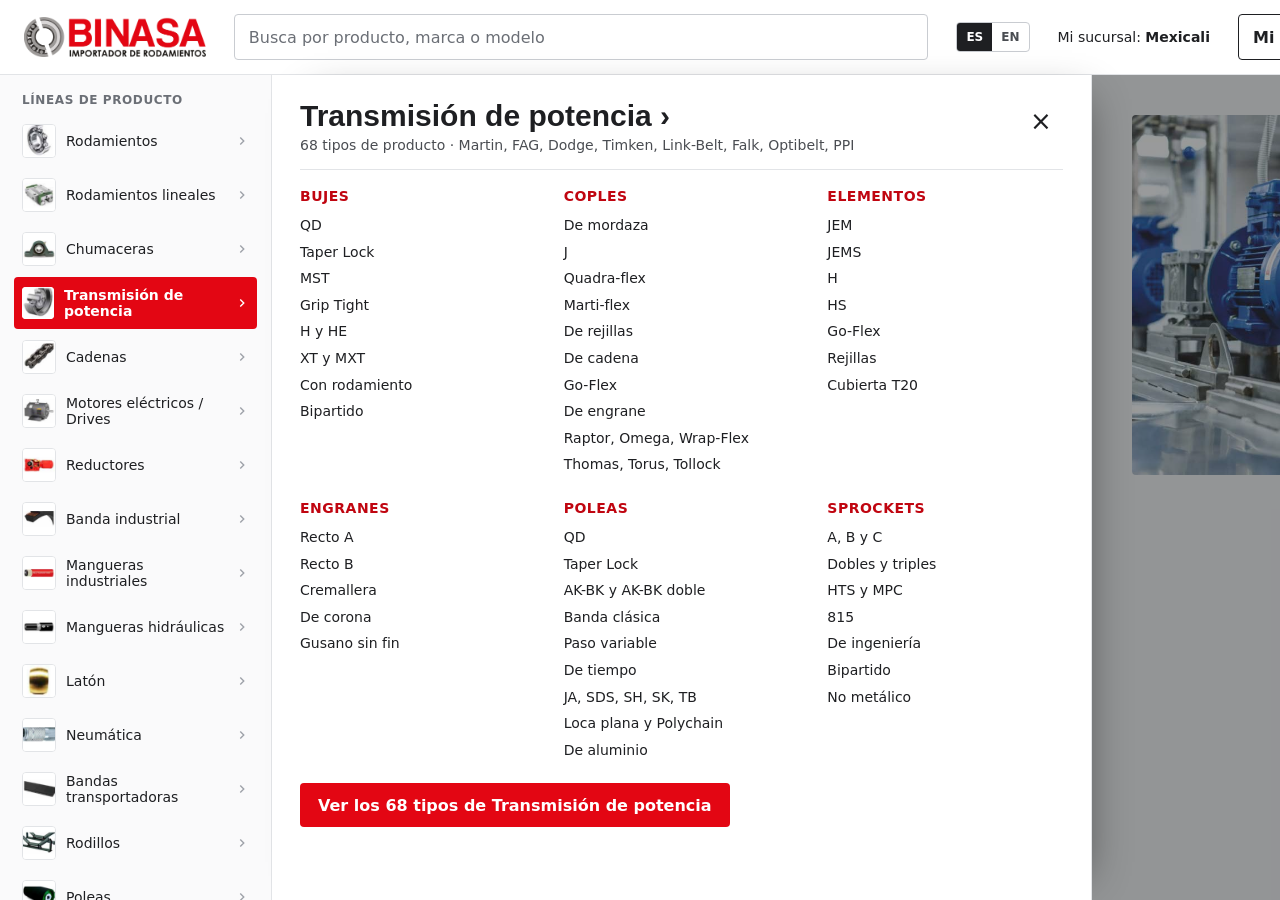
<file: BINASA-propuesta-diseno/html/MenuLateral.html>
<!doctype html><html lang="es"><head><meta charset="utf-8"><meta name="viewport" content="width=device-width, initial-scale=1"><title>BINASA · Menú de líneas abierto</title>

<style>
body{margin:0;background:#ffffff}
a{color:#C00510}a:hover{color:#8F0410}
.bx-sb:hover{background:#FDECEC !important;color:#B00410 !important}
.bx-fl a:hover{color:#C00510 !important;text-decoration:underline !important}
a:focus-visible,button:focus-visible,input:focus-visible{outline:3px solid #1F6FEB;outline-offset:2px}
</style>
<style>*{font-family:inherit}</style></head><body>

<div style="width: 1440px; height: 900px; overflow: hidden; display: flex; flex-direction: column; font-family: Inter, system-ui, sans-serif; color: #1E1F22; background: #ffffff">

<header style="border-bottom: 1px solid #E2E4E7; flex: none">
<div style="padding: 14px 24px; display: flex; gap: 28px; align-items: center">
<a href="Main.html" style="display: flex; align-items: center; gap: 10px; text-decoration: none" aria-label="BINASA, inicio">
<img src="../assets/binasa-logo.png" alt="BINASA, importador de rodamientos" style="height: 40px; width: auto; display: block">
</a>
<div style="flex: 1; height: 44px; border: 1.5px solid #C9CCD1; border-radius: 4px; display: flex; align-items: center; padding: 0 14px; color: #6B6F76">Busca por producto, marca o modelo</div>
<div role="group" aria-label="Idioma" style="display: inline-flex; border: 1px solid #C9CCD1; border-radius: 4px; overflow: hidden"><button type="button" aria-pressed="true" style="height: 28px; padding: 0 9px; border: 0; background: #1E1F22; color: #ffffff; font: inherit; font-size: 12px; font-weight: 700; cursor: pointer">ES</button><button type="button" aria-pressed="false" style="height: 28px; padding: 0 9px; border: 0; background: transparent; color: #4A4D52; font: inherit; font-size: 12px; font-weight: 700; cursor: pointer">EN</button></div>
<span style="font-size: 14px">Mi sucursal: <b>Mexicali</b></span>
<a href="Cotizacion.html" style="display: flex; align-items: center; gap: 8px; height: 44px; padding: 0 14px; border: 1.5px solid #1E1F22; border-radius: 4px; color: #1E1F22; text-decoration: none; font-weight: 600">Mi cotización <span style="background: #E30613; color: #fff; border-radius: 999px; min-width: 22px; height: 22px; display: inline-flex; align-items: center; justify-content: center; font-size: 12px">3</span></a>
</div>
</header>

<div style="flex: 1; min-height: 0; display: flex; position: relative">
<aside aria-label="Productos" style="flex: 0 0 272px; box-sizing: border-box; border-right: 1px solid #E2E4E7; background: #FAFAFB; padding: 14px; overflow: hidden; position: relative; z-index: 2">
<p style="margin: 4px 8px 8px; font-size: 12px; font-weight: 700; letter-spacing: .6px; text-transform: uppercase; color: #6B6F76">Líneas de producto</p>
<ul style="list-style: none; margin: 0; padding: 0; display: flex; flex-direction: column; gap: 2px">

<li>

<a href="MenuLateral.html" class="bx-sb" style="display: flex; align-items: center; gap: 10px; min-height: 44px; padding: 4px 8px; border-radius: 4px; color: #1E1F22; text-decoration: none; font-size: 14px; font-weight: 500"><img src="../assets/rodamiento.jpg" alt="" style="width: 32px; height: 32px; object-fit: contain; background: #fff; border: 1px solid #E2E4E7; border-radius: 4px; flex: none"><span style="flex: 1">Rodamientos</span><svg width="14" height="14" viewBox="0 0 24 24" fill="none" stroke="#9EA2A9" stroke-width="2.4" aria-hidden="true"><path d="m9 6 6 6-6 6"></path></svg></a>
</li>

<li>

<a href="MenuLateral.html" class="bx-sb" style="display: flex; align-items: center; gap: 10px; min-height: 44px; padding: 4px 8px; border-radius: 4px; color: #1E1F22; text-decoration: none; font-size: 14px; font-weight: 500"><img src="../assets/lineal.jpg" alt="" style="width: 32px; height: 32px; object-fit: contain; background: #fff; border: 1px solid #E2E4E7; border-radius: 4px; flex: none"><span style="flex: 1">Rodamientos lineales</span><svg width="14" height="14" viewBox="0 0 24 24" fill="none" stroke="#9EA2A9" stroke-width="2.4" aria-hidden="true"><path d="m9 6 6 6-6 6"></path></svg></a>
</li>

<li>

<a href="MenuLateral.html" class="bx-sb" style="display: flex; align-items: center; gap: 10px; min-height: 44px; padding: 4px 8px; border-radius: 4px; color: #1E1F22; text-decoration: none; font-size: 14px; font-weight: 500"><img src="../assets/chumacera-piso.jpg" alt="" style="width: 32px; height: 32px; object-fit: contain; background: #fff; border: 1px solid #E2E4E7; border-radius: 4px; flex: none"><span style="flex: 1">Chumaceras</span><svg width="14" height="14" viewBox="0 0 24 24" fill="none" stroke="#9EA2A9" stroke-width="2.4" aria-hidden="true"><path d="m9 6 6 6-6 6"></path></svg></a>
</li>

<li>
<a href="MenuLateral.html" aria-expanded="true" style="display: flex; align-items: center; gap: 10px; min-height: 44px; padding: 4px 8px; border-radius: 4px; background: #E30613; color: #ffffff; text-decoration: none; font-size: 14px; font-weight: 600"><img src="../assets/polea.jpg" alt="" style="width: 32px; height: 32px; object-fit: contain; background: #fff; border-radius: 4px; flex: none"><span style="flex: 1">Transmisión de potencia</span><svg width="14" height="14" viewBox="0 0 24 24" fill="none" stroke="#ffffff" stroke-width="2.4" aria-hidden="true"><path d="m9 6 6 6-6 6"></path></svg></a>

</li>

<li>

<a href="MenuLateral.html" class="bx-sb" style="display: flex; align-items: center; gap: 10px; min-height: 44px; padding: 4px 8px; border-radius: 4px; color: #1E1F22; text-decoration: none; font-size: 14px; font-weight: 500"><img src="../assets/cadena.jpg" alt="" style="width: 32px; height: 32px; object-fit: contain; background: #fff; border: 1px solid #E2E4E7; border-radius: 4px; flex: none"><span style="flex: 1">Cadenas</span><svg width="14" height="14" viewBox="0 0 24 24" fill="none" stroke="#9EA2A9" stroke-width="2.4" aria-hidden="true"><path d="m9 6 6 6-6 6"></path></svg></a>
</li>

<li>

<a href="MenuLateral.html" class="bx-sb" style="display: flex; align-items: center; gap: 10px; min-height: 44px; padding: 4px 8px; border-radius: 4px; color: #1E1F22; text-decoration: none; font-size: 14px; font-weight: 500"><img src="../assets/motor.jpg" alt="" style="width: 32px; height: 32px; object-fit: contain; background: #fff; border: 1px solid #E2E4E7; border-radius: 4px; flex: none"><span style="flex: 1">Motores eléctricos / Drives</span><svg width="14" height="14" viewBox="0 0 24 24" fill="none" stroke="#9EA2A9" stroke-width="2.4" aria-hidden="true"><path d="m9 6 6 6-6 6"></path></svg></a>
</li>

<li>

<a href="MenuLateral.html" class="bx-sb" style="display: flex; align-items: center; gap: 10px; min-height: 44px; padding: 4px 8px; border-radius: 4px; color: #1E1F22; text-decoration: none; font-size: 14px; font-weight: 500"><img src="../assets/reductor.jpg" alt="" style="width: 32px; height: 32px; object-fit: contain; background: #fff; border: 1px solid #E2E4E7; border-radius: 4px; flex: none"><span style="flex: 1">Reductores</span><svg width="14" height="14" viewBox="0 0 24 24" fill="none" stroke="#9EA2A9" stroke-width="2.4" aria-hidden="true"><path d="m9 6 6 6-6 6"></path></svg></a>
</li>

<li>

<a href="MenuLateral.html" class="bx-sb" style="display: flex; align-items: center; gap: 10px; min-height: 44px; padding: 4px 8px; border-radius: 4px; color: #1E1F22; text-decoration: none; font-size: 14px; font-weight: 500"><img src="../assets/banda.jpg" alt="" style="width: 32px; height: 32px; object-fit: contain; background: #fff; border: 1px solid #E2E4E7; border-radius: 4px; flex: none"><span style="flex: 1">Banda industrial</span><svg width="14" height="14" viewBox="0 0 24 24" fill="none" stroke="#9EA2A9" stroke-width="2.4" aria-hidden="true"><path d="m9 6 6 6-6 6"></path></svg></a>
</li>

<li>

<a href="MenuLateral.html" class="bx-sb" style="display: flex; align-items: center; gap: 10px; min-height: 44px; padding: 4px 8px; border-radius: 4px; color: #1E1F22; text-decoration: none; font-size: 14px; font-weight: 500"><img src="../assets/manguera.jpg" alt="" style="width: 32px; height: 32px; object-fit: contain; background: #fff; border: 1px solid #E2E4E7; border-radius: 4px; flex: none"><span style="flex: 1">Mangueras industriales</span><svg width="14" height="14" viewBox="0 0 24 24" fill="none" stroke="#9EA2A9" stroke-width="2.4" aria-hidden="true"><path d="m9 6 6 6-6 6"></path></svg></a>
</li>

<li>

<a href="MenuLateral.html" class="bx-sb" style="display: flex; align-items: center; gap: 10px; min-height: 44px; padding: 4px 8px; border-radius: 4px; color: #1E1F22; text-decoration: none; font-size: 14px; font-weight: 500"><img src="../assets/hidraulica.jpg" alt="" style="width: 32px; height: 32px; object-fit: contain; background: #fff; border: 1px solid #E2E4E7; border-radius: 4px; flex: none"><span style="flex: 1">Mangueras hidráulicas</span><svg width="14" height="14" viewBox="0 0 24 24" fill="none" stroke="#9EA2A9" stroke-width="2.4" aria-hidden="true"><path d="m9 6 6 6-6 6"></path></svg></a>
</li>

<li>

<a href="MenuLateral.html" class="bx-sb" style="display: flex; align-items: center; gap: 10px; min-height: 44px; padding: 4px 8px; border-radius: 4px; color: #1E1F22; text-decoration: none; font-size: 14px; font-weight: 500"><img src="../assets/laton.jpg" alt="" style="width: 32px; height: 32px; object-fit: contain; background: #fff; border: 1px solid #E2E4E7; border-radius: 4px; flex: none"><span style="flex: 1">Latón</span><svg width="14" height="14" viewBox="0 0 24 24" fill="none" stroke="#9EA2A9" stroke-width="2.4" aria-hidden="true"><path d="m9 6 6 6-6 6"></path></svg></a>
</li>

<li>

<a href="MenuLateral.html" class="bx-sb" style="display: flex; align-items: center; gap: 10px; min-height: 44px; padding: 4px 8px; border-radius: 4px; color: #1E1F22; text-decoration: none; font-size: 14px; font-weight: 500"><img src="../assets/neumatica.jpg" alt="" style="width: 32px; height: 32px; object-fit: contain; background: #fff; border: 1px solid #E2E4E7; border-radius: 4px; flex: none"><span style="flex: 1">Neumática</span><svg width="14" height="14" viewBox="0 0 24 24" fill="none" stroke="#9EA2A9" stroke-width="2.4" aria-hidden="true"><path d="m9 6 6 6-6 6"></path></svg></a>
</li>

<li>

<a href="MenuLateral.html" class="bx-sb" style="display: flex; align-items: center; gap: 10px; min-height: 44px; padding: 4px 8px; border-radius: 4px; color: #1E1F22; text-decoration: none; font-size: 14px; font-weight: 500"><img src="../assets/banda-transportadora.jpg" alt="" style="width: 32px; height: 32px; object-fit: contain; background: #fff; border: 1px solid #E2E4E7; border-radius: 4px; flex: none"><span style="flex: 1">Bandas transportadoras</span><svg width="14" height="14" viewBox="0 0 24 24" fill="none" stroke="#9EA2A9" stroke-width="2.4" aria-hidden="true"><path d="m9 6 6 6-6 6"></path></svg></a>
</li>

<li>

<a href="MenuLateral.html" class="bx-sb" style="display: flex; align-items: center; gap: 10px; min-height: 44px; padding: 4px 8px; border-radius: 4px; color: #1E1F22; text-decoration: none; font-size: 14px; font-weight: 500"><img src="../assets/rodillo.jpg" alt="" style="width: 32px; height: 32px; object-fit: contain; background: #fff; border: 1px solid #E2E4E7; border-radius: 4px; flex: none"><span style="flex: 1">Rodillos</span><svg width="14" height="14" viewBox="0 0 24 24" fill="none" stroke="#9EA2A9" stroke-width="2.4" aria-hidden="true"><path d="m9 6 6 6-6 6"></path></svg></a>
</li>

<li>

<a href="MenuLateral.html" class="bx-sb" style="display: flex; align-items: center; gap: 10px; min-height: 44px; padding: 4px 8px; border-radius: 4px; color: #1E1F22; text-decoration: none; font-size: 14px; font-weight: 500"><img src="../assets/polea-tambor.jpg" alt="" style="width: 32px; height: 32px; object-fit: contain; background: #fff; border: 1px solid #E2E4E7; border-radius: 4px; flex: none"><span style="flex: 1">Poleas</span><svg width="14" height="14" viewBox="0 0 24 24" fill="none" stroke="#9EA2A9" stroke-width="2.4" aria-hidden="true"><path d="m9 6 6 6-6 6"></path></svg></a>
</li>

</ul>
</aside>

<section aria-label="Transmisión de potencia" class="bx-fl" style="flex: 0 0 820px; box-sizing: border-box; background: #ffffff; border-right: 1px solid #E2E4E7; box-shadow: 18px 0 40px -24px rgba(0,0,0,.45); padding: 24px 28px; position: relative; z-index: 2; overflow: hidden">
<div style="display: flex; align-items: flex-start; justify-content: space-between; gap: 16px; padding-bottom: 16px; border-bottom: 1px solid #E2E4E7">
<div>
<h2 style="margin: 0; font-family: 'Barlow Semi Condensed','Inter Display',sans-serif; font-weight: 700; font-size: 30px"><a href="Linea.html" style="color: #1E1F22; text-decoration: none">Transmisión de potencia ›</a></h2>
<p style="margin: 4px 0 0; color: #4A4D52; font-size: 14px">68 tipos de producto · Martin, FAG, Dodge, Timken, Link-Belt, Falk, Optibelt, PPI</p>
</div>
<a href="Main.html" aria-label="Cerrar menú" style="width: 44px; height: 44px; display: inline-flex; align-items: center; justify-content: center; color: #1E1F22; text-decoration: none; font-size: 26px; flex: none">×</a>
</div>
<div style="display: grid; grid-template-columns: repeat(3, minmax(0, 1fr)); gap: 22px 28px; margin-top: 18px">

<div>
<h3 style="margin: 0 0 8px; font-size: 14px; text-transform: uppercase; letter-spacing: .5px"><a href="Linea.html" style="color: #C00510; text-decoration: none">Bujes</a></h3>
<ul style="list-style: none; margin: 0; padding: 0; font-size: 14px; line-height: 1.9">
<li><a href="Producto.html" style="color: #1E1F22; text-decoration: none">QD</a></li><li><a href="Producto.html" style="color: #1E1F22; text-decoration: none">Taper Lock</a></li><li><a href="Producto.html" style="color: #1E1F22; text-decoration: none">MST</a></li><li><a href="Producto.html" style="color: #1E1F22; text-decoration: none">Grip Tight</a></li><li><a href="Producto.html" style="color: #1E1F22; text-decoration: none">H y HE</a></li><li><a href="Producto.html" style="color: #1E1F22; text-decoration: none">XT y MXT</a></li><li><a href="Producto.html" style="color: #1E1F22; text-decoration: none">Con rodamiento</a></li><li><a href="Producto.html" style="color: #1E1F22; text-decoration: none">Bipartido</a></li>
</ul>
</div>

<div>
<h3 style="margin: 0 0 8px; font-size: 14px; text-transform: uppercase; letter-spacing: .5px"><a href="Linea.html" style="color: #C00510; text-decoration: none">Coples</a></h3>
<ul style="list-style: none; margin: 0; padding: 0; font-size: 14px; line-height: 1.9">
<li><a href="Producto.html" style="color: #1E1F22; text-decoration: none">De mordaza</a></li><li><a href="Producto.html" style="color: #1E1F22; text-decoration: none">J</a></li><li><a href="Producto.html" style="color: #1E1F22; text-decoration: none">Quadra-flex</a></li><li><a href="Producto.html" style="color: #1E1F22; text-decoration: none">Marti-flex</a></li><li><a href="Producto.html" style="color: #1E1F22; text-decoration: none">De rejillas</a></li><li><a href="Producto.html" style="color: #1E1F22; text-decoration: none">De cadena</a></li><li><a href="Producto.html" style="color: #1E1F22; text-decoration: none">Go-Flex</a></li><li><a href="Producto.html" style="color: #1E1F22; text-decoration: none">De engrane</a></li><li><a href="Producto.html" style="color: #1E1F22; text-decoration: none">Raptor, Omega, Wrap-Flex</a></li><li><a href="Producto.html" style="color: #1E1F22; text-decoration: none">Thomas, Torus, Tollock</a></li>
</ul>
</div>

<div>
<h3 style="margin: 0 0 8px; font-size: 14px; text-transform: uppercase; letter-spacing: .5px"><a href="Linea.html" style="color: #C00510; text-decoration: none">Elementos</a></h3>
<ul style="list-style: none; margin: 0; padding: 0; font-size: 14px; line-height: 1.9">
<li><a href="Producto.html" style="color: #1E1F22; text-decoration: none">JEM</a></li><li><a href="Producto.html" style="color: #1E1F22; text-decoration: none">JEMS</a></li><li><a href="Producto.html" style="color: #1E1F22; text-decoration: none">H</a></li><li><a href="Producto.html" style="color: #1E1F22; text-decoration: none">HS</a></li><li><a href="Producto.html" style="color: #1E1F22; text-decoration: none">Go-Flex</a></li><li><a href="Producto.html" style="color: #1E1F22; text-decoration: none">Rejillas</a></li><li><a href="Producto.html" style="color: #1E1F22; text-decoration: none">Cubierta T20</a></li>
</ul>
</div>

<div>
<h3 style="margin: 0 0 8px; font-size: 14px; text-transform: uppercase; letter-spacing: .5px"><a href="Linea.html" style="color: #C00510; text-decoration: none">Engranes</a></h3>
<ul style="list-style: none; margin: 0; padding: 0; font-size: 14px; line-height: 1.9">
<li><a href="Producto.html" style="color: #1E1F22; text-decoration: none">Recto A</a></li><li><a href="Producto.html" style="color: #1E1F22; text-decoration: none">Recto B</a></li><li><a href="Producto.html" style="color: #1E1F22; text-decoration: none">Cremallera</a></li><li><a href="Producto.html" style="color: #1E1F22; text-decoration: none">De corona</a></li><li><a href="Producto.html" style="color: #1E1F22; text-decoration: none">Gusano sin fin</a></li>
</ul>
</div>

<div>
<h3 style="margin: 0 0 8px; font-size: 14px; text-transform: uppercase; letter-spacing: .5px"><a href="Linea.html" style="color: #C00510; text-decoration: none">Poleas</a></h3>
<ul style="list-style: none; margin: 0; padding: 0; font-size: 14px; line-height: 1.9">
<li><a href="Producto.html" style="color: #1E1F22; text-decoration: none">QD</a></li><li><a href="Producto.html" style="color: #1E1F22; text-decoration: none">Taper Lock</a></li><li><a href="Producto.html" style="color: #1E1F22; text-decoration: none">AK-BK y AK-BK doble</a></li><li><a href="Producto.html" style="color: #1E1F22; text-decoration: none">Banda clásica</a></li><li><a href="Producto.html" style="color: #1E1F22; text-decoration: none">Paso variable</a></li><li><a href="Producto.html" style="color: #1E1F22; text-decoration: none">De tiempo</a></li><li><a href="Producto.html" style="color: #1E1F22; text-decoration: none">JA, SDS, SH, SK, TB</a></li><li><a href="Producto.html" style="color: #1E1F22; text-decoration: none">Loca plana y Polychain</a></li><li><a href="Producto.html" style="color: #1E1F22; text-decoration: none">De aluminio</a></li>
</ul>
</div>

<div>
<h3 style="margin: 0 0 8px; font-size: 14px; text-transform: uppercase; letter-spacing: .5px"><a href="Linea.html" style="color: #C00510; text-decoration: none">Sprockets</a></h3>
<ul style="list-style: none; margin: 0; padding: 0; font-size: 14px; line-height: 1.9">
<li><a href="Producto.html" style="color: #1E1F22; text-decoration: none">A, B y C</a></li><li><a href="Producto.html" style="color: #1E1F22; text-decoration: none">Dobles y triples</a></li><li><a href="Producto.html" style="color: #1E1F22; text-decoration: none">HTS y MPC</a></li><li><a href="Producto.html" style="color: #1E1F22; text-decoration: none">815</a></li><li><a href="Producto.html" style="color: #1E1F22; text-decoration: none">De ingeniería</a></li><li><a href="Producto.html" style="color: #1E1F22; text-decoration: none">Bipartido</a></li><li><a href="Producto.html" style="color: #1E1F22; text-decoration: none">No metálico</a></li>
</ul>
</div>

</div>
<a href="Linea.html" style="display: inline-flex; align-items: center; margin-top: 20px; height: 44px; padding: 0 18px; background: #E30613; color: #fff; border-radius: 4px; text-decoration: none; font-weight: 600">Ver los 68 tipos de Transmisión de potencia</a>
</section>

<div aria-hidden="true" style="flex: 1; position: relative; background: #F4F5F6">
<img src="../assets/hero-motores.jpg" alt="" style="position: absolute; inset: 40px; width: calc(100% - 80px); height: 360px; object-fit: cover; border-radius: 4px">
<div style="position: absolute; inset: 0; background: rgba(30,31,34,.45)"></div>
</div>
</div>
</div>
</body></html>
</file>
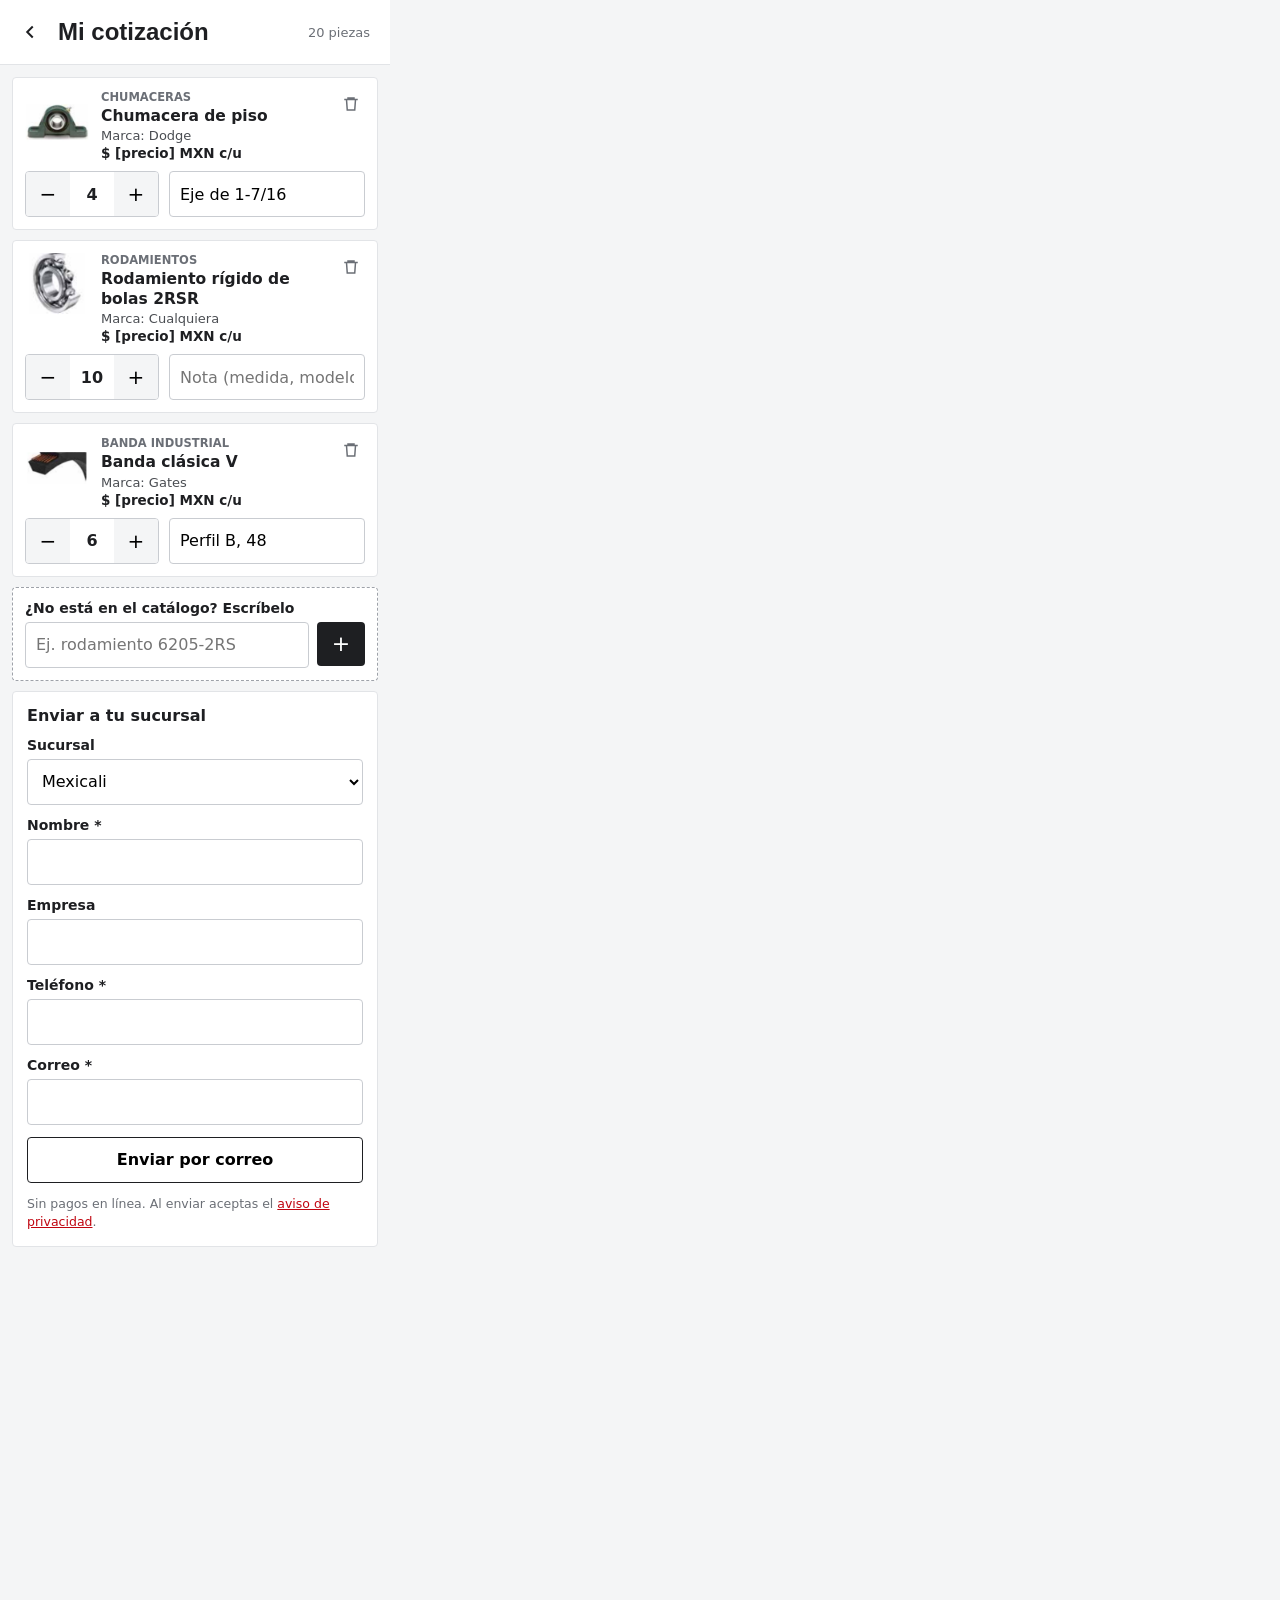
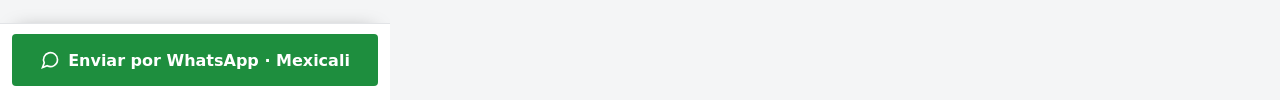
<file: BINASA-propuesta-diseno/html/MovilCotizacion.html>
<!doctype html><html lang="es"><head><meta charset="utf-8"><meta name="viewport" content="width=device-width, initial-scale=1"><title>BINASA · Cotización móvil</title>

<style>
body{margin:0;background:#F4F5F6}
a{color:#C00510}
a:focus-visible,button:focus-visible,input:focus-visible,select:focus-visible{outline:3px solid #1F6FEB;outline-offset:2px}
</style>
<style>*{font-family:inherit}</style></head><body>

<div style="width: 390px; height: 1700px; box-sizing: border-box; overflow: hidden; position: relative; font-family: Inter, system-ui, sans-serif; color: #1E1F22; background: #F4F5F6">

<header style="background: #ffffff; padding: 10px 8px; display: flex; align-items: center; gap: 6px; border-bottom: 1px solid #E2E4E7">
<a href="MovilInicio.html" aria-label="Volver" style="width: 44px; height: 44px; display: inline-flex; align-items: center; justify-content: center; color: #1E1F22"><svg width="22" height="22" viewBox="0 0 24 24" fill="none" stroke="currentColor" stroke-width="2.2" aria-hidden="true"><path d="m15 18-6-6 6-6"></path></svg></a>
<h1 style="margin: 0; flex: 1; font-family: 'Barlow Semi Condensed','Inter Display',sans-serif; font-weight: 700; font-size: 24px">Mi cotización</h1>
<span style="padding-right: 12px; font-size: 13px; color: #6B6F76">20 piezas</span>
</header>

<div style="padding: 12px; display: flex; flex-direction: column; gap: 10px">

<article style="background: #ffffff; border: 1px solid #E2E4E7; border-radius: 4px; padding: 12px">
<div style="display: flex; gap: 12px">
<img src="../assets/chumacera-piso.jpg" alt="" style="width: 64px; height: 64px; object-fit: contain; flex: none">

<div style="flex: 1; min-width: 0">
<p style="margin: 0; font-size: 11.5px; font-weight: 700; color: #6B6F76; text-transform: uppercase">Chumaceras</p>
<h2 style="margin: 2px 0 0; font-size: 15.5px; line-height: 1.3">Chumacera de piso</h2>
<p style="margin: 2px 0 0; font-size: 13px; color: #4A4D52">Marca: Dodge</p>
<p style="margin: 2px 0 0; font-size: 13.5px; font-weight: 700">$ [precio] MXN c/u</p>
</div>
<button type="button" aria-label="Quitar Chumacera de piso" style="width: 44px; height: 44px; margin: -8px -8px 0 0; border: 0; background: none; color: #6B6F76; display: inline-flex; align-items: center; justify-content: center"><svg width="18" height="18" viewBox="0 0 24 24" fill="none" stroke="currentColor" stroke-width="2" aria-hidden="true"><path d="M3 6h18M8 6V4h8v2M6 6l1 14h10l1-14"></path></svg></button>
</div>
<div style="display: flex; gap: 10px; margin-top: 10px; align-items: center">
<div style="display: inline-flex; border: 1.5px solid #C9CCD1; border-radius: 4px; overflow: hidden; flex: none">
<button type="button" aria-label="Menos" style="width: 44px; height: 44px; border: 0; background: #F4F5F6; font-size: 20px">−</button>
<span style="min-width: 44px; display: inline-flex; align-items: center; justify-content: center; font-weight: 600">4</span>
<button type="button" aria-label="Más" style="width: 44px; height: 44px; border: 0; background: #F4F5F6; font-size: 20px">+</button>
</div>
<input type="text" aria-label="Nota" value="Eje de 1-7/16"" placeholder="Nota (medida, modelo…)" style="flex: 1; min-width: 0; height: 44px; padding: 0 10px; border: 1.5px solid #C9CCD1; border-radius: 4px; font: inherit; font-size: 16px">
</div>
</article>

<article style="background: #ffffff; border: 1px solid #E2E4E7; border-radius: 4px; padding: 12px">
<div style="display: flex; gap: 12px">
<img src="../assets/rodamiento.jpg" alt="" style="width: 64px; height: 64px; object-fit: contain; flex: none">

<div style="flex: 1; min-width: 0">
<p style="margin: 0; font-size: 11.5px; font-weight: 700; color: #6B6F76; text-transform: uppercase">Rodamientos</p>
<h2 style="margin: 2px 0 0; font-size: 15.5px; line-height: 1.3">Rodamiento rígido de bolas 2RSR</h2>
<p style="margin: 2px 0 0; font-size: 13px; color: #4A4D52">Marca: Cualquiera</p>
<p style="margin: 2px 0 0; font-size: 13.5px; font-weight: 700">$ [precio] MXN c/u</p>
</div>
<button type="button" aria-label="Quitar Rodamiento rígido de bolas 2RSR" style="width: 44px; height: 44px; margin: -8px -8px 0 0; border: 0; background: none; color: #6B6F76; display: inline-flex; align-items: center; justify-content: center"><svg width="18" height="18" viewBox="0 0 24 24" fill="none" stroke="currentColor" stroke-width="2" aria-hidden="true"><path d="M3 6h18M8 6V4h8v2M6 6l1 14h10l1-14"></path></svg></button>
</div>
<div style="display: flex; gap: 10px; margin-top: 10px; align-items: center">
<div style="display: inline-flex; border: 1.5px solid #C9CCD1; border-radius: 4px; overflow: hidden; flex: none">
<button type="button" aria-label="Menos" style="width: 44px; height: 44px; border: 0; background: #F4F5F6; font-size: 20px">−</button>
<span style="min-width: 44px; display: inline-flex; align-items: center; justify-content: center; font-weight: 600">10</span>
<button type="button" aria-label="Más" style="width: 44px; height: 44px; border: 0; background: #F4F5F6; font-size: 20px">+</button>
</div>
<input type="text" aria-label="Nota" value="" placeholder="Nota (medida, modelo…)" style="flex: 1; min-width: 0; height: 44px; padding: 0 10px; border: 1.5px solid #C9CCD1; border-radius: 4px; font: inherit; font-size: 16px">
</div>
</article>

<article style="background: #ffffff; border: 1px solid #E2E4E7; border-radius: 4px; padding: 12px">
<div style="display: flex; gap: 12px">
<img src="../assets/banda.jpg" alt="" style="width: 64px; height: 64px; object-fit: contain; flex: none">

<div style="flex: 1; min-width: 0">
<p style="margin: 0; font-size: 11.5px; font-weight: 700; color: #6B6F76; text-transform: uppercase">Banda industrial</p>
<h2 style="margin: 2px 0 0; font-size: 15.5px; line-height: 1.3">Banda clásica V</h2>
<p style="margin: 2px 0 0; font-size: 13px; color: #4A4D52">Marca: Gates</p>
<p style="margin: 2px 0 0; font-size: 13.5px; font-weight: 700">$ [precio] MXN c/u</p>
</div>
<button type="button" aria-label="Quitar Banda clásica V" style="width: 44px; height: 44px; margin: -8px -8px 0 0; border: 0; background: none; color: #6B6F76; display: inline-flex; align-items: center; justify-content: center"><svg width="18" height="18" viewBox="0 0 24 24" fill="none" stroke="currentColor" stroke-width="2" aria-hidden="true"><path d="M3 6h18M8 6V4h8v2M6 6l1 14h10l1-14"></path></svg></button>
</div>
<div style="display: flex; gap: 10px; margin-top: 10px; align-items: center">
<div style="display: inline-flex; border: 1.5px solid #C9CCD1; border-radius: 4px; overflow: hidden; flex: none">
<button type="button" aria-label="Menos" style="width: 44px; height: 44px; border: 0; background: #F4F5F6; font-size: 20px">−</button>
<span style="min-width: 44px; display: inline-flex; align-items: center; justify-content: center; font-weight: 600">6</span>
<button type="button" aria-label="Más" style="width: 44px; height: 44px; border: 0; background: #F4F5F6; font-size: 20px">+</button>
</div>
<input type="text" aria-label="Nota" value="Perfil B, 48"" placeholder="Nota (medida, modelo…)" style="flex: 1; min-width: 0; height: 44px; padding: 0 10px; border: 1.5px solid #C9CCD1; border-radius: 4px; font: inherit; font-size: 16px">
</div>
</article>


<form style="background: #ffffff; border: 1px dashed #9EA2A9; border-radius: 4px; padding: 12px">
<label for="libreM" style="display: block; font-weight: 600; font-size: 14px; margin-bottom: 6px">¿No está en el catálogo? Escríbelo</label>
<div style="display: flex; gap: 8px">
<input id="libreM" type="text" value="" placeholder="Ej. rodamiento 6205-2RS" style="flex: 1; min-width: 0; height: 44px; padding: 0 10px; border: 1.5px solid #C9CCD1; border-radius: 4px; font: inherit; font-size: 16px">
<button type="submit" aria-label="Agregar" style="width: 48px; height: 44px; border: 0; border-radius: 4px; background: #1E1F22; color: #fff; font-size: 22px">+</button>
</div>
</form>

<section style="background: #ffffff; border: 1px solid #E2E4E7; border-radius: 4px; padding: 14px; display: flex; flex-direction: column; gap: 12px">
<h2 style="margin: 0; font-size: 16px">Enviar a tu sucursal</h2>
<label><span style="display: block; font-weight: 600; font-size: 14px; margin-bottom: 6px">Sucursal</span>
<select value="Mexicali" style="width: 100%; height: 46px; padding: 0 10px; border: 1.5px solid #C9CCD1; border-radius: 4px; font: inherit; font-size: 16px; background: #fff">
<option value="Aguascalientes">Aguascalientes</option><option value="Chihuahua">Chihuahua</option><option value="Ciudad de México">Ciudad de México</option><option value="Ciudad Obregón">Ciudad Obregón</option><option value="Estado de México">Estado de México</option><option value="Guadalajara">Guadalajara</option><option value="Guaymas">Guaymas</option><option value="Hermosillo">Hermosillo</option><option value="La Paz">La Paz</option><option value="León">León</option><option value="Manzanillo">Manzanillo</option><option value="Mérida">Mérida</option><option value="Mexicali" selected>Mexicali</option><option value="Monterrey">Monterrey</option><option value="Puebla">Puebla</option><option value="Puerto Vallarta">Puerto Vallarta</option><option value="Saltillo">Saltillo</option><option value="San Luis Potosí">San Luis Potosí</option><option value="Tampico">Tampico</option><option value="Tijuana">Tijuana</option><option value="Tlaquepaque">Tlaquepaque</option><option value="Tula">Tula</option><option value="Veracruz">Veracruz</option>
</select></label>
<label><span style="display: block; font-weight: 600; font-size: 14px; margin-bottom: 6px">Nombre *</span><input type="text" autocomplete="name" value="" style="width: 100%; box-sizing: border-box; height: 46px; padding: 0 12px; border: 1.5px solid #C9CCD1; border-radius: 4px; font: inherit; font-size: 16px"></label>
<label><span style="display: block; font-weight: 600; font-size: 14px; margin-bottom: 6px">Empresa</span><input type="text" autocomplete="organization" style="width: 100%; box-sizing: border-box; height: 46px; padding: 0 12px; border: 1.5px solid #C9CCD1; border-radius: 4px; font: inherit; font-size: 16px"></label>
<label><span style="display: block; font-weight: 600; font-size: 14px; margin-bottom: 6px">Teléfono *</span><input type="tel" autocomplete="tel" style="width: 100%; box-sizing: border-box; height: 46px; padding: 0 12px; border: 1.5px solid #C9CCD1; border-radius: 4px; font: inherit; font-size: 16px"></label>
<label><span style="display: block; font-weight: 600; font-size: 14px; margin-bottom: 6px">Correo *</span><input type="email" autocomplete="email" style="width: 100%; box-sizing: border-box; height: 46px; padding: 0 12px; border: 1.5px solid #C9CCD1; border-radius: 4px; font: inherit; font-size: 16px"></label>
<button type="button" style="height: 46px; border: 1.5px solid #1E1F22; background: #fff; border-radius: 4px; font: inherit; font-weight: 600">Enviar por correo</button>
<p style="margin: 0; font-size: 12.5px; color: #6B6F76; line-height: 1.5">Sin pagos en línea. Al enviar aceptas el <a href="#aviso">aviso de privacidad</a>.</p>
</section>
</div>

<div style="position: absolute; left: 0; right: 0; bottom: 0; background: #ffffff; border-top: 1px solid #E2E4E7; padding: 10px 12px 14px; box-shadow: 0 -8px 20px -16px rgba(0,0,0,.4)">
<a href="#whatsapp" style="display: flex; align-items: center; justify-content: center; gap: 8px; height: 52px; background: #1E8E3E; color: #fff; border-radius: 4px; text-decoration: none; font-weight: 600"><svg width="20" height="20" viewBox="0 0 24 24" fill="none" stroke="currentColor" stroke-width="2" aria-hidden="true"><path d="M21 11.5a8.4 8.4 0 0 1-12.4 7.4L3 21l2.1-5.6A8.4 8.4 0 1 1 21 11.5z"></path></svg>Enviar por WhatsApp · Mexicali</a>
</div>
</div>
</body></html>
</file>
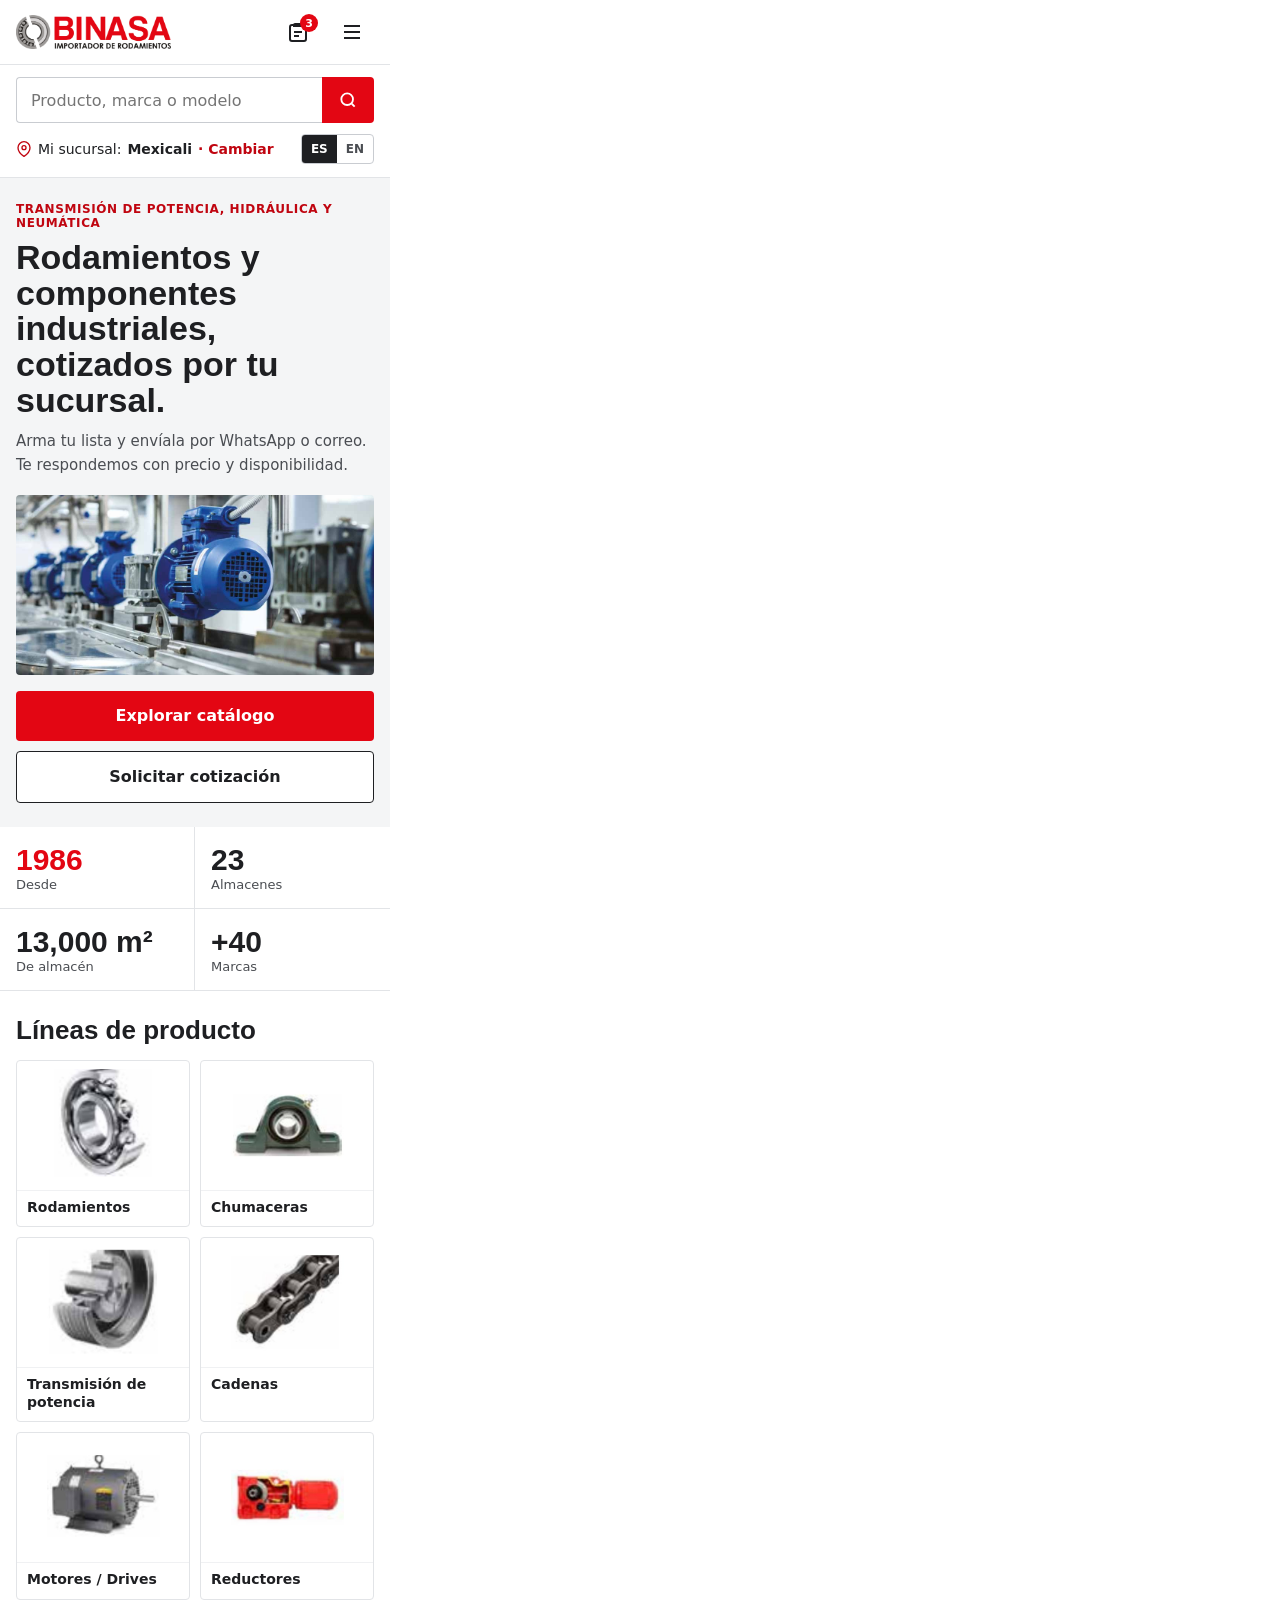
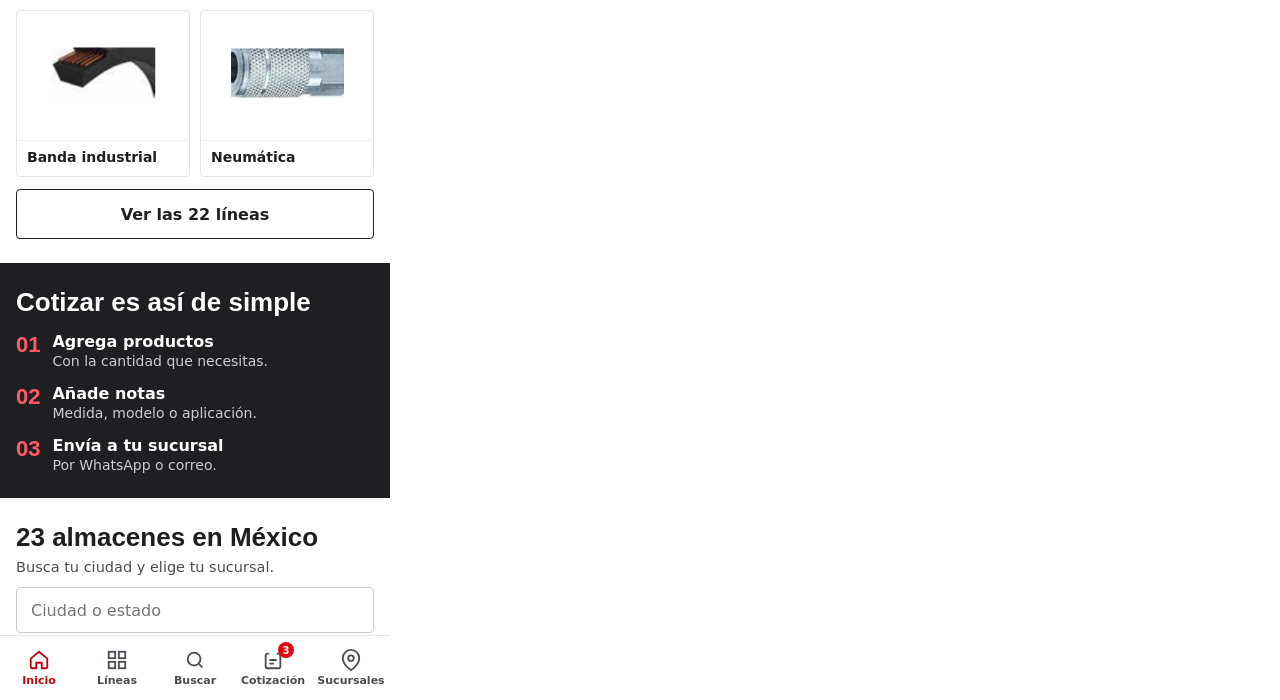
<file: BINASA-propuesta-diseno/html/MovilInicio.html>
<!doctype html><html lang="es"><head><meta charset="utf-8"><meta name="viewport" content="width=device-width, initial-scale=1"><title>BINASA · Inicio móvil</title>

<style>
body{margin:0;background:#ffffff}
a{color:#C00510}
a:focus-visible,button:focus-visible,input:focus-visible{outline:3px solid #1F6FEB;outline-offset:2px}
</style>
<style>*{font-family:inherit}</style></head><body>

<div style="width: 390px; height: 2300px; box-sizing: border-box; overflow: hidden; position: relative; font-family: Inter, system-ui, sans-serif; color: #1E1F22; background: #ffffff">

<header style="padding: 10px 16px; display: flex; align-items: center; gap: 10px; border-bottom: 1px solid #E2E4E7">
<a href="Main.html" style="display: flex; align-items: center; gap: 8px; text-decoration: none; flex: 1" aria-label="BINASA, inicio">
<img src="../assets/binasa-logo.png" alt="BINASA, importador de rodamientos" style="height: 34px; width: auto; display: block">
</a>
<a href="MovilCotizacion.html" aria-label="Mi cotización, 3 productos" style="position: relative; width: 44px; height: 44px; display: inline-flex; align-items: center; justify-content: center; color: #1E1F22"><svg width="24" height="24" viewBox="0 0 24 24" fill="none" stroke="currentColor" stroke-width="2" aria-hidden="true"><path d="M9 4h6a1 1 0 0 1 1 1v1H8V5a1 1 0 0 1 1-1z"></path><path d="M8 5H6a2 2 0 0 0-2 2v12a2 2 0 0 0 2 2h12a2 2 0 0 0 2-2V7a2 2 0 0 0-2-2h-2M8 12h8M8 16h5"></path></svg><span style="position: absolute; top: 4px; right: 2px; background: #E30613; color: #fff; border-radius: 999px; min-width: 18px; height: 18px; font-size: 11px; display: inline-flex; align-items: center; justify-content: center; font-weight: 700">3</span></a>
<button type="button" aria-label="Abrir menú" style="width: 44px; height: 44px; border: 0; background: none; display: inline-flex; align-items: center; justify-content: center"><svg width="24" height="24" viewBox="0 0 24 24" fill="none" stroke="#1E1F22" stroke-width="2.2" aria-hidden="true"><path d="M4 6h16M4 12h16M4 18h16"></path></svg></button>
</header>
<div style="padding: 12px 16px; border-bottom: 1px solid #E2E4E7">
<form role="search" style="display: flex">
<label for="mq" style="position: absolute; left: -9999px">Buscar productos</label>
<input id="mq" type="search" placeholder="Producto, marca o modelo" style="flex: 1; min-width: 0; height: 46px; padding: 0 14px; border: 1.5px solid #C9CCD1; border-right: 0; border-radius: 4px 0 0 4px; font: inherit; font-size: 16px">
<button type="submit" aria-label="Buscar" style="width: 52px; height: 46px; border: 0; border-radius: 0 4px 4px 0; background: #E30613; color: #fff; display: inline-flex; align-items: center; justify-content: center"><svg width="20" height="20" viewBox="0 0 24 24" fill="none" stroke="currentColor" stroke-width="2.2" aria-hidden="true"><circle cx="11" cy="11" r="7"></circle><path d="m20 20-3.5-3.5"></path></svg></button>
</form>
<div style="display: flex; align-items: center; justify-content: space-between; gap: 8px; margin-top: 10px"><a href="#suc" style="display: flex; align-items: center; gap: 6px; font-size: 14px; color: #1E1F22; text-decoration: none; min-height: 32px"><svg width="16" height="16" viewBox="0 0 24 24" fill="none" stroke="#C00510" stroke-width="2" aria-hidden="true"><path d="M21 10c0 7-9 13-9 13s-9-6-9-13a9 9 0 0 1 18 0z"></path><circle cx="12" cy="10" r="3"></circle></svg>Mi sucursal: <b>Mexicali</b> <span style="color: #C00510; font-weight: 600">· Cambiar</span></a>
<div role="group" aria-label="Idioma" style="display: inline-flex; border: 1px solid #C9CCD1; border-radius: 4px; overflow: hidden"><button type="button" aria-pressed="true" style="height: 28px; padding: 0 9px; border: 0; background: #1E1F22; color: #ffffff; font: inherit; font-size: 12px; font-weight: 700; cursor: pointer">ES</button><button type="button" aria-pressed="false" style="height: 28px; padding: 0 9px; border: 0; background: transparent; color: #4A4D52; font: inherit; font-size: 12px; font-weight: 700; cursor: pointer">EN</button></div></div>
</div>

<section style="padding: 24px 16px; background: #F4F5F6">
<p style="margin: 0 0 10px; font-size: 12px; font-weight: 700; letter-spacing: .6px; text-transform: uppercase; color: #C00510">Transmisión de potencia, hidráulica y neumática</p>
<h1 style="margin: 0; font-family: 'Barlow Semi Condensed','Inter Display',sans-serif; font-weight: 700; font-size: 34px; line-height: 1.05">Rodamientos y componentes industriales, cotizados por tu sucursal.</h1>
<p style="margin: 12px 0 0; color: #4A4D52; line-height: 1.55; font-size: 15px">Arma tu lista y envíala por WhatsApp o correo. Te respondemos con precio y disponibilidad.</p>
<img src="../assets/hero-motores.jpg" alt="Motores eléctricos industriales" style="width: 100%; height: 180px; object-fit: cover; border-radius: 4px; margin-top: 18px; display: block">
<div style="display: flex; flex-direction: column; gap: 10px; margin-top: 16px">
<a href="Linea.html" style="display: flex; align-items: center; justify-content: center; height: 50px; background: #E30613; color: #fff; border-radius: 4px; text-decoration: none; font-weight: 600">Explorar catálogo</a>
<a href="MovilCotizacion.html" style="display: flex; align-items: center; justify-content: center; height: 50px; border: 1.5px solid #1E1F22; background: #fff; color: #1E1F22; border-radius: 4px; text-decoration: none; font-weight: 600">Solicitar cotización</a>
</div>
</section>

<section aria-label="BINASA en cifras" style="display: grid; grid-template-columns: repeat(2, minmax(0, 1fr)); border-bottom: 1px solid #E2E4E7">
<div style="padding: 16px; border-right: 1px solid #E2E4E7; border-bottom: 1px solid #E2E4E7"><p style="margin: 0; font-family: 'Barlow Semi Condensed','Inter Display',sans-serif; font-weight: 700; font-size: 30px; color: #E30613">1986</p><p style="margin: 0; font-size: 13px; color: #4A4D52">Desde</p></div>
<div style="padding: 16px; border-bottom: 1px solid #E2E4E7"><p style="margin: 0; font-family: 'Barlow Semi Condensed','Inter Display',sans-serif; font-weight: 700; font-size: 30px">23</p><p style="margin: 0; font-size: 13px; color: #4A4D52">Almacenes</p></div>
<div style="padding: 16px; border-right: 1px solid #E2E4E7"><p style="margin: 0; font-family: 'Barlow Semi Condensed','Inter Display',sans-serif; font-weight: 700; font-size: 30px">13,000 m²</p><p style="margin: 0; font-size: 13px; color: #4A4D52">De almacén</p></div>
<div style="padding: 16px"><p style="margin: 0; font-family: 'Barlow Semi Condensed','Inter Display',sans-serif; font-weight: 700; font-size: 30px">+40</p><p style="margin: 0; font-size: 13px; color: #4A4D52">Marcas</p></div>
</section>

<section style="padding: 24px 16px">
<h2 style="margin: 0 0 14px; font-family: 'Barlow Semi Condensed','Inter Display',sans-serif; font-weight: 700; font-size: 26px">Líneas de producto</h2>
<div style="display: grid; grid-template-columns: repeat(2, minmax(0, 1fr)); gap: 10px">

<a href="Linea.html" style="display: flex; flex-direction: column; border: 1px solid #E2E4E7; border-radius: 4px; text-decoration: none; color: #1E1F22; overflow: hidden">
<img src="../assets/rodamiento.jpg" alt="" style="width: 100%; aspect-ratio: 4 / 3; object-fit: contain; padding: 8px; box-sizing: border-box">
<span style="padding: 8px 10px 10px; border-top: 1px solid #F0F1F3; font-weight: 600; font-size: 14px; line-height: 1.25">Rodamientos</span>
</a>

<a href="Linea.html" style="display: flex; flex-direction: column; border: 1px solid #E2E4E7; border-radius: 4px; text-decoration: none; color: #1E1F22; overflow: hidden">
<img src="../assets/chumacera-piso.jpg" alt="" style="width: 100%; aspect-ratio: 4 / 3; object-fit: contain; padding: 8px; box-sizing: border-box">
<span style="padding: 8px 10px 10px; border-top: 1px solid #F0F1F3; font-weight: 600; font-size: 14px; line-height: 1.25">Chumaceras</span>
</a>

<a href="Linea.html" style="display: flex; flex-direction: column; border: 1px solid #E2E4E7; border-radius: 4px; text-decoration: none; color: #1E1F22; overflow: hidden">
<img src="../assets/polea.jpg" alt="" style="width: 100%; aspect-ratio: 4 / 3; object-fit: contain; padding: 8px; box-sizing: border-box">
<span style="padding: 8px 10px 10px; border-top: 1px solid #F0F1F3; font-weight: 600; font-size: 14px; line-height: 1.25">Transmisión de potencia</span>
</a>

<a href="Linea.html" style="display: flex; flex-direction: column; border: 1px solid #E2E4E7; border-radius: 4px; text-decoration: none; color: #1E1F22; overflow: hidden">
<img src="../assets/cadena.jpg" alt="" style="width: 100%; aspect-ratio: 4 / 3; object-fit: contain; padding: 8px; box-sizing: border-box">
<span style="padding: 8px 10px 10px; border-top: 1px solid #F0F1F3; font-weight: 600; font-size: 14px; line-height: 1.25">Cadenas</span>
</a>

<a href="Linea.html" style="display: flex; flex-direction: column; border: 1px solid #E2E4E7; border-radius: 4px; text-decoration: none; color: #1E1F22; overflow: hidden">
<img src="../assets/motor.jpg" alt="" style="width: 100%; aspect-ratio: 4 / 3; object-fit: contain; padding: 8px; box-sizing: border-box">
<span style="padding: 8px 10px 10px; border-top: 1px solid #F0F1F3; font-weight: 600; font-size: 14px; line-height: 1.25">Motores / Drives</span>
</a>

<a href="Linea.html" style="display: flex; flex-direction: column; border: 1px solid #E2E4E7; border-radius: 4px; text-decoration: none; color: #1E1F22; overflow: hidden">
<img src="../assets/reductor.jpg" alt="" style="width: 100%; aspect-ratio: 4 / 3; object-fit: contain; padding: 8px; box-sizing: border-box">
<span style="padding: 8px 10px 10px; border-top: 1px solid #F0F1F3; font-weight: 600; font-size: 14px; line-height: 1.25">Reductores</span>
</a>

<a href="Linea.html" style="display: flex; flex-direction: column; border: 1px solid #E2E4E7; border-radius: 4px; text-decoration: none; color: #1E1F22; overflow: hidden">
<img src="../assets/banda.jpg" alt="" style="width: 100%; aspect-ratio: 4 / 3; object-fit: contain; padding: 8px; box-sizing: border-box">
<span style="padding: 8px 10px 10px; border-top: 1px solid #F0F1F3; font-weight: 600; font-size: 14px; line-height: 1.25">Banda industrial</span>
</a>

<a href="Linea.html" style="display: flex; flex-direction: column; border: 1px solid #E2E4E7; border-radius: 4px; text-decoration: none; color: #1E1F22; overflow: hidden">
<img src="../assets/neumatica.jpg" alt="" style="width: 100%; aspect-ratio: 4 / 3; object-fit: contain; padding: 8px; box-sizing: border-box">
<span style="padding: 8px 10px 10px; border-top: 1px solid #F0F1F3; font-weight: 600; font-size: 14px; line-height: 1.25">Neumática</span>
</a>

</div>
<a href="Linea.html" style="margin-top: 12px; display: flex; align-items: center; justify-content: center; height: 48px; border: 1.5px solid #1E1F22; border-radius: 4px; color: #1E1F22; text-decoration: none; font-weight: 600">Ver las 22 líneas</a>
</section>

<section style="padding: 24px 16px; background: #1E1F22; color: #fff">
<h2 style="margin: 0 0 14px; font-family: 'Barlow Semi Condensed','Inter Display',sans-serif; font-weight: 700; font-size: 26px">Cotizar es así de simple</h2>
<ol style="list-style: none; margin: 0; padding: 0; display: flex; flex-direction: column; gap: 14px">
<li style="display: flex; gap: 12px"><span style="font-family: 'Barlow Semi Condensed','Inter Display',sans-serif; font-weight: 700; font-size: 22px; color: #FF5A63">01</span><span><b>Agrega productos</b><br><span style="color: #C9CCD1; font-size: 14px">Con la cantidad que necesitas.</span></span></li>
<li style="display: flex; gap: 12px"><span style="font-family: 'Barlow Semi Condensed','Inter Display',sans-serif; font-weight: 700; font-size: 22px; color: #FF5A63">02</span><span><b>Añade notas</b><br><span style="color: #C9CCD1; font-size: 14px">Medida, modelo o aplicación.</span></span></li>
<li style="display: flex; gap: 12px"><span style="font-family: 'Barlow Semi Condensed','Inter Display',sans-serif; font-weight: 700; font-size: 22px; color: #FF5A63">03</span><span><b>Envía a tu sucursal</b><br><span style="color: #C9CCD1; font-size: 14px">Por WhatsApp o correo.</span></span></li>
</ol>
</section>

<section style="padding: 24px 16px 100px">
<h2 style="margin: 0 0 6px; font-family: 'Barlow Semi Condensed','Inter Display',sans-serif; font-weight: 700; font-size: 26px">23 almacenes en México</h2>
<p style="margin: 0 0 12px; color: #4A4D52; font-size: 14.5px">Busca tu ciudad y elige tu sucursal.</p>
<input type="search" aria-label="Buscar sucursal" placeholder="Ciudad o estado" style="width: 100%; box-sizing: border-box; height: 46px; padding: 0 14px; border: 1.5px solid #C9CCD1; border-radius: 4px; font: inherit; font-size: 16px">
</section>

<nav aria-label="Navegación rápida" style="position: absolute; left: 0; right: 0; bottom: 0; height: 64px; background: #ffffff; border-top: 1px solid #E2E4E7; display: grid; grid-template-columns: repeat(5, minmax(0, 1fr)); font-size: 11px; font-weight: 600">
<a href="Main.html" style="display: flex; flex-direction: column; align-items: center; justify-content: center; gap: 3px; color: #C00510; text-decoration: none"><svg width="22" height="22" viewBox="0 0 24 24" fill="none" stroke="currentColor" stroke-width="2" aria-hidden="true"><path d="M3 10.5 12 3l9 7.5V20a1 1 0 0 1-1 1h-5v-6H9v6H4a1 1 0 0 1-1-1z"></path></svg>Inicio</a>
<a href="Linea.html" style="display: flex; flex-direction: column; align-items: center; justify-content: center; gap: 3px; color: #4A4D52; text-decoration: none"><svg width="22" height="22" viewBox="0 0 24 24" fill="none" stroke="currentColor" stroke-width="2" aria-hidden="true"><rect x="3" y="3" width="7" height="7"></rect><rect x="14" y="3" width="7" height="7"></rect><rect x="3" y="14" width="7" height="7"></rect><rect x="14" y="14" width="7" height="7"></rect></svg>Líneas</a>
<a href="#buscar" style="display: flex; flex-direction: column; align-items: center; justify-content: center; gap: 3px; color: #4A4D52; text-decoration: none"><svg width="22" height="22" viewBox="0 0 24 24" fill="none" stroke="currentColor" stroke-width="2" aria-hidden="true"><circle cx="11" cy="11" r="7"></circle><path d="m20 20-3.5-3.5"></path></svg>Buscar</a>
<a href="MovilCotizacion.html" style="position: relative; display: flex; flex-direction: column; align-items: center; justify-content: center; gap: 3px; color: #4A4D52; text-decoration: none"><svg width="22" height="22" viewBox="0 0 24 24" fill="none" stroke="currentColor" stroke-width="2" aria-hidden="true"><path d="M8 5H6a2 2 0 0 0-2 2v12a2 2 0 0 0 2 2h12a2 2 0 0 0 2-2V7a2 2 0 0 0-2-2h-2M8 12h8M8 16h5"></path></svg>Cotización<span style="position: absolute; top: 6px; right: 18px; background: #E30613; color: #fff; border-radius: 999px; min-width: 16px; height: 16px; font-size: 10px; display: inline-flex; align-items: center; justify-content: center">3</span></a>
<a href="#suc" style="display: flex; flex-direction: column; align-items: center; justify-content: center; gap: 3px; color: #4A4D52; text-decoration: none"><svg width="22" height="22" viewBox="0 0 24 24" fill="none" stroke="currentColor" stroke-width="2" aria-hidden="true"><path d="M21 10c0 7-9 13-9 13s-9-6-9-13a9 9 0 0 1 18 0z"></path><circle cx="12" cy="10" r="3"></circle></svg>Sucursales</a>
</nav>
</div>
</body></html>
</file>
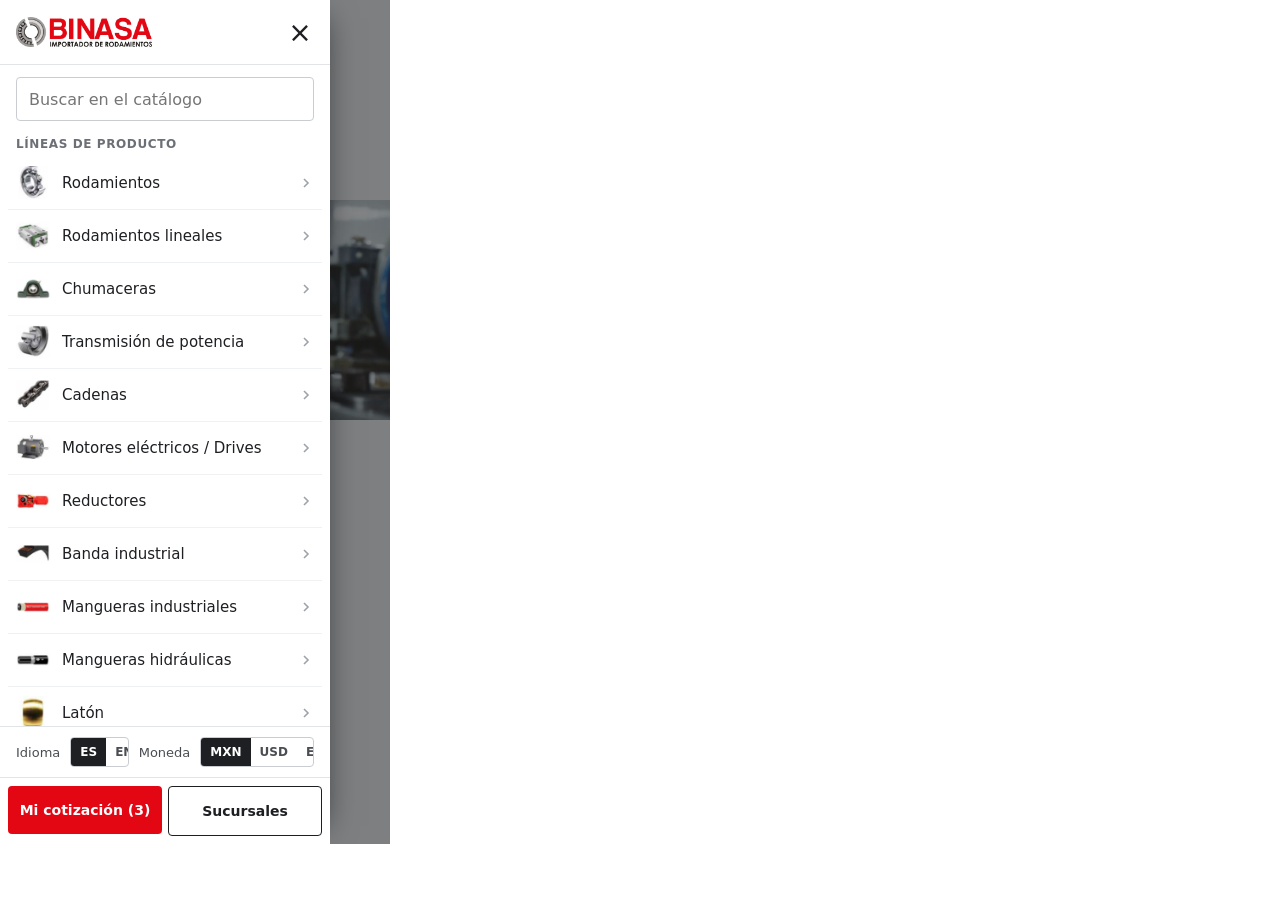
<file: BINASA-propuesta-diseno/html/MovilMenu.html>
<!doctype html><html lang="es"><head><meta charset="utf-8"><meta name="viewport" content="width=device-width, initial-scale=1"><title>BINASA · Menú móvil</title>

<style>
body{margin:0;background:#ffffff}
a:focus-visible,button:focus-visible,input:focus-visible{outline:3px solid #1F6FEB;outline-offset:2px}
</style>
<style>*{font-family:inherit}</style></head><body>

<div style="width: 390px; height: 844px; position: relative; overflow: hidden; font-family: Inter, system-ui, sans-serif; color: #1E1F22; background: #F4F5F6">
<img src="../assets/hero-motores.jpg" alt="" style="position: absolute; left: 0; top: 200px; width: 390px; height: 220px; object-fit: cover">
<div aria-hidden="true" style="position: absolute; inset: 0; background: rgba(30,31,34,.55)"></div>

<nav aria-label="Menú" style="position: absolute; left: 0; top: 0; bottom: 0; width: 330px; background: #ffffff; display: flex; flex-direction: column; box-shadow: 12px 0 30px -18px rgba(0,0,0,.6)">
<div style="display: flex; align-items: center; gap: 8px; padding: 10px 8px 10px 16px; border-bottom: 1px solid #E2E4E7">
<span style="flex: 1"><img src="../assets/binasa-logo.png" alt="BINASA, importador de rodamientos" style="height: 30px; width: auto; display: block"></span>
<a href="MovilInicio.html" aria-label="Cerrar menú" style="width: 44px; height: 44px; display: inline-flex; align-items: center; justify-content: center; color: #1E1F22; text-decoration: none; font-size: 28px">×</a>
</div>
<div style="padding: 12px 16px 4px">
<input type="search" aria-label="Buscar en el catálogo" placeholder="Buscar en el catálogo" style="width: 100%; box-sizing: border-box; height: 44px; padding: 0 12px; border: 1.5px solid #C9CCD1; border-radius: 4px; font: inherit; font-size: 16px">
</div>
<p style="margin: 12px 16px 6px; font-size: 12px; font-weight: 700; letter-spacing: .6px; text-transform: uppercase; color: #6B6F76">Líneas de producto</p>
<ul style="list-style: none; margin: 0; padding: 0 8px; flex: 1; overflow: hidden">

<li><a href="Linea.html" style="display: flex; align-items: center; gap: 12px; min-height: 48px; padding: 2px 8px; color: #1E1F22; text-decoration: none; font-size: 15px; font-weight: 500; border-bottom: 1px solid #F0F1F3"><img src="../assets/rodamiento.jpg" alt="" style="width: 34px; height: 34px; object-fit: contain; flex: none"><span style="flex: 1">Rodamientos</span><svg width="16" height="16" viewBox="0 0 24 24" fill="none" stroke="#9EA2A9" stroke-width="2.4" aria-hidden="true"><path d="m9 6 6 6-6 6"></path></svg></a></li>

<li><a href="Linea.html" style="display: flex; align-items: center; gap: 12px; min-height: 48px; padding: 2px 8px; color: #1E1F22; text-decoration: none; font-size: 15px; font-weight: 500; border-bottom: 1px solid #F0F1F3"><img src="../assets/lineal.jpg" alt="" style="width: 34px; height: 34px; object-fit: contain; flex: none"><span style="flex: 1">Rodamientos lineales</span><svg width="16" height="16" viewBox="0 0 24 24" fill="none" stroke="#9EA2A9" stroke-width="2.4" aria-hidden="true"><path d="m9 6 6 6-6 6"></path></svg></a></li>

<li><a href="Linea.html" style="display: flex; align-items: center; gap: 12px; min-height: 48px; padding: 2px 8px; color: #1E1F22; text-decoration: none; font-size: 15px; font-weight: 500; border-bottom: 1px solid #F0F1F3"><img src="../assets/chumacera-piso.jpg" alt="" style="width: 34px; height: 34px; object-fit: contain; flex: none"><span style="flex: 1">Chumaceras</span><svg width="16" height="16" viewBox="0 0 24 24" fill="none" stroke="#9EA2A9" stroke-width="2.4" aria-hidden="true"><path d="m9 6 6 6-6 6"></path></svg></a></li>

<li><a href="Linea.html" style="display: flex; align-items: center; gap: 12px; min-height: 48px; padding: 2px 8px; color: #1E1F22; text-decoration: none; font-size: 15px; font-weight: 500; border-bottom: 1px solid #F0F1F3"><img src="../assets/polea.jpg" alt="" style="width: 34px; height: 34px; object-fit: contain; flex: none"><span style="flex: 1">Transmisión de potencia</span><svg width="16" height="16" viewBox="0 0 24 24" fill="none" stroke="#9EA2A9" stroke-width="2.4" aria-hidden="true"><path d="m9 6 6 6-6 6"></path></svg></a></li>

<li><a href="Linea.html" style="display: flex; align-items: center; gap: 12px; min-height: 48px; padding: 2px 8px; color: #1E1F22; text-decoration: none; font-size: 15px; font-weight: 500; border-bottom: 1px solid #F0F1F3"><img src="../assets/cadena.jpg" alt="" style="width: 34px; height: 34px; object-fit: contain; flex: none"><span style="flex: 1">Cadenas</span><svg width="16" height="16" viewBox="0 0 24 24" fill="none" stroke="#9EA2A9" stroke-width="2.4" aria-hidden="true"><path d="m9 6 6 6-6 6"></path></svg></a></li>

<li><a href="Linea.html" style="display: flex; align-items: center; gap: 12px; min-height: 48px; padding: 2px 8px; color: #1E1F22; text-decoration: none; font-size: 15px; font-weight: 500; border-bottom: 1px solid #F0F1F3"><img src="../assets/motor.jpg" alt="" style="width: 34px; height: 34px; object-fit: contain; flex: none"><span style="flex: 1">Motores eléctricos / Drives</span><svg width="16" height="16" viewBox="0 0 24 24" fill="none" stroke="#9EA2A9" stroke-width="2.4" aria-hidden="true"><path d="m9 6 6 6-6 6"></path></svg></a></li>

<li><a href="Linea.html" style="display: flex; align-items: center; gap: 12px; min-height: 48px; padding: 2px 8px; color: #1E1F22; text-decoration: none; font-size: 15px; font-weight: 500; border-bottom: 1px solid #F0F1F3"><img src="../assets/reductor.jpg" alt="" style="width: 34px; height: 34px; object-fit: contain; flex: none"><span style="flex: 1">Reductores</span><svg width="16" height="16" viewBox="0 0 24 24" fill="none" stroke="#9EA2A9" stroke-width="2.4" aria-hidden="true"><path d="m9 6 6 6-6 6"></path></svg></a></li>

<li><a href="Linea.html" style="display: flex; align-items: center; gap: 12px; min-height: 48px; padding: 2px 8px; color: #1E1F22; text-decoration: none; font-size: 15px; font-weight: 500; border-bottom: 1px solid #F0F1F3"><img src="../assets/banda.jpg" alt="" style="width: 34px; height: 34px; object-fit: contain; flex: none"><span style="flex: 1">Banda industrial</span><svg width="16" height="16" viewBox="0 0 24 24" fill="none" stroke="#9EA2A9" stroke-width="2.4" aria-hidden="true"><path d="m9 6 6 6-6 6"></path></svg></a></li>

<li><a href="Linea.html" style="display: flex; align-items: center; gap: 12px; min-height: 48px; padding: 2px 8px; color: #1E1F22; text-decoration: none; font-size: 15px; font-weight: 500; border-bottom: 1px solid #F0F1F3"><img src="../assets/manguera.jpg" alt="" style="width: 34px; height: 34px; object-fit: contain; flex: none"><span style="flex: 1">Mangueras industriales</span><svg width="16" height="16" viewBox="0 0 24 24" fill="none" stroke="#9EA2A9" stroke-width="2.4" aria-hidden="true"><path d="m9 6 6 6-6 6"></path></svg></a></li>

<li><a href="Linea.html" style="display: flex; align-items: center; gap: 12px; min-height: 48px; padding: 2px 8px; color: #1E1F22; text-decoration: none; font-size: 15px; font-weight: 500; border-bottom: 1px solid #F0F1F3"><img src="../assets/hidraulica.jpg" alt="" style="width: 34px; height: 34px; object-fit: contain; flex: none"><span style="flex: 1">Mangueras hidráulicas</span><svg width="16" height="16" viewBox="0 0 24 24" fill="none" stroke="#9EA2A9" stroke-width="2.4" aria-hidden="true"><path d="m9 6 6 6-6 6"></path></svg></a></li>

<li><a href="Linea.html" style="display: flex; align-items: center; gap: 12px; min-height: 48px; padding: 2px 8px; color: #1E1F22; text-decoration: none; font-size: 15px; font-weight: 500; border-bottom: 1px solid #F0F1F3"><img src="../assets/laton.jpg" alt="" style="width: 34px; height: 34px; object-fit: contain; flex: none"><span style="flex: 1">Latón</span><svg width="16" height="16" viewBox="0 0 24 24" fill="none" stroke="#9EA2A9" stroke-width="2.4" aria-hidden="true"><path d="m9 6 6 6-6 6"></path></svg></a></li>

<li><a href="Linea.html" style="display: flex; align-items: center; gap: 12px; min-height: 48px; padding: 2px 8px; color: #1E1F22; text-decoration: none; font-size: 15px; font-weight: 500; border-bottom: 1px solid #F0F1F3"><img src="../assets/neumatica.jpg" alt="" style="width: 34px; height: 34px; object-fit: contain; flex: none"><span style="flex: 1">Neumática</span><svg width="16" height="16" viewBox="0 0 24 24" fill="none" stroke="#9EA2A9" stroke-width="2.4" aria-hidden="true"><path d="m9 6 6 6-6 6"></path></svg></a></li>

</ul>
<div style="border-top: 1px solid #E2E4E7; padding: 10px 16px; display: flex; gap: 10px; align-items: center; font-size: 13px; color: #4A4D52">Idioma <div role="group" aria-label="Idioma" style="display: inline-flex; border: 1px solid #C9CCD1; border-radius: 4px; overflow: hidden"><button type="button" aria-pressed="true" style="height: 28px; padding: 0 9px; border: 0; background: #1E1F22; color: #ffffff; font: inherit; font-size: 12px; font-weight: 700; cursor: pointer">ES</button><button type="button" aria-pressed="false" style="height: 28px; padding: 0 9px; border: 0; background: transparent; color: #4A4D52; font: inherit; font-size: 12px; font-weight: 700; cursor: pointer">EN</button></div> Moneda <div role="group" aria-label="Moneda" style="display: inline-flex; border: 1px solid #C9CCD1; border-radius: 4px; overflow: hidden"><button type="button" aria-pressed="true" style="height: 28px; padding: 0 9px; border: 0; background: #1E1F22; color: #ffffff; font: inherit; font-size: 12px; font-weight: 700; cursor: pointer">MXN</button><button type="button" aria-pressed="false" style="height: 28px; padding: 0 9px; border: 0; background: transparent; color: #4A4D52; font: inherit; font-size: 12px; font-weight: 700; cursor: pointer">USD</button><button type="button" aria-pressed="false" style="height: 28px; padding: 0 9px; border: 0; background: transparent; color: #4A4D52; font: inherit; font-size: 12px; font-weight: 700; cursor: pointer">EUR</button></div></div>
<div style="border-top: 1px solid #E2E4E7; padding: 8px; display: grid; grid-template-columns: repeat(2, minmax(0, 1fr)); gap: 6px; font-size: 14px; font-weight: 600">
<a href="MovilCotizacion.html" style="display: flex; align-items: center; justify-content: center; gap: 6px; height: 48px; background: #E30613; color: #fff; border-radius: 4px; text-decoration: none">Mi cotización (3)</a>
<a href="#sucursales" style="display: flex; align-items: center; justify-content: center; height: 48px; border: 1.5px solid #1E1F22; color: #1E1F22; border-radius: 4px; text-decoration: none">Sucursales</a>
</div>
</nav>
</div>
</body></html>
</file>
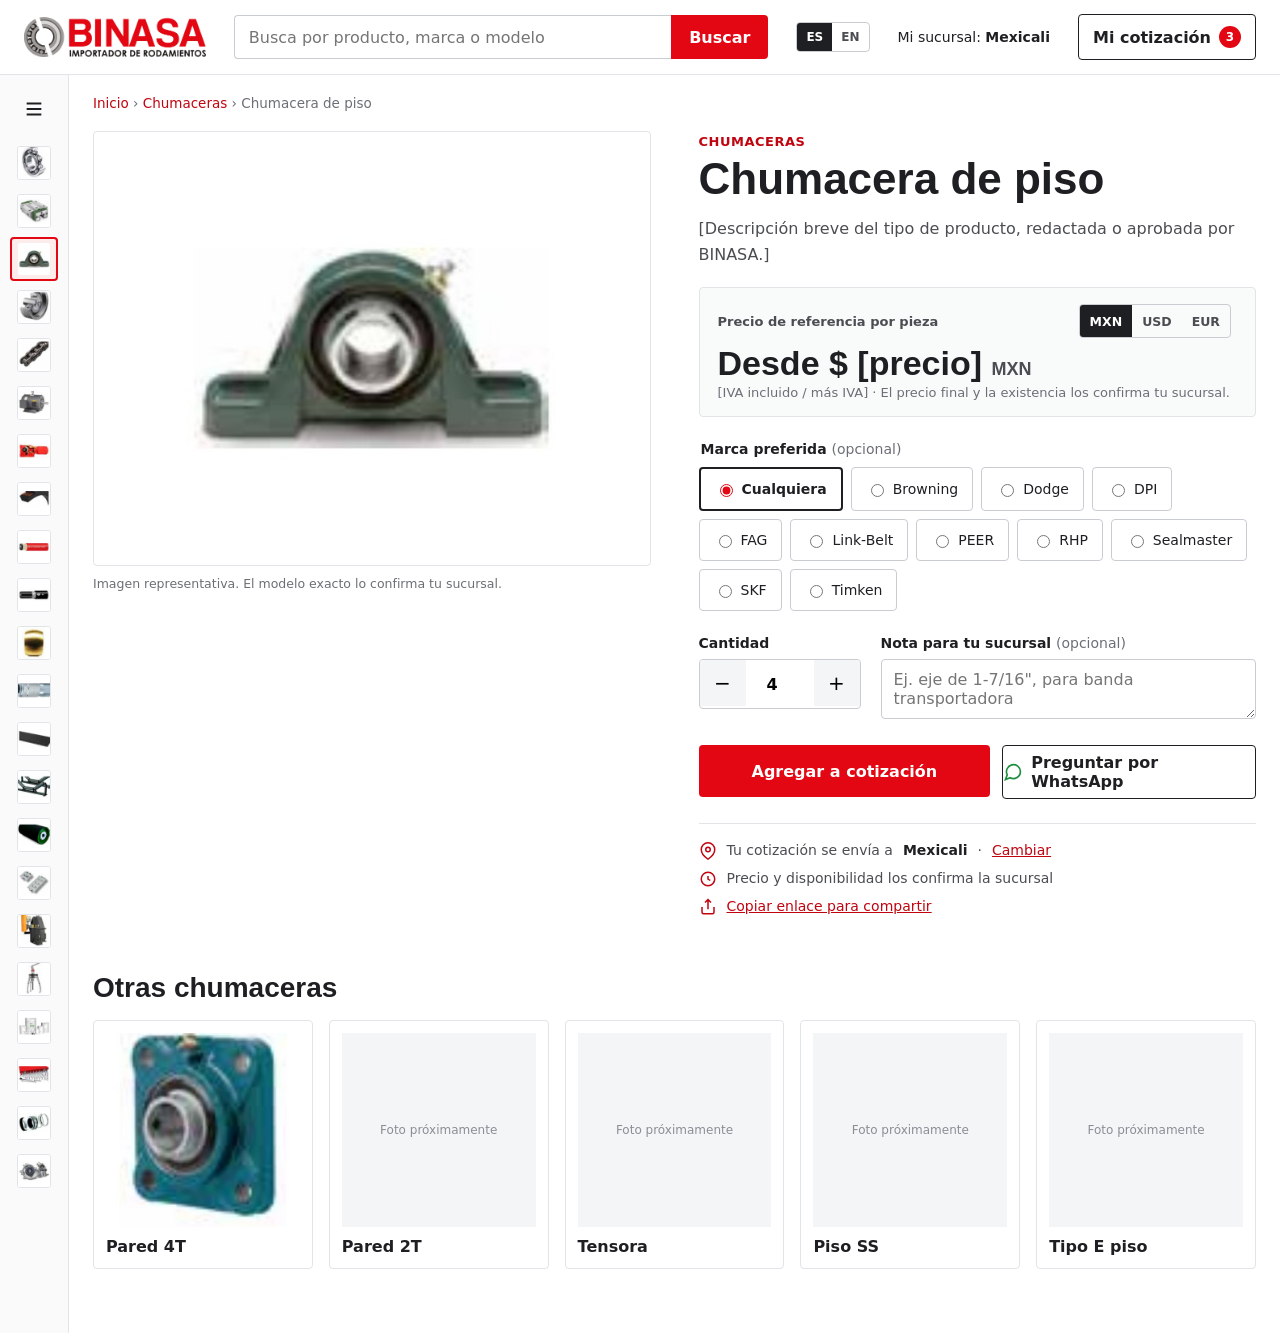
<file: BINASA-propuesta-diseno/html/Producto.html>
<!doctype html><html lang="es"><head><meta charset="utf-8"><meta name="viewport" content="width=device-width, initial-scale=1"><title>BINASA · Chumacera de piso</title>

<style>
body{margin:0;background:#ffffff}
a{color:#C00510}a:hover{color:#8F0410}
.bx-btn:hover{background:#C00510 !important}
.bx-rail:hover{background:#FDECEC}
a:focus-visible,button:focus-visible,input:focus-visible,textarea:focus-visible{outline:3px solid #1F6FEB;outline-offset:2px}
</style>
<style>*{font-family:inherit}</style></head><body>

<div style="font-family: Inter, system-ui, sans-serif; color: #1E1F22; background: #ffffff">

<header style="border-bottom: 1px solid #E2E4E7">
<div style="max-width: 1240px; margin: 0 auto; padding: 14px 24px; display: flex; flex-wrap: wrap; gap: 14px 28px; align-items: center">
<a href="Main.html" style="display: flex; align-items: center; gap: 10px; text-decoration: none" aria-label="BINASA, inicio">
<img src="../assets/binasa-logo.png" alt="BINASA, importador de rodamientos" style="height: 40px; width: auto; display: block">
</a>
<form role="search" style="flex: 1 1 360px; display: flex; min-width: 0">
<label for="q3" style="position: absolute; left: -9999px">Buscar productos</label>
<input id="q3" type="search" placeholder="Busca por producto, marca o modelo" style="flex: 1; min-width: 0; height: 44px; padding: 0 14px; border: 1.5px solid #C9CCD1; border-right: 0; border-radius: 4px 0 0 4px; font: inherit">
<button type="submit" class="bx-btn" style="height: 44px; padding: 0 18px; border: 0; border-radius: 0 4px 4px 0; background: #E30613; color: #fff; font: inherit; font-weight: 600">Buscar</button>
</form>
<div role="group" aria-label="Idioma" style="display: inline-flex; border: 1px solid #C9CCD1; border-radius: 4px; overflow: hidden"><button type="button" aria-pressed="true" style="height: 28px; padding: 0 9px; border: 0; background: #1E1F22; color: #ffffff; font: inherit; font-size: 12px; font-weight: 700; cursor: pointer">ES</button><button type="button" aria-pressed="false" style="height: 28px; padding: 0 9px; border: 0; background: transparent; color: #4A4D52; font: inherit; font-size: 12px; font-weight: 700; cursor: pointer">EN</button></div>
<a href="#sucursal" style="font-size: 14px; color: #1E1F22; text-decoration: none">Mi sucursal: <b>Mexicali</b></a>
<a href="Cotizacion.html" style="display: flex; align-items: center; gap: 8px; height: 44px; padding: 0 14px; border: 1.5px solid #1E1F22; border-radius: 4px; color: #1E1F22; text-decoration: none; font-weight: 600">Mi cotización <span style="background: #E30613; color: #fff; border-radius: 999px; min-width: 22px; height: 22px; display: inline-flex; align-items: center; justify-content: center; font-size: 12px">3</span></a>
</div>
</header>
<div style="display: flex; align-items: stretch">
<nav aria-label="Líneas de producto" style="flex: 0 0 68px; border-right: 1px solid #E2E4E7; background: #FAFAFB; padding: 12px 0; display: flex; flex-direction: column; align-items: center; gap: 4px">
<a href="MenuLateral.html" aria-label="Abrir menú de líneas" title="Abrir menú" style="width: 44px; height: 44px; display: inline-flex; align-items: center; justify-content: center; color: #1E1F22; border-radius: 4px; margin-bottom: 6px"><svg width="22" height="22" viewBox="0 0 24 24" fill="none" stroke="currentColor" stroke-width="2.2" aria-hidden="true"><path d="M4 6h16M4 12h16M4 18h16"></path></svg></a>


<a href="Linea.html" class="bx-rail" aria-label="Rodamientos" title="Rodamientos" style="width: 48px; height: 44px; display: inline-flex; align-items: center; justify-content: center; border-radius: 4px"><img src="../assets/rodamiento.jpg" alt="" style="width: 32px; height: 32px; object-fit: contain; background: #fff; border: 1px solid #E2E4E7; border-radius: 3px"></a>


<a href="Linea.html" class="bx-rail" aria-label="Rodamientos lineales" title="Rodamientos lineales" style="width: 48px; height: 44px; display: inline-flex; align-items: center; justify-content: center; border-radius: 4px"><img src="../assets/lineal.jpg" alt="" style="width: 32px; height: 32px; object-fit: contain; background: #fff; border: 1px solid #E2E4E7; border-radius: 3px"></a>

<a href="Linea.html" aria-label="Chumaceras" aria-current="page" title="Chumaceras" style="width: 48px; height: 44px; display: inline-flex; align-items: center; justify-content: center; border-radius: 4px; background: #FDECEC; outline: 2px solid #E30613; outline-offset: -2px"><img src="../assets/chumacera-piso.jpg" alt="" style="width: 32px; height: 32px; object-fit: contain; background: #fff; border-radius: 3px"></a>



<a href="Linea.html" class="bx-rail" aria-label="Transmisión de potencia" title="Transmisión de potencia" style="width: 48px; height: 44px; display: inline-flex; align-items: center; justify-content: center; border-radius: 4px"><img src="../assets/polea.jpg" alt="" style="width: 32px; height: 32px; object-fit: contain; background: #fff; border: 1px solid #E2E4E7; border-radius: 3px"></a>


<a href="Linea.html" class="bx-rail" aria-label="Cadenas" title="Cadenas" style="width: 48px; height: 44px; display: inline-flex; align-items: center; justify-content: center; border-radius: 4px"><img src="../assets/cadena.jpg" alt="" style="width: 32px; height: 32px; object-fit: contain; background: #fff; border: 1px solid #E2E4E7; border-radius: 3px"></a>


<a href="Linea.html" class="bx-rail" aria-label="Motores eléctricos / Drives" title="Motores eléctricos / Drives" style="width: 48px; height: 44px; display: inline-flex; align-items: center; justify-content: center; border-radius: 4px"><img src="../assets/motor.jpg" alt="" style="width: 32px; height: 32px; object-fit: contain; background: #fff; border: 1px solid #E2E4E7; border-radius: 3px"></a>


<a href="Linea.html" class="bx-rail" aria-label="Reductores" title="Reductores" style="width: 48px; height: 44px; display: inline-flex; align-items: center; justify-content: center; border-radius: 4px"><img src="../assets/reductor.jpg" alt="" style="width: 32px; height: 32px; object-fit: contain; background: #fff; border: 1px solid #E2E4E7; border-radius: 3px"></a>


<a href="Linea.html" class="bx-rail" aria-label="Banda industrial" title="Banda industrial" style="width: 48px; height: 44px; display: inline-flex; align-items: center; justify-content: center; border-radius: 4px"><img src="../assets/banda.jpg" alt="" style="width: 32px; height: 32px; object-fit: contain; background: #fff; border: 1px solid #E2E4E7; border-radius: 3px"></a>


<a href="Linea.html" class="bx-rail" aria-label="Mangueras y conexiones industriales" title="Mangueras y conexiones industriales" style="width: 48px; height: 44px; display: inline-flex; align-items: center; justify-content: center; border-radius: 4px"><img src="../assets/manguera.jpg" alt="" style="width: 32px; height: 32px; object-fit: contain; background: #fff; border: 1px solid #E2E4E7; border-radius: 3px"></a>


<a href="Linea.html" class="bx-rail" aria-label="Mangueras y conexiones hidráulicas" title="Mangueras y conexiones hidráulicas" style="width: 48px; height: 44px; display: inline-flex; align-items: center; justify-content: center; border-radius: 4px"><img src="../assets/hidraulica.jpg" alt="" style="width: 32px; height: 32px; object-fit: contain; background: #fff; border: 1px solid #E2E4E7; border-radius: 3px"></a>


<a href="Linea.html" class="bx-rail" aria-label="Latón" title="Latón" style="width: 48px; height: 44px; display: inline-flex; align-items: center; justify-content: center; border-radius: 4px"><img src="../assets/laton.jpg" alt="" style="width: 32px; height: 32px; object-fit: contain; background: #fff; border: 1px solid #E2E4E7; border-radius: 3px"></a>


<a href="Linea.html" class="bx-rail" aria-label="Neumática" title="Neumática" style="width: 48px; height: 44px; display: inline-flex; align-items: center; justify-content: center; border-radius: 4px"><img src="../assets/neumatica.jpg" alt="" style="width: 32px; height: 32px; object-fit: contain; background: #fff; border: 1px solid #E2E4E7; border-radius: 3px"></a>


<a href="Linea.html" class="bx-rail" aria-label="Bandas transportadoras" title="Bandas transportadoras" style="width: 48px; height: 44px; display: inline-flex; align-items: center; justify-content: center; border-radius: 4px"><img src="../assets/banda-transportadora.jpg" alt="" style="width: 32px; height: 32px; object-fit: contain; background: #fff; border: 1px solid #E2E4E7; border-radius: 3px"></a>


<a href="Linea.html" class="bx-rail" aria-label="Rodillos" title="Rodillos" style="width: 48px; height: 44px; display: inline-flex; align-items: center; justify-content: center; border-radius: 4px"><img src="../assets/rodillo.jpg" alt="" style="width: 32px; height: 32px; object-fit: contain; background: #fff; border: 1px solid #E2E4E7; border-radius: 3px"></a>


<a href="Linea.html" class="bx-rail" aria-label="Poleas" title="Poleas" style="width: 48px; height: 44px; display: inline-flex; align-items: center; justify-content: center; border-radius: 4px"><img src="../assets/polea-tambor.jpg" alt="" style="width: 32px; height: 32px; object-fit: contain; background: #fff; border: 1px solid #E2E4E7; border-radius: 3px"></a>


<a href="Linea.html" class="bx-rail" aria-label="Cadena de tablillas" title="Cadena de tablillas" style="width: 48px; height: 44px; display: inline-flex; align-items: center; justify-content: center; border-radius: 4px"><img src="../assets/tablilla.jpg" alt="" style="width: 32px; height: 32px; object-fit: contain; background: #fff; border: 1px solid #E2E4E7; border-radius: 3px"></a>


<a href="Linea.html" class="bx-rail" aria-label="Manejo de materiales" title="Manejo de materiales" style="width: 48px; height: 44px; display: inline-flex; align-items: center; justify-content: center; border-radius: 4px"><img src="../assets/cangilones.jpg" alt="" style="width: 32px; height: 32px; object-fit: contain; background: #fff; border: 1px solid #E2E4E7; border-radius: 3px"></a>


<a href="Linea.html" class="bx-rail" aria-label="Equipo y maquinaria" title="Equipo y maquinaria" style="width: 48px; height: 44px; display: inline-flex; align-items: center; justify-content: center; border-radius: 4px"><img src="../assets/extractor.jpg" alt="" style="width: 32px; height: 32px; object-fit: contain; background: #fff; border: 1px solid #E2E4E7; border-radius: 3px"></a>


<a href="Linea.html" class="bx-rail" aria-label="Lubricación" title="Lubricación" style="width: 48px; height: 44px; display: inline-flex; align-items: center; justify-content: center; border-radius: 4px"><img src="../assets/grasa.jpg" alt="" style="width: 32px; height: 32px; object-fit: contain; background: #fff; border: 1px solid #E2E4E7; border-radius: 3px"></a>


<a href="Linea.html" class="bx-rail" aria-label="Herramientas" title="Herramientas" style="width: 48px; height: 44px; display: inline-flex; align-items: center; justify-content: center; border-radius: 4px"><img src="../assets/herramienta.jpg" alt="" style="width: 32px; height: 32px; object-fit: contain; background: #fff; border: 1px solid #E2E4E7; border-radius: 3px"></a>


<a href="Linea.html" class="bx-rail" aria-label="Sellos mecánicos / retenes" title="Sellos mecánicos / retenes" style="width: 48px; height: 44px; display: inline-flex; align-items: center; justify-content: center; border-radius: 4px"><img src="../assets/sello.jpg" alt="" style="width: 32px; height: 32px; object-fit: contain; background: #fff; border: 1px solid #E2E4E7; border-radius: 3px"></a>


<a href="Linea.html" class="bx-rail" aria-label="Automotriz ligero / pesado" title="Automotriz ligero / pesado" style="width: 48px; height: 44px; display: inline-flex; align-items: center; justify-content: center; border-radius: 4px"><img src="../assets/automotriz.jpg" alt="" style="width: 32px; height: 32px; object-fit: contain; background: #fff; border: 1px solid #E2E4E7; border-radius: 3px"></a>

</nav>
<div style="flex: 1; min-width: 0">
<main style="max-width: 1240px; margin: 0 auto; padding: 20px 24px 64px">
<nav aria-label="Ruta" style="font-size: 13.5px; color: #6B6F76"><a href="Main.html" style="text-decoration: none">Inicio</a> › <a href="Linea.html" style="text-decoration: none">Chumaceras</a> › <span>Chumacera de piso</span></nav>

<div style="display: flex; flex-wrap: wrap; gap: 48px; margin-top: 20px">
<div style="flex: 1 1 460px; min-width: 0">
<div style="border: 1px solid #E2E4E7; border-radius: 4px; padding: 32px; background: #ffffff"><img src="../assets/chumacera-piso.jpg" alt="Chumacera de piso" style="width: 100%; aspect-ratio: 4 / 3; object-fit: contain; display: block"></div>
<p style="margin: 10px 0 0; font-size: 12.5px; color: #6B6F76">Imagen representativa. El modelo exacto lo confirma tu sucursal.</p>
</div>

<div style="flex: 1 1 460px; min-width: 0">
<a href="Linea.html" style="font-size: 13px; font-weight: 700; text-transform: uppercase; letter-spacing: .5px; text-decoration: none">Chumaceras</a>
<h1 style="margin: 6px 0 0; font-family: 'Barlow Semi Condensed','Inter Display',sans-serif; font-weight: 700; font-size: 44px; line-height: 1.05">Chumacera de piso</h1>
<p style="margin: 14px 0 0; color: #4A4D52; line-height: 1.6">[Descripción breve del tipo de producto, redactada o aprobada por BINASA.]</p>

<div style="margin-top: 20px; padding: 16px 18px; border: 1px solid #E2E4E7; border-radius: 4px; background: #F9FAFA">
<div style="display: flex; flex-wrap: wrap; gap: 10px; align-items: center; justify-content: space-between">
<p style="margin: 0; font-size: 13px; font-weight: 600; color: #4A4D52">Precio de referencia por pieza</p>
<div role="group" aria-label="Moneda" style="display: inline-flex; border: 1px solid #C9CCD1; border-radius: 4px; overflow: hidden; margin-right: 6px"><button type="button" aria-pressed="true" style="height: 32px; padding: 0 10px; border: 0; background: #1E1F22; color: #fff; font: inherit; font-size: 12.5px; font-weight: 700">MXN</button><button type="button" aria-pressed="false" style="height: 32px; padding: 0 10px; border: 0; background: transparent; color: #4A4D52; font: inherit; font-size: 12.5px; font-weight: 700">USD</button><button type="button" aria-pressed="false" style="height: 32px; padding: 0 10px; border: 0; background: transparent; color: #4A4D52; font: inherit; font-size: 12.5px; font-weight: 700">EUR</button></div>
</div>
<p style="margin: 6px 0 0; font-family: 'Barlow Semi Condensed','Inter Display',sans-serif; font-weight: 700; font-size: 34px">Desde $ [precio] <span style="font-size: 18px; color: #4A4D52">MXN</span></p>
<p style="margin: 2px 0 0; font-size: 13px; color: #6B6F76">[IVA incluido / más IVA] · El precio final y la existencia los confirma tu sucursal.</p>
</div>
<fieldset style="border: 0; padding: 0; margin: 24px 0 0">
<legend style="font-weight: 600; font-size: 14px; margin-bottom: 10px">Marca preferida <span style="font-weight: 400; color: #6B6F76">(opcional)</span></legend>
<div style="display: flex; flex-wrap: wrap; gap: 8px">
<label style="display: inline-flex; align-items: center; gap: 6px; min-height: 40px; padding: 0 14px; border: 2px solid #1E1F22; border-radius: 4px; font-size: 14px; font-weight: 600"><input type="radio" name="marca" checked style="accent-color: #E30613">Cualquiera</label>
<label style="display: inline-flex; align-items: center; gap: 6px; min-height: 40px; padding: 0 14px; border: 1px solid #C9CCD1; border-radius: 4px; font-size: 14px"><input type="radio" name="marca" style="accent-color: #E30613">Browning</label><label style="display: inline-flex; align-items: center; gap: 6px; min-height: 40px; padding: 0 14px; border: 1px solid #C9CCD1; border-radius: 4px; font-size: 14px"><input type="radio" name="marca" style="accent-color: #E30613">Dodge</label><label style="display: inline-flex; align-items: center; gap: 6px; min-height: 40px; padding: 0 14px; border: 1px solid #C9CCD1; border-radius: 4px; font-size: 14px"><input type="radio" name="marca" style="accent-color: #E30613">DPI</label><label style="display: inline-flex; align-items: center; gap: 6px; min-height: 40px; padding: 0 14px; border: 1px solid #C9CCD1; border-radius: 4px; font-size: 14px"><input type="radio" name="marca" style="accent-color: #E30613">FAG</label><label style="display: inline-flex; align-items: center; gap: 6px; min-height: 40px; padding: 0 14px; border: 1px solid #C9CCD1; border-radius: 4px; font-size: 14px"><input type="radio" name="marca" style="accent-color: #E30613">Link-Belt</label><label style="display: inline-flex; align-items: center; gap: 6px; min-height: 40px; padding: 0 14px; border: 1px solid #C9CCD1; border-radius: 4px; font-size: 14px"><input type="radio" name="marca" style="accent-color: #E30613">PEER</label><label style="display: inline-flex; align-items: center; gap: 6px; min-height: 40px; padding: 0 14px; border: 1px solid #C9CCD1; border-radius: 4px; font-size: 14px"><input type="radio" name="marca" style="accent-color: #E30613">RHP</label><label style="display: inline-flex; align-items: center; gap: 6px; min-height: 40px; padding: 0 14px; border: 1px solid #C9CCD1; border-radius: 4px; font-size: 14px"><input type="radio" name="marca" style="accent-color: #E30613">Sealmaster</label><label style="display: inline-flex; align-items: center; gap: 6px; min-height: 40px; padding: 0 14px; border: 1px solid #C9CCD1; border-radius: 4px; font-size: 14px"><input type="radio" name="marca" style="accent-color: #E30613">SKF</label><label style="display: inline-flex; align-items: center; gap: 6px; min-height: 40px; padding: 0 14px; border: 1px solid #C9CCD1; border-radius: 4px; font-size: 14px"><input type="radio" name="marca" style="accent-color: #E30613">Timken</label>
</div>
</fieldset>

<div style="display: flex; flex-wrap: wrap; gap: 20px; margin-top: 24px">
<div>
<label for="cant" style="display: block; font-weight: 600; font-size: 14px; margin-bottom: 8px">Cantidad</label>
<div style="display: inline-flex; border: 1.5px solid #C9CCD1; border-radius: 4px; overflow: hidden">
<button type="button" aria-label="Menos" style="width: 46px; height: 46px; border: 0; background: #F4F5F6; font-size: 20px; cursor: pointer">−</button>
<input id="cant" type="number" value="4" min="1" style="width: 64px; height: 46px; border: 0; text-align: center; font: inherit; font-size: 16px; font-weight: 600">
<button type="button" aria-label="Más" style="width: 46px; height: 46px; border: 0; background: #F4F5F6; font-size: 20px; cursor: pointer">+</button>
</div>
</div>
<div style="flex: 1 1 260px; min-width: 0">
<label for="nota" style="display: block; font-weight: 600; font-size: 14px; margin-bottom: 8px">Nota para tu sucursal <span style="font-weight: 400; color: #6B6F76">(opcional)</span></label>
<textarea id="nota" rows="2" placeholder="Ej. eje de 1-7/16&quot;, para banda transportadora" style="width: 100%; box-sizing: border-box; padding: 10px 12px; border: 1.5px solid #C9CCD1; border-radius: 4px; font: inherit; resize: vertical"></textarea>
</div>
</div>

<div style="display: flex; flex-wrap: wrap; gap: 12px; margin-top: 22px">
<button type="button" class="bx-btn" style="flex: 1 1 240px; height: 52px; border: 0; border-radius: 4px; background: #E30613; color: #fff; font: inherit; font-size: 16px; font-weight: 600; cursor: pointer">Agregar a cotización</button>
<a href="#wa" style="flex: 1 1 200px; display: inline-flex; align-items: center; justify-content: center; gap: 8px; height: 52px; border: 1.5px solid #1E1F22; border-radius: 4px; color: #1E1F22; text-decoration: none; font-weight: 600"><svg width="20" height="20" viewBox="0 0 24 24" fill="none" stroke="#1E8E3E" stroke-width="2" aria-hidden="true"><path d="M21 11.5a8.4 8.4 0 0 1-12.4 7.4L3 21l2.1-5.6A8.4 8.4 0 1 1 21 11.5z"></path></svg>Preguntar por WhatsApp</a>
</div>

<ul style="list-style: none; margin: 24px 0 0; padding: 18px 0 0; border-top: 1px solid #E2E4E7; display: grid; gap: 10px; font-size: 14px; color: #4A4D52">
<li style="display: flex; gap: 10px"><svg width="18" height="18" viewBox="0 0 24 24" fill="none" stroke="#C00510" stroke-width="2" aria-hidden="true"><path d="M21 10c0 7-9 13-9 13s-9-6-9-13a9 9 0 0 1 18 0z"></path><circle cx="12" cy="10" r="3"></circle></svg>Tu cotización se envía a <b style="color: #1E1F22">Mexicali</b> · <a href="#cambiar">Cambiar</a></li>
<li style="display: flex; gap: 10px"><svg width="18" height="18" viewBox="0 0 24 24" fill="none" stroke="#C00510" stroke-width="2" aria-hidden="true"><path d="M12 8v4l3 2"></path><circle cx="12" cy="12" r="9"></circle></svg>Precio y disponibilidad los confirma la sucursal</li>
<li style="display: flex; gap: 10px"><svg width="18" height="18" viewBox="0 0 24 24" fill="none" stroke="#C00510" stroke-width="2" aria-hidden="true"><path d="M4 12v7a2 2 0 0 0 2 2h12a2 2 0 0 0 2-2v-7M16 6l-4-4-4 4M12 2v13"></path></svg><a href="#copiar">Copiar enlace para compartir</a></li>
</ul>
</div>
</div>

<section style="margin-top: 56px">
<h2 style="margin: 0 0 16px; font-family: 'Barlow Semi Condensed','Inter Display',sans-serif; font-weight: 700; font-size: 28px">Otras chumaceras</h2>
<div style="display: grid; grid-template-columns: repeat(auto-fill, minmax(200px, 1fr)); gap: 16px">

<a href="Producto.html" style="display: flex; flex-direction: column; gap: 10px; border: 1px solid #E2E4E7; border-radius: 4px; padding: 12px; text-decoration: none; color: #1E1F22">
<img src="../assets/chumacera-4t.jpg" alt="" style="width: 100%; aspect-ratio: 1 / 1; object-fit: contain">

<span style="font-weight: 600">Pared 4T</span>
</a>

<a href="Producto.html" style="display: flex; flex-direction: column; gap: 10px; border: 1px solid #E2E4E7; border-radius: 4px; padding: 12px; text-decoration: none; color: #1E1F22">

<span style="display: flex; align-items: center; justify-content: center; aspect-ratio: 1 / 1; background: #F4F5F6; color: #8A8E95; font-size: 12px">Foto próximamente</span>
<span style="font-weight: 600">Pared 2T</span>
</a>

<a href="Producto.html" style="display: flex; flex-direction: column; gap: 10px; border: 1px solid #E2E4E7; border-radius: 4px; padding: 12px; text-decoration: none; color: #1E1F22">

<span style="display: flex; align-items: center; justify-content: center; aspect-ratio: 1 / 1; background: #F4F5F6; color: #8A8E95; font-size: 12px">Foto próximamente</span>
<span style="font-weight: 600">Tensora</span>
</a>

<a href="Producto.html" style="display: flex; flex-direction: column; gap: 10px; border: 1px solid #E2E4E7; border-radius: 4px; padding: 12px; text-decoration: none; color: #1E1F22">

<span style="display: flex; align-items: center; justify-content: center; aspect-ratio: 1 / 1; background: #F4F5F6; color: #8A8E95; font-size: 12px">Foto próximamente</span>
<span style="font-weight: 600">Piso SS</span>
</a>

<a href="Producto.html" style="display: flex; flex-direction: column; gap: 10px; border: 1px solid #E2E4E7; border-radius: 4px; padding: 12px; text-decoration: none; color: #1E1F22">

<span style="display: flex; align-items: center; justify-content: center; aspect-ratio: 1 / 1; background: #F4F5F6; color: #8A8E95; font-size: 12px">Foto próximamente</span>
<span style="font-weight: 600">Tipo E piso</span>
</a>

</div>
</section>
</main>
</div>
</div>
</div>
</body></html>
</file>
<file: index.css>
/* =========================================================
   BINASA — index.css
   Industrial, light theme: white, BINASA red, dark gray.
   Breakpoints: 1100px (side menu), 860px (two columns), 560px (phone)
   ========================================================= */

:root{
  --rojo:#E30613;          /* BINASA red (from the logo) */
  --rojo-osc:#C00510;      /* red for text and hovers (passes contrast on white) */
  --rojo-tinta:#FDECEC;
  --tinta:#1E1F22;         /* text, dark sections */
  --gris-700:#4A4D52;
  --gris-500:#6B6F76;
  --gris-400:#8A8E95;
  --gris-300:#C9CCD1;
  --gris-200:#E2E4E7;
  --gris-100:#F4F5F6;
  --gris-50:#FAFAFB;
  --verde-wa:#1E8E3E;
  --foco:#1F6FEB;
  --radio:4px;
  --sombra:0 12px 28px -18px rgba(0,0,0,.45);
  --ancho:1240px;
  --lat:272px;
  --lat-min:68px;
  --titulos:"Barlow Semi Condensed","Arial Narrow","Roboto Condensed",system-ui,sans-serif;
  --texto:Inter,system-ui,-apple-system,"Segoe UI",Roboto,Arial,sans-serif;
}

/* ---------- Base ---------- */
*,*::before,*::after{ box-sizing:border-box; }
html{ -webkit-text-size-adjust:100%; scroll-padding-top:16px; }
body{ margin:0; font:15px/1.55 var(--texto); color:var(--tinta); background:#fff; overflow-x:hidden; }
img{ max-width:100%; height:auto; display:block; }
a{ color:var(--rojo-osc); }
a:hover{ color:#8F0410; }
button,input,select,textarea{ font:inherit; color:inherit; }
button{ cursor:pointer; }
h1,h2,h3{ line-height:1.15; }
:focus-visible{ outline:3px solid var(--foco); outline-offset:2px; }
.sr{ position:absolute!important; width:1px; height:1px; overflow:hidden; clip:rect(0 0 0 0); white-space:nowrap; }
.saltar{ position:absolute; left:8px; top:-60px; z-index:100; background:var(--tinta); color:#fff; padding:10px 14px; border-radius:var(--radio); }
.saltar:focus{ top:8px; }
.wrap{ max-width:var(--ancho); margin:0 auto; padding:0 24px; }
[hidden]{ display:none!important; }
svg{ width:20px; height:20px; fill:none; stroke:currentColor; stroke-width:2; stroke-linecap:round; stroke-linejoin:round; flex:none; }
.titulo{ font-family:var(--titulos); font-weight:700; letter-spacing:-.2px; }

/* ---------- Buttons, fields ---------- */
.btn{ display:inline-flex; align-items:center; justify-content:center; gap:8px; min-height:46px; padding:0 20px; border:1.5px solid transparent; border-radius:var(--radio); background:var(--rojo); color:#fff; font-weight:600; text-decoration:none; line-height:1.2; text-align:center; }
.btn:hover{ background:var(--rojo-osc); color:#fff; }
.btn-sec{ background:#fff; color:var(--tinta); border-color:var(--tinta); }
.btn-sec:hover{ background:var(--gris-100); color:var(--tinta); }
.btn-wa{ background:var(--verde-wa); }
.btn-wa:hover{ background:#17773A; }
.btn-txt{ background:none; border:0; color:var(--rojo-osc); font-weight:600; padding:8px 4px; min-height:44px; }
.btn-txt:hover{ background:none; text-decoration:underline; color:#8F0410; }
.btn-bloque{ width:100%; }
.btn[disabled]{ opacity:.5; cursor:not-allowed; }
.campo{ width:100%; min-height:46px; padding:0 12px; border:1.5px solid var(--gris-300); border-radius:var(--radio); background:#fff; font-size:16px; }
textarea.campo{ padding:10px 12px; min-height:70px; resize:vertical; }
.campo:focus{ border-color:var(--tinta); outline:none; box-shadow:0 0 0 3px rgba(31,111,235,.25); }
.etq{ display:block; font-weight:600; font-size:14px; margin-bottom:6px; }
.etq small{ font-weight:400; color:var(--gris-500); }
.seg{ display:inline-flex; border:1px solid var(--gris-300); border-radius:var(--radio); overflow:hidden; }
.seg button{ min-height:32px; padding:0 10px; border:0; background:transparent; color:var(--gris-700); font-size:12.5px; font-weight:700; }
.seg button[aria-pressed="true"]{ background:var(--tinta); color:#fff; }
.seg-osc{ border-color:#4A4D52; }
.seg-osc button{ color:#D9DBDF; min-height:28px; }
.seg-osc button[aria-pressed="true"]{ background:#fff; color:var(--tinta); }
.chip{ display:inline-flex; align-items:center; gap:6px; min-height:36px; padding:0 12px; border:1px solid var(--gris-300); border-radius:999px; background:#fff; font-size:13.5px; font-weight:500; color:var(--tinta); text-decoration:none; }
.chip[aria-pressed="true"]{ background:var(--tinta); border-color:var(--tinta); color:#fff; }
.chip:hover{ border-color:var(--tinta); color:var(--tinta); }
.chip[aria-pressed="true"]:hover{ color:#fff; }
.contador{ display:inline-flex; align-items:center; justify-content:center; min-width:22px; height:22px; padding:0 6px; border-radius:999px; background:var(--rojo); color:#fff; font-size:12px; font-weight:700; line-height:1; }
.paso{ display:inline-flex; border:1.5px solid var(--gris-300); border-radius:var(--radio); overflow:hidden; background:#fff; }
.paso button{ width:44px; min-height:44px; border:0; background:var(--gris-100); font-size:20px; line-height:1; }
.paso button:hover{ background:var(--gris-200); }
.paso input{ width:58px; border:0; text-align:center; font-weight:600; font-size:16px; -moz-appearance:textfield; }
.paso input::-webkit-outer-spin-button,.paso input::-webkit-inner-spin-button{ -webkit-appearance:none; margin:0; }

/* ---------- Top bar ---------- */
.util{ background:var(--tinta); color:#D9DBDF; font-size:13px; }
.util-in{ display:flex; flex-wrap:wrap; align-items:center; justify-content:space-between; gap:6px 20px; min-height:40px; padding-top:4px; padding-bottom:4px; }
.util-acc{ display:flex; flex-wrap:wrap; align-items:center; gap:10px 14px; }
.util-suc{ display:inline-flex; align-items:center; gap:6px; background:none; border:0; color:#fff; padding:6px 0; min-height:32px; }
.util-suc svg{ width:16px; height:16px; }
.util-suc b{ font-weight:600; text-decoration:underline; text-underline-offset:3px; }

/* ---------- Header ---------- */
.cab{ background:#fff; border-bottom:1px solid var(--gris-200); position:relative; z-index:30; }
.cab-in{ display:flex; align-items:center; gap:14px 28px; padding-top:14px; padding-bottom:14px; }
.cab-menu{ display:none; width:44px; height:44px; border:0; background:none; align-items:center; justify-content:center; margin-left:-10px; }
.cab-menu svg{ width:24px; height:24px; }
.marca-logo img{ height:50px; width:auto; }
.busca{ flex:1; display:flex; position:relative; min-width:0; }
.busca input{ flex:1; min-width:0; height:46px; padding:0 14px; border:1.5px solid var(--gris-300); border-right:0; border-radius:var(--radio) 0 0 var(--radio); font-size:15px; }
.busca input:focus{ outline:none; border-color:var(--tinta); }
.btn-busca{ border-radius:0 var(--radio) var(--radio) 0; min-height:46px; }
.btn-busca svg{ width:18px; height:18px; }
.btn-cot{ display:inline-flex; align-items:center; gap:8px; height:46px; padding:0 14px; border:1.5px solid var(--tinta); border-radius:var(--radio); color:var(--tinta); text-decoration:none; font-weight:600; white-space:nowrap; }
.btn-cot:hover{ background:var(--gris-100); color:var(--tinta); }
.nav{ display:flex; flex-wrap:wrap; gap:4px 26px; min-height:44px; align-items:center; font-weight:600; font-size:14.5px; }
.nav a{ color:var(--gris-700); text-decoration:none; padding:10px 0; border-bottom:3px solid transparent; }
.nav a:hover,.nav a[aria-current="page"]{ color:var(--tinta); border-bottom-color:var(--rojo); }

/* search suggestions */
.sug{ position:absolute; left:0; right:0; top:calc(100% + 6px); background:#fff; border:1px solid var(--gris-200); border-radius:var(--radio); box-shadow:var(--sombra); z-index:40; max-height:min(70vh,520px); overflow:auto; }
.sug-item{ display:flex; gap:12px; align-items:center; padding:8px 12px; color:var(--tinta); text-decoration:none; border-bottom:1px solid var(--gris-100); }
.sug-item:hover,.sug-item.activo{ background:var(--gris-100); color:var(--tinta); }
.sug-item img,.sug-item .sin-foto{ width:44px; height:44px; object-fit:contain; flex:none; border-radius:3px; }
.sug-item small{ display:block; color:var(--gris-500); font-size:12.5px; }
.sug-todos{ display:block; padding:12px; font-weight:600; text-decoration:none; }
.sug-vacio{ padding:14px; margin:0; color:var(--gris-700); }

/* ---------- Layout with side menu ---------- */
.cuerpo{ display:flex; align-items:stretch; position:relative; }
#app{ flex:1; min-width:0; outline:none; }
.lat{ flex:0 0 var(--lat); background:var(--gris-50); border-right:1px solid var(--gris-200); padding:16px 12px 32px; }
.lat-tit{ margin:16px 8px 8px; font-size:12px; font-weight:700; letter-spacing:.6px; text-transform:uppercase; color:var(--gris-500); }
.lat-busca{ position:relative; margin:0 2px; }
.lat-busca svg{ position:absolute; left:12px; top:13px; width:16px; height:16px; color:var(--gris-500); }
.lat-busca input{ width:100%; height:42px; padding:0 12px 0 36px; border:1.5px solid #D9DBDF; border-radius:var(--radio); font-size:14px; background:#fff; }
.lat ul{ list-style:none; margin:0; padding:0; display:flex; flex-direction:column; gap:2px; }
.lat-item{ display:flex; align-items:center; gap:10px; width:100%; min-height:44px; padding:4px 8px; border:0; border-radius:var(--radio); background:none; color:var(--tinta); text-decoration:none; font-size:14px; font-weight:500; line-height:1.25; text-align:left; }
.lat-item img,.lat-item .sin-foto{ width:32px; height:32px; object-fit:contain; background:#fff; border:1px solid var(--gris-200); border-radius:var(--radio); flex:none; }
.lat-item span{ flex:1; }
.lat-item .chev{ width:14px; height:14px; color:var(--gris-400); }
.lat-item:hover{ background:var(--rojo-tinta); color:#B00410; }
.lat-item[aria-current="true"],.lat-item[aria-expanded="true"]{ background:var(--rojo); color:#fff; }
.lat-item[aria-current="true"] .chev,.lat-item[aria-expanded="true"] .chev{ color:#fff; }
.lat-atajos .lat-item svg{ color:var(--rojo-osc); }
.lat-item .contador{ margin-left:auto; }
/* collapsed rail on catalog pages */
body.lat-mini .lat{ flex-basis:var(--lat-min); padding:12px 0; }
body.lat-mini .lat-busca,body.lat-mini .lat-tit,body.lat-mini .lat-item span,body.lat-mini .lat-item .chev,body.lat-mini .lat-atajos{ display:none; }
body.lat-mini .lat ul{ align-items:center; }
body.lat-mini .lat-item{ width:48px; justify-content:center; padding:4px; }
.lat-abrir{ display:none; }
body.lat-mini .lat-abrir{ display:flex; width:44px; height:44px; margin:0 auto 6px; border:0; background:none; align-items:center; justify-content:center; border-radius:var(--radio); }
body.lat-mini .lat-abrir:hover{ background:var(--gris-200); }
/* flyout with a line's types */
.volado{ position:absolute; top:0; left:var(--lat); width:min(820px,calc(100vw - var(--lat) - 40px)); max-height:calc(100vh - 20px); overflow:auto; z-index:25; background:#fff; border:1px solid var(--gris-200); border-left:0; box-shadow:18px 0 40px -24px rgba(0,0,0,.45); padding:22px 26px 26px; }
body.lat-mini .volado{ left:var(--lat-min); }
.volado-cab{ display:flex; justify-content:space-between; gap:16px; align-items:flex-start; padding-bottom:14px; border-bottom:1px solid var(--gris-200); }
.volado h2{ margin:0; font-size:28px; }
.volado h2 a{ color:var(--tinta); text-decoration:none; }
.volado-cab p{ margin:4px 0 0; color:var(--gris-700); font-size:14px; }
.volado-x{ width:44px; height:44px; border:0; background:none; font-size:28px; line-height:1; flex:none; }
.volado-grid{ display:grid; grid-template-columns:repeat(auto-fill,minmax(200px,1fr)); gap:18px 28px; margin-top:16px; }
.volado h3{ margin:0 0 6px; font-size:13.5px; text-transform:uppercase; letter-spacing:.5px; }
.volado h3 a{ color:var(--rojo-osc); text-decoration:none; }
.volado ul{ list-style:none; margin:0; padding:0; font-size:14px; line-height:1.85; }
.volado ul a{ color:var(--tinta); text-decoration:none; }
.volado ul a:hover{ color:var(--rojo-osc); text-decoration:underline; }
.velo{ position:fixed; inset:0; background:rgba(30,31,34,.45); z-index:20; }

/* ---------- Sections ---------- */
.sec{ padding:56px 0; }
.sec-gris{ background:var(--gris-100); border-top:1px solid var(--gris-200); border-bottom:1px solid var(--gris-200); }
.sec-osc{ background:var(--tinta); color:#fff; }
.sec-cab{ display:flex; flex-wrap:wrap; gap:10px 24px; align-items:flex-end; justify-content:space-between; margin-bottom:24px; }
.sec-cab h2{ margin:0; font-size:34px; }
.sec-cab p{ margin:6px 0 0; color:var(--gris-700); }
.kicker{ display:inline-flex; gap:8px; align-items:center; margin:0 0 12px; font-size:12.5px; font-weight:700; letter-spacing:.8px; text-transform:uppercase; color:var(--rojo-osc); }
.kicker::before{ content:""; width:24px; height:3px; background:var(--rojo); }
.migas{ font-size:13.5px; color:var(--gris-500); padding:18px 0 0; }
.migas a{ text-decoration:none; }

/* hero */
.hero{ background:var(--gris-100); border-bottom:1px solid var(--gris-200); }
.hero-in{ display:flex; flex-wrap:wrap; align-items:center; gap:36px; padding-top:48px; padding-bottom:48px; }
.hero-txt{ flex:1 1 420px; min-width:0; }
.hero h1{ margin:0; font-size:clamp(34px,4.2vw,50px); line-height:1.04; }
.hero-txt > p{ margin:16px 0 0; font-size:17px; color:var(--gris-700); max-width:560px; }
.hero-acc{ display:flex; flex-wrap:wrap; gap:12px; margin-top:26px; }
.hero-img{ flex:1 1 400px; min-width:0; position:relative; }
.hero-img img{ width:100%; height:380px; object-fit:cover; border-radius:var(--radio); }
.hero-sello{ position:absolute; left:-14px; bottom:22px; background:#fff; border:1px solid var(--gris-200); border-left:4px solid var(--rojo); padding:12px 16px; box-shadow:var(--sombra); max-width:280px; }
.hero-sello small{ display:block; font-size:11.5px; font-weight:700; color:var(--gris-500); text-transform:uppercase; letter-spacing:.5px; }
.hero-sello b{ font-weight:600; }

/* figures */
.cifras{ border-bottom:1px solid var(--gris-200); }
.cifras ul{ list-style:none; margin:0 auto; padding:0 24px; max-width:var(--ancho); display:grid; grid-template-columns:repeat(4,minmax(0,1fr)); }
.cifras li{ padding:22px 18px; border-right:1px solid var(--gris-200); }
.cifras li:last-child{ border-right:0; }
.cifras strong{ display:block; font-family:var(--titulos); font-size:38px; line-height:1.1; }
.cifras li:first-child strong{ color:var(--rojo); }
.cifras span{ color:var(--gris-700); font-size:14px; }

/* line tiles */
.mosaico{ display:grid; grid-template-columns:repeat(auto-fill,minmax(172px,1fr)); gap:14px; }
.losa{ display:flex; flex-direction:column; border:1px solid var(--gris-200); border-radius:var(--radio); background:#fff; color:var(--tinta); text-decoration:none; overflow:hidden; }
.losa:hover{ border-color:var(--rojo-osc); color:var(--tinta); }
.losa img,.losa .sin-foto{ width:100%; aspect-ratio:1/1; object-fit:contain; padding:10px 10px 0; background:#fff; }
.losa span{ padding:10px 14px 14px; border-top:1px solid var(--gris-100); font-weight:600; line-height:1.25; }
.losa small{ display:block; font-weight:400; color:var(--gris-500); font-size:13px; margin-top:2px; }

/* how it works */
.pasos3{ list-style:none; margin:0; padding:0; display:grid; grid-template-columns:repeat(3,minmax(0,1fr)); gap:20px; }
.pasos3 li{ border-top:3px solid var(--rojo); padding-top:16px; }
.pasos3 b{ font-family:var(--titulos); font-size:28px; color:#FF5A63; }
.pasos3 h3{ margin:6px 0; font-size:18px; }
.pasos3 p{ margin:0; color:#C9CCD1; }
.sec-osc .sec-cab p{ color:#C9CCD1; }

/* brands wall */
.muro{ list-style:none; margin:0; padding:0; display:grid; grid-template-columns:repeat(auto-fill,minmax(140px,1fr)); border-top:1px solid var(--gris-200); border-left:1px solid var(--gris-200); }
.muro li{ border-right:1px solid var(--gris-200); border-bottom:1px solid var(--gris-200); }
.muro a{ display:flex; align-items:center; justify-content:center; min-height:64px; padding:6px 10px; text-align:center; color:var(--gris-700); text-decoration:none; font-family:var(--titulos); font-weight:700; font-size:17px; text-transform:uppercase; letter-spacing:.3px; }
.muro a:hover{ background:var(--gris-100); color:var(--rojo-osc); }
.muro img{ max-height:36px; width:auto; }

/* branches block */
.suc-blq{ display:flex; flex-wrap:wrap; gap:36px; }
.suc-blq > div{ flex:1 1 360px; min-width:0; }
.suc-mapa{ background:#fff; border:1px solid var(--gris-200); border-radius:var(--radio); padding:20px; }
.leyenda{ display:flex; flex-wrap:wrap; gap:6px 18px; margin:14px 0 0; font-size:13px; color:var(--gris-700); }
.leyenda i{ display:inline-block; width:12px; height:12px; border-radius:2px; margin-right:6px; vertical-align:-1px; }
.ciudades{ list-style:none; margin:20px 0 0; padding:0; columns:3 150px; column-gap:20px; font-size:14.5px; line-height:2; }
.ciudades button{ background:none; border:0; padding:0; color:var(--tinta); text-align:left; }
.ciudades button:hover{ color:var(--rojo-osc); text-decoration:underline; }

.clientes{ list-style:none; margin:0; padding:0; display:flex; flex-wrap:wrap; justify-content:center; gap:12px 34px; font-weight:600; color:var(--gris-500); font-size:16px; }
.clientes img{ max-height:40px; width:auto; filter:grayscale(1); }

.franja{ background:var(--rojo); color:#fff; }
.franja .wrap{ display:flex; flex-wrap:wrap; gap:18px 36px; align-items:center; justify-content:space-between; padding-top:34px; padding-bottom:34px; }
.franja h2{ margin:0; font-size:30px; }
.franja p{ margin:6px 0 0; }
.franja .btn{ background:#fff; color:#B00410; }
.franja .btn:hover{ background:var(--gris-100); color:#8F0410; }
.franja .btn-sec{ background:transparent; color:#fff; border-color:#fff; }
.franja .btn-sec:hover{ background:rgba(255,255,255,.12); color:#fff; }

.dos-col{ display:flex; flex-wrap:wrap; gap:36px; align-items:center; }
.dos-col > *{ flex:1 1 420px; min-width:0; }
.dos-col img{ width:100%; height:320px; object-fit:cover; border-radius:var(--radio); }
.lema{ font-family:var(--titulos); font-weight:700; font-size:22px; color:var(--rojo-osc); }

/* ---------- Catalog ---------- */
.cat-cab{ display:flex; flex-wrap:wrap; gap:20px; align-items:center; justify-content:space-between; padding:14px 0 20px; border-bottom:1px solid var(--gris-200); margin-bottom:20px; }
.cat-cab h1{ margin:0; font-size:42px; }
.cat-cab p{ margin:6px 0 0; color:var(--gris-700); max-width:680px; }
.cat-marcas{ display:flex; flex-wrap:wrap; gap:8px; }
.filtros{ display:flex; flex-direction:column; gap:12px; margin-bottom:18px; }
.filtros-fila{ display:flex; flex-wrap:wrap; gap:8px; align-items:center; }
.filtros-fila > span{ font-size:12.5px; font-weight:700; text-transform:uppercase; letter-spacing:.5px; color:var(--gris-700); margin-right:4px; }
.barra-cat{ display:flex; flex-wrap:wrap; gap:10px 16px; align-items:center; justify-content:space-between; margin-bottom:16px; }
.barra-cat .campo{ max-width:340px; }
.barra-cat p{ margin:0; color:var(--gris-700); font-size:14px; }
.rejilla{ display:grid; grid-template-columns:repeat(auto-fill,minmax(206px,1fr)); gap:16px; }
.tarjeta{ display:flex; flex-direction:column; border:1px solid var(--gris-200); border-radius:var(--radio); background:#fff; }
.tarjeta:hover{ border-color:var(--gris-400); }
.tarjeta-img{ display:block; padding:12px 12px 0; }
.tarjeta-img img,.tarjeta-img .sin-foto{ width:100%; aspect-ratio:1/1; object-fit:contain; }
.tarjeta-cuerpo{ display:flex; flex-direction:column; gap:3px; padding:12px 14px 14px; flex:1; }
.tarjeta-linea{ font-size:11.5px; font-weight:700; color:var(--gris-500); text-transform:uppercase; letter-spacing:.4px; }
.tarjeta h2,.tarjeta h3{ margin:0; font-size:15.5px; line-height:1.3; }
.tarjeta h2 a,.tarjeta h3 a{ color:var(--tinta); text-decoration:none; }
.tarjeta h2 a:hover,.tarjeta h3 a:hover{ color:var(--rojo-osc); }
.tarjeta-meta{ font-size:13px; color:var(--gris-500); }
.precio{ font-weight:700; font-size:15px; margin-top:6px; }
.precio small{ font-size:12px; font-weight:600; color:var(--gris-500); }
.precio-consulta{ font-size:13.5px; font-weight:600; color:var(--gris-700); margin-top:6px; }
.tarjeta .btn{ margin-top:auto; min-height:42px; }
.tarjeta-cuerpo .esp{ flex:1; min-height:8px; }
.sin-foto{ display:flex; flex-direction:column; align-items:center; justify-content:center; gap:6px; background:var(--gris-100); color:var(--gris-400); font-size:12px; text-align:center; }
.sin-foto span{ display:none; }
.tarjeta-img .sin-foto span,.prod-foto .sin-foto span{ display:block; }
.tarjeta-img,.tarjeta-img:hover{ text-decoration:none; }
.sin-foto svg{ width:40%; height:40%; max-width:56px; stroke:var(--gris-300); stroke-width:2.5; }
.mas{ display:flex; flex-direction:column; align-items:center; gap:8px; margin-top:26px; color:var(--gris-500); font-size:14px; }
.nota-libre{ margin:24px 0 0; padding:16px 18px; background:var(--gris-100); border-radius:var(--radio); color:var(--gris-700); }
.vacio{ padding:32px; border:1px dashed var(--gris-300); border-radius:var(--radio); text-align:center; color:var(--gris-700); background:#fff; }

/* product page */
.prod{ display:flex; flex-wrap:wrap; gap:44px; margin-top:16px; }
.prod > *{ flex:1 1 420px; min-width:0; }
.prod-foto{ border:1px solid var(--gris-200); border-radius:var(--radio); padding:28px; background:#fff; }
.prod-foto img,.prod-foto .sin-foto{ width:100%; aspect-ratio:4/3; object-fit:contain; }
.prod-foto + small{ display:block; margin-top:8px; color:var(--gris-500); font-size:12.5px; }
.prod h1{ margin:6px 0 0; font-size:40px; }
.prod-linea{ font-size:13px; font-weight:700; text-transform:uppercase; letter-spacing:.5px; text-decoration:none; }
.prod-modelo{ margin:6px 0 0; color:var(--gris-700); }
.caja-precio{ margin-top:18px; padding:14px 18px; border:1px solid var(--gris-200); border-radius:var(--radio); background:var(--gris-50); }
.caja-precio .fila{ display:flex; flex-wrap:wrap; gap:10px; align-items:center; justify-content:space-between; }
.caja-precio .fila p{ margin:0; font-size:13px; font-weight:600; color:var(--gris-700); }
.caja-precio strong{ display:block; margin-top:4px; font-family:var(--titulos); font-size:34px; line-height:1.1; }
.caja-precio strong small{ font-size:18px; color:var(--gris-700); }
.caja-precio > small{ display:block; color:var(--gris-500); font-size:13px; }
.opciones{ display:flex; flex-wrap:wrap; gap:8px; }
.opcion{ position:relative; }
.opcion input{ position:absolute; opacity:0; }
.opcion span{ display:inline-flex; align-items:center; min-height:40px; padding:0 14px; border:1px solid var(--gris-300); border-radius:var(--radio); font-size:14px; cursor:pointer; }
.opcion input:checked + span{ border:2px solid var(--tinta); font-weight:600; padding:0 13px; }
.opcion input:focus-visible + span{ outline:3px solid var(--foco); outline-offset:2px; }
fieldset{ border:0; margin:0; padding:0; min-width:0; }
legend{ padding:0; }
.prod-form{ display:flex; flex-direction:column; gap:20px; margin-top:22px; }
.prod-fila{ display:flex; flex-wrap:wrap; gap:18px; }
.prod-fila > :last-child{ flex:1 1 240px; min-width:0; }
.prod-acc{ display:flex; flex-wrap:wrap; gap:12px; }
.prod-acc .btn{ flex:1 1 220px; min-height:52px; font-size:16px; }
.ventajas{ list-style:none; margin:22px 0 0; padding:16px 0 0; border-top:1px solid var(--gris-200); display:grid; gap:10px; font-size:14px; color:var(--gris-700); }
.ventajas li{ display:flex; gap:10px; align-items:flex-start; }
.ventajas svg{ width:18px; height:18px; color:var(--rojo-osc); margin-top:2px; }
.bloque{ margin-top:44px; }
.bloque h2{ font-size:26px; margin:0 0 14px; }
.specs{ width:100%; max-width:720px; border-collapse:collapse; font-size:14.5px; }
.specs th,.specs td{ text-align:left; padding:10px 12px; border-bottom:1px solid var(--gris-200); vertical-align:top; }
.specs th{ width:40%; color:var(--gris-700); font-weight:600; background:var(--gris-50); }

/* quote */
.cot-pasos{ list-style:none; margin:20px 0 14px; padding:0; display:flex; flex-wrap:wrap; gap:8px 26px; font-size:14px; font-weight:600; color:var(--gris-500); }
.cot-pasos li{ display:flex; gap:8px; align-items:center; }
.cot-pasos b{ width:24px; height:24px; border-radius:999px; background:var(--gris-300); color:#fff; display:inline-flex; align-items:center; justify-content:center; font-size:12px; }
.cot-pasos .on{ color:var(--tinta); }
.cot-pasos .on b{ background:var(--rojo); }
.cot{ display:flex; flex-wrap:wrap; gap:24px; align-items:flex-start; padding-bottom:56px; }
.cot-lista{ flex:999 1 580px; min-width:0; display:flex; flex-direction:column; gap:12px; }
.cot-lado{ flex:1 1 360px; min-width:0; background:#fff; border:1px solid var(--gris-200); border-radius:var(--radio); padding:20px; position:sticky; top:12px; }
.cot-item{ background:#fff; border:1px solid var(--gris-200); border-radius:var(--radio); padding:14px; display:flex; gap:14px; }
.cot-item > img,.cot-item > .sin-foto,.cot-item > .libre{ width:84px; height:84px; object-fit:contain; flex:none; border-radius:var(--radio); }
.libre{ display:flex; align-items:center; justify-content:center; text-align:center; background:var(--rojo-tinta); color:#B00410; font-size:11.5px; font-weight:700; padding:6px; }
.cot-info{ flex:1; min-width:0; }
.cot-top{ display:flex; gap:10px; justify-content:space-between; align-items:flex-start; }
.cot-top h2{ margin:2px 0 0; font-size:16.5px; }
.cot-top h2 a{ color:var(--tinta); text-decoration:none; }
.cot-top p{ margin:2px 0 0; font-size:13.5px; color:var(--gris-700); }
.quitar{ display:inline-flex; gap:6px; align-items:center; min-height:44px; padding:0 6px; border:0; background:none; color:var(--gris-500); font-size:13.5px; }
.quitar:hover{ color:var(--rojo-osc); }
.cot-campos{ display:flex; flex-wrap:wrap; gap:12px 16px; margin-top:10px; align-items:flex-end; }
.cot-campos .nota{ flex:1 1 220px; min-width:0; }
.cot-campos .etq{ font-size:13px; }
.cot-precio{ min-width:120px; }
.cot-precio b{ display:inline-flex; min-height:44px; align-items:center; }
.libre-form{ background:#fff; border:1px dashed var(--gris-400); border-radius:var(--radio); padding:14px; }
.libre-form .fila{ display:flex; gap:8px; flex-wrap:wrap; }
.libre-form .campo{ flex:1 1 240px; }
.resumen{ display:flex; justify-content:space-between; gap:10px; padding:10px 0; border-top:1px solid var(--gris-200); border-bottom:1px solid var(--gris-200); margin:10px 0 6px; }
.cot-lado h2{ margin:0; font-size:18px; }
.cot-lado .fila-cab{ display:flex; justify-content:space-between; align-items:center; gap:10px; }
.cot-form{ display:grid; grid-template-columns:repeat(2,minmax(0,1fr)); gap:12px; margin-top:14px; }
.cot-form .ancho{ grid-column:1/-1; }
.cot-form .error{ grid-column:1/-1; margin:0; color:var(--rojo-osc); font-weight:600; font-size:14px; }
.cot-btns{ display:flex; flex-direction:column; gap:10px; margin-top:16px; }
.cot-btns .btn{ min-height:50px; }
.letra-chica{ margin:12px 0 0; font-size:12.5px; color:var(--gris-500); line-height:1.5; }
details.vista{ margin-top:14px; border:1px solid var(--gris-200); border-radius:var(--radio); background:var(--gris-50); }
details.vista summary{ cursor:pointer; padding:10px 12px; font-weight:600; font-size:14px; }
details.vista pre{ margin:0; padding:0 12px 12px; white-space:pre-wrap; font:13px/1.5 var(--texto); color:var(--gris-700); }

/* branches page */
.sucs{ display:grid; grid-template-columns:repeat(auto-fill,minmax(260px,1fr)); gap:14px; }
.suc{ border:1px solid var(--gris-200); border-radius:var(--radio); padding:16px; background:#fff; display:flex; flex-direction:column; gap:6px; }
.suc.mia{ border:2px solid var(--rojo); padding:15px; }
.suc h2{ margin:0; font-size:20px; }
.suc p{ margin:0; font-size:14px; color:var(--gris-700); }
.suc .etiqueta{ align-self:flex-start; font-size:11.5px; font-weight:700; background:var(--rojo); color:#fff; padding:2px 8px; border-radius:999px; }
.suc-acc{ display:flex; flex-wrap:wrap; gap:8px; margin-top:8px; }
.suc-acc .btn{ min-height:40px; padding:0 12px; font-size:14px; }
.pendiente{ font-size:13px; color:var(--gris-500); font-style:italic; }

/* text pages */
.texto{ max-width:760px; }
.texto p,.texto li{ font-size:16px; line-height:1.7; color:var(--gris-700); }
.texto h1{ font-size:42px; margin:14px 0 10px; }
.texto h2{ font-size:24px; margin:28px 0 8px; color:var(--tinta); }
.aviso-borrador{ padding:16px 18px; border:1px solid #F3C9CC; background:var(--rojo-tinta); border-radius:var(--radio); color:#7A0A12; }

/* ---------- Footer ---------- */
.pie{ background:var(--tinta); color:#C9CCD1; font-size:14px; }
.pie-in{ display:grid; grid-template-columns:repeat(auto-fit,minmax(200px,1fr)); gap:30px; padding-top:44px; padding-bottom:28px; }
.pie a{ display:block; color:#C9CCD1; text-decoration:none; line-height:2.1; }
.pie a:hover{ color:#fff; text-decoration:underline; }
.pie-nombre{ margin:0; font-family:var(--titulos); font-weight:700; font-size:28px; color:#fff; }
.pie-tit{ margin:0 0 8px; color:#fff; font-weight:600; }
.pie-lema{ color:#FF8A90; font-weight:600; }
.pie p{ margin:6px 0; }
.pie-bajo{ display:flex; flex-wrap:wrap; justify-content:space-between; gap:8px 20px; padding-top:16px; padding-bottom:20px; border-top:1px solid #34363B; font-size:13px; color:#A9ADB3; }

/* ---------- Mobile drawer, bottom bar, dialogs ---------- */
.cajon{ position:fixed; left:0; top:0; bottom:0; width:min(340px,88vw); background:#fff; z-index:60; display:flex; flex-direction:column; box-shadow:12px 0 30px -18px rgba(0,0,0,.6); }
.cajon-cab{ display:flex; align-items:center; gap:8px; padding:10px 8px 10px 16px; border-bottom:1px solid var(--gris-200); }
.cajon-cab img{ height:32px; width:auto; }
.cajon-cab span{ flex:1; }
.cajon-x{ width:44px; height:44px; border:0; background:none; font-size:28px; line-height:1; }
.cajon-lista{ flex:1; overflow:auto; padding:4px 8px 16px; }
.cajon-lista ul{ list-style:none; margin:0; padding:0; }
.cajon-lista a{ display:flex; align-items:center; gap:12px; min-height:48px; padding:2px 8px; color:var(--tinta); text-decoration:none; font-size:15px; font-weight:500; border-bottom:1px solid var(--gris-100); }
.cajon-lista a img,.cajon-lista a .sin-foto{ width:34px; height:34px; object-fit:contain; flex:none; }
.cajon-lista a span{ flex:1; }
.cajon-pie{ border-top:1px solid var(--gris-200); padding:10px 12px; display:flex; flex-direction:column; gap:10px; }
.cajon-pie .fila{ display:flex; gap:10px; align-items:center; flex-wrap:wrap; font-size:13px; color:var(--gris-700); }
.cajon-velo{ position:fixed; inset:0; background:rgba(30,31,34,.55); z-index:55; }
.bb{ display:none; }
.dlg{ width:min(520px,calc(100vw - 24px)); max-height:min(80vh,680px); padding:0; border:0; border-radius:var(--radio); box-shadow:0 30px 60px -20px rgba(0,0,0,.5); }
.dlg::backdrop{ background:rgba(30,31,34,.5); }
.dlg-cab{ display:flex; justify-content:space-between; align-items:center; padding:16px 12px 0 20px; }
.dlg-cab h2{ margin:0; font-size:20px; }
.dlg-x{ width:44px; height:44px; border:0; background:none; font-size:28px; line-height:1; }
.dlg-sub{ margin:4px 20px 12px; color:var(--gris-700); font-size:14px; }
.dlg .campo{ margin:0 20px; width:calc(100% - 40px); }
.suc-ops{ list-style:none; margin:12px 0 0; padding:0 12px 16px; max-height:52vh; overflow:auto; }
.suc-ops button{ display:flex; width:100%; justify-content:space-between; align-items:center; gap:10px; min-height:46px; padding:6px 10px; border:0; border-radius:var(--radio); background:none; text-align:left; }
.suc-ops button:hover{ background:var(--gris-100); }
.suc-ops button[aria-pressed="true"]{ background:var(--rojo-tinta); font-weight:600; }
.suc-ops small{ color:var(--gris-500); }
.aviso-toast{ position:fixed; left:50%; bottom:24px; transform:translateX(-50%); width:max-content; z-index:70; background:var(--tinta); color:#fff; padding:12px 16px; border-radius:var(--radio); box-shadow:var(--sombra); display:flex; gap:14px; align-items:center; max-width:calc(100vw - 24px); }
.aviso-toast a{ color:#FF8A90; font-weight:600; }
.wa-fab{ position:fixed; right:18px; bottom:18px; width:56px; height:56px; border-radius:50%; background:#25D366; display:flex; align-items:center; justify-content:center; box-shadow:0 10px 24px -10px rgba(0,0,0,.5); z-index:45; }
.wa-fab svg{ width:30px; height:30px; fill:#fff; stroke:none; }
.cargando{ padding:60px 24px; text-align:center; color:var(--gris-500); }

/* ---------- Seasonal themes (promos.js) ---------- */
.tema-saludo{ display:flex; justify-content:center; align-items:center; gap:10px; padding:6px 44px; font-size:13.5px; font-weight:600; background:var(--gris-100); position:relative; text-align:center; }
.tema-saludo button{ position:absolute; right:6px; top:50%; transform:translateY(-50%); width:36px; height:36px; border:0; background:none; font-size:20px; }
.tema-tira{ height:6px; }
.tema-patrias .tema-tira{ background:linear-gradient(90deg,#006847 0 33.33%,#fff 0 66.66%,#ce1126 0); }
.tema-navidad .tema-tira{ background:repeating-linear-gradient(90deg,#1f6b3a 0 22px,#E30613 22px 44px); }
.tema-muertos .tema-tira{ background:repeating-linear-gradient(90deg,#ff7a00 0 30px,#e8418c 30px 60px,#9b4dca 60px 90px,#2bb3a3 90px 120px); }

/* ---------- Responsive ---------- */
@media (max-width:1100px){
  .lat,.volado,.velo{ display:none!important; }
  .cab-menu{ display:inline-flex; }
  .nav{ display:none; }
}
@media (max-width:860px){
  .cab-in{ flex-wrap:wrap; gap:10px 12px; }
  .marca-logo{ flex:1; }
  .marca-logo img{ height:40px; }
  .busca{ order:5; flex-basis:100%; }
  .btn-cot-txt{ display:none; }
  .btn-cot{ padding:0 10px; }
  .cifras ul{ grid-template-columns:repeat(2,minmax(0,1fr)); padding:0; }
  .cifras li:nth-child(2){ border-right:0; }
  .cifras li:nth-child(-n+2){ border-bottom:1px solid var(--gris-200); }
  .pasos3{ grid-template-columns:1fr; }
  .cot-lado{ position:static; }
  .util-txt{ display:none; }
  .util-in{ justify-content:space-between; }
}
@media (max-width:560px){
  body{ padding-bottom:64px; }
  .wrap{ padding:0 16px; }
  .util-acc{ width:100%; justify-content:space-between; gap:8px; }
  .util-suc{ font-size:12.5px; }
  .util [data-seg="moneda"]{ display:none; }
  .hero-in{ padding-top:26px; padding-bottom:26px; gap:20px; }
  .hero-txt > p{ font-size:15.5px; }
  .hero-acc .btn{ flex:1 1 100%; }
  .hero-img img{ height:190px; }
  .hero-sello{ position:static; margin-top:-2px; max-width:none; border-top:0; }
  .sec{ padding:36px 0; }
  .sec-cab h2{ font-size:27px; }
  .mosaico{ grid-template-columns:repeat(2,minmax(0,1fr)); gap:10px; }
  .rejilla{ grid-template-columns:repeat(2,minmax(0,1fr)); gap:10px; }
  .tarjeta-cuerpo{ padding:10px; }
  .tarjeta h2,.tarjeta h3{ font-size:14px; }
  .tarjeta .btn{ font-size:13.5px; padding:0 8px; }
  .cat-cab h1,.prod h1,.texto h1{ font-size:32px; }
  .cot-item{ flex-wrap:wrap; padding:12px; }
  .cot-item > img,.cot-item > .sin-foto,.cot-item > .libre{ width:64px; height:64px; }
  .cot-form{ grid-template-columns:1fr; }
  .barra-cat .campo{ max-width:none; }
  .franja h2{ font-size:25px; }
  .franja .btn{ flex:1 1 100%; }
  .wa-fab{ bottom:76px; right:14px; width:50px; height:50px; }
  .bb{ display:grid; grid-template-columns:repeat(5,minmax(0,1fr)); position:fixed; left:0; right:0; bottom:0; height:64px; background:#fff; border-top:1px solid var(--gris-200); z-index:50; }
  .bb a,.bb button{ position:relative; display:flex; flex-direction:column; align-items:center; justify-content:center; gap:3px; border:0; background:none; color:var(--gris-700); font-size:11px; font-weight:600; text-decoration:none; padding:0; }
  .bb svg{ width:22px; height:22px; }
  .bb [aria-current="page"]{ color:var(--rojo-osc); }
  .bb .contador{ position:absolute; top:5px; left:calc(50% + 4px); min-width:17px; height:17px; font-size:10px; padding:0 4px; }
  .aviso-toast{ bottom:76px; left:12px; right:12px; width:auto; transform:none; flex-wrap:wrap; }
  .cot-campos .nota{ flex-basis:100%; }
  .cot-precio{ min-width:0; }
  .cot-info{ flex:1 1 200px; }
}
@media (prefers-reduced-motion:reduce){ *{ scroll-behavior:auto!important; transition:none!important; animation:none!important; } }
@media print{
  .util,.cab,.lat,.pie,.bb,.wa-fab,.volado{ display:none!important; }
}
</file>
